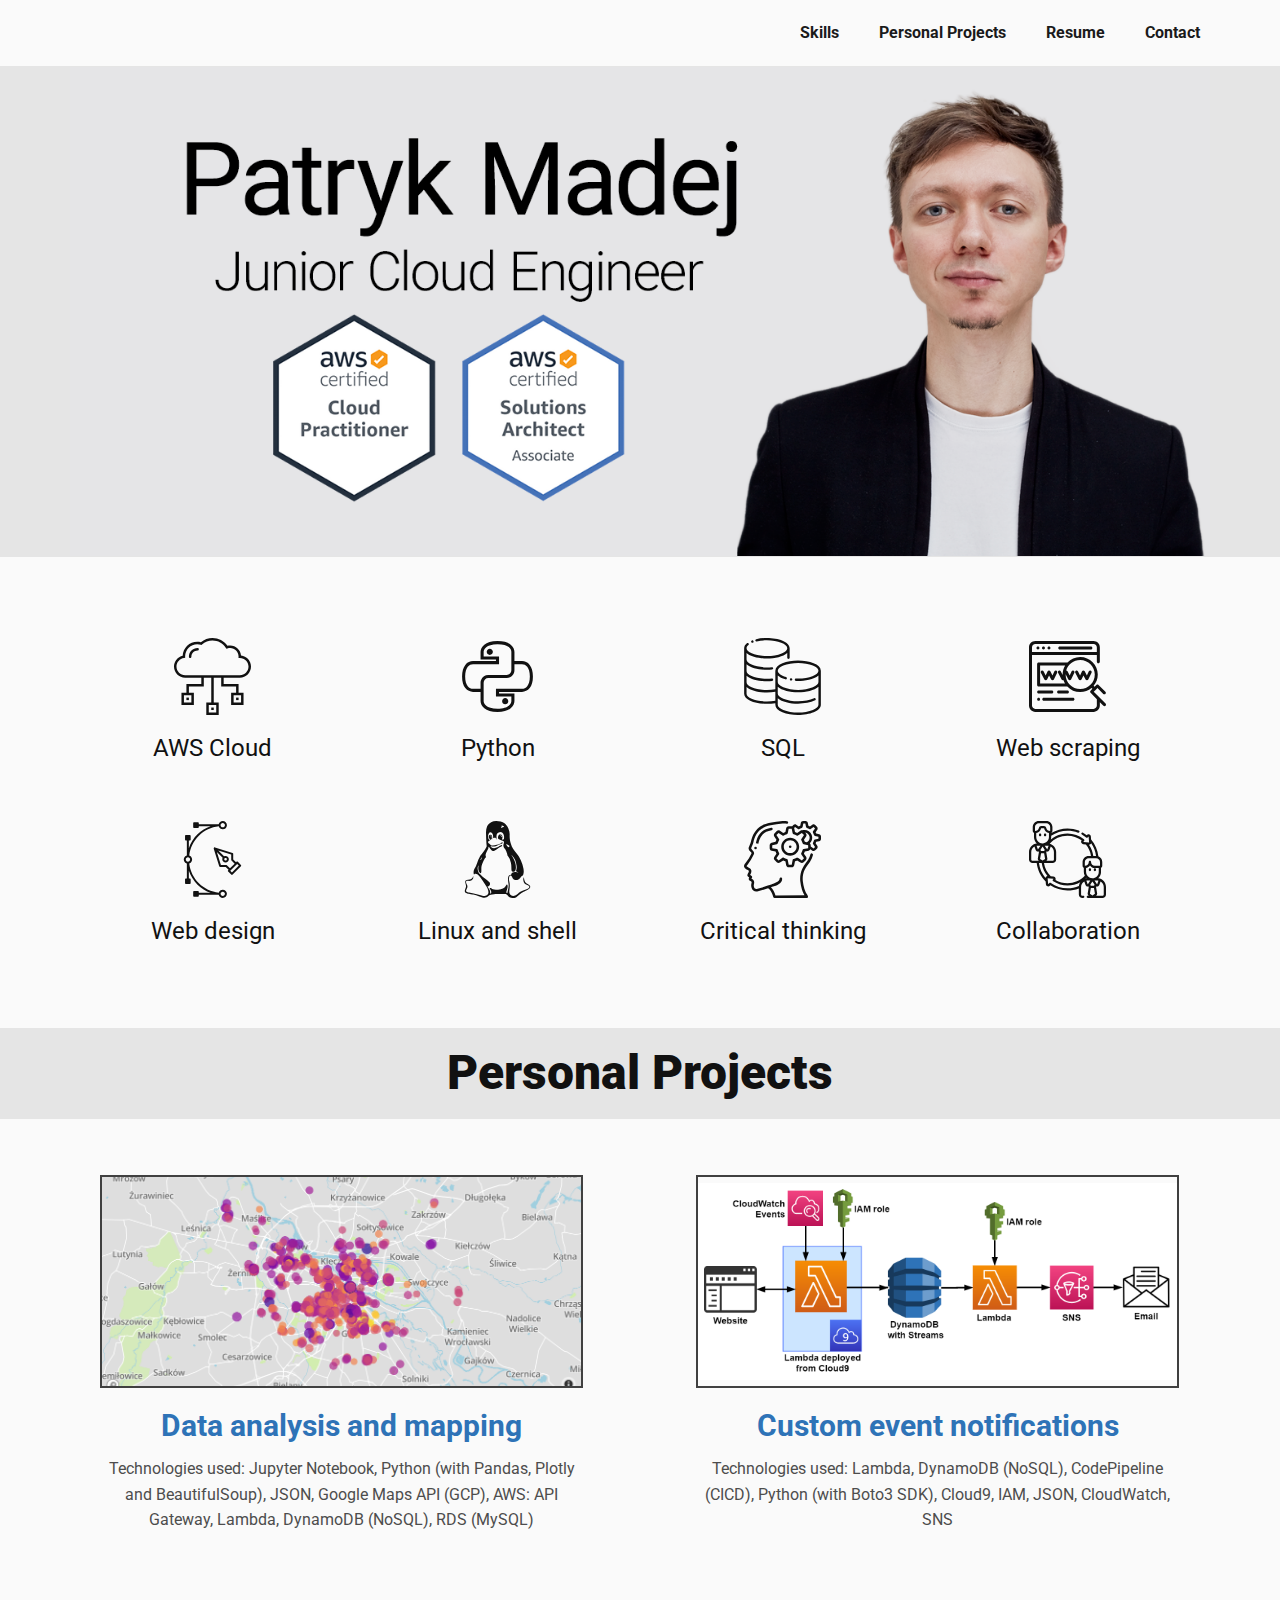
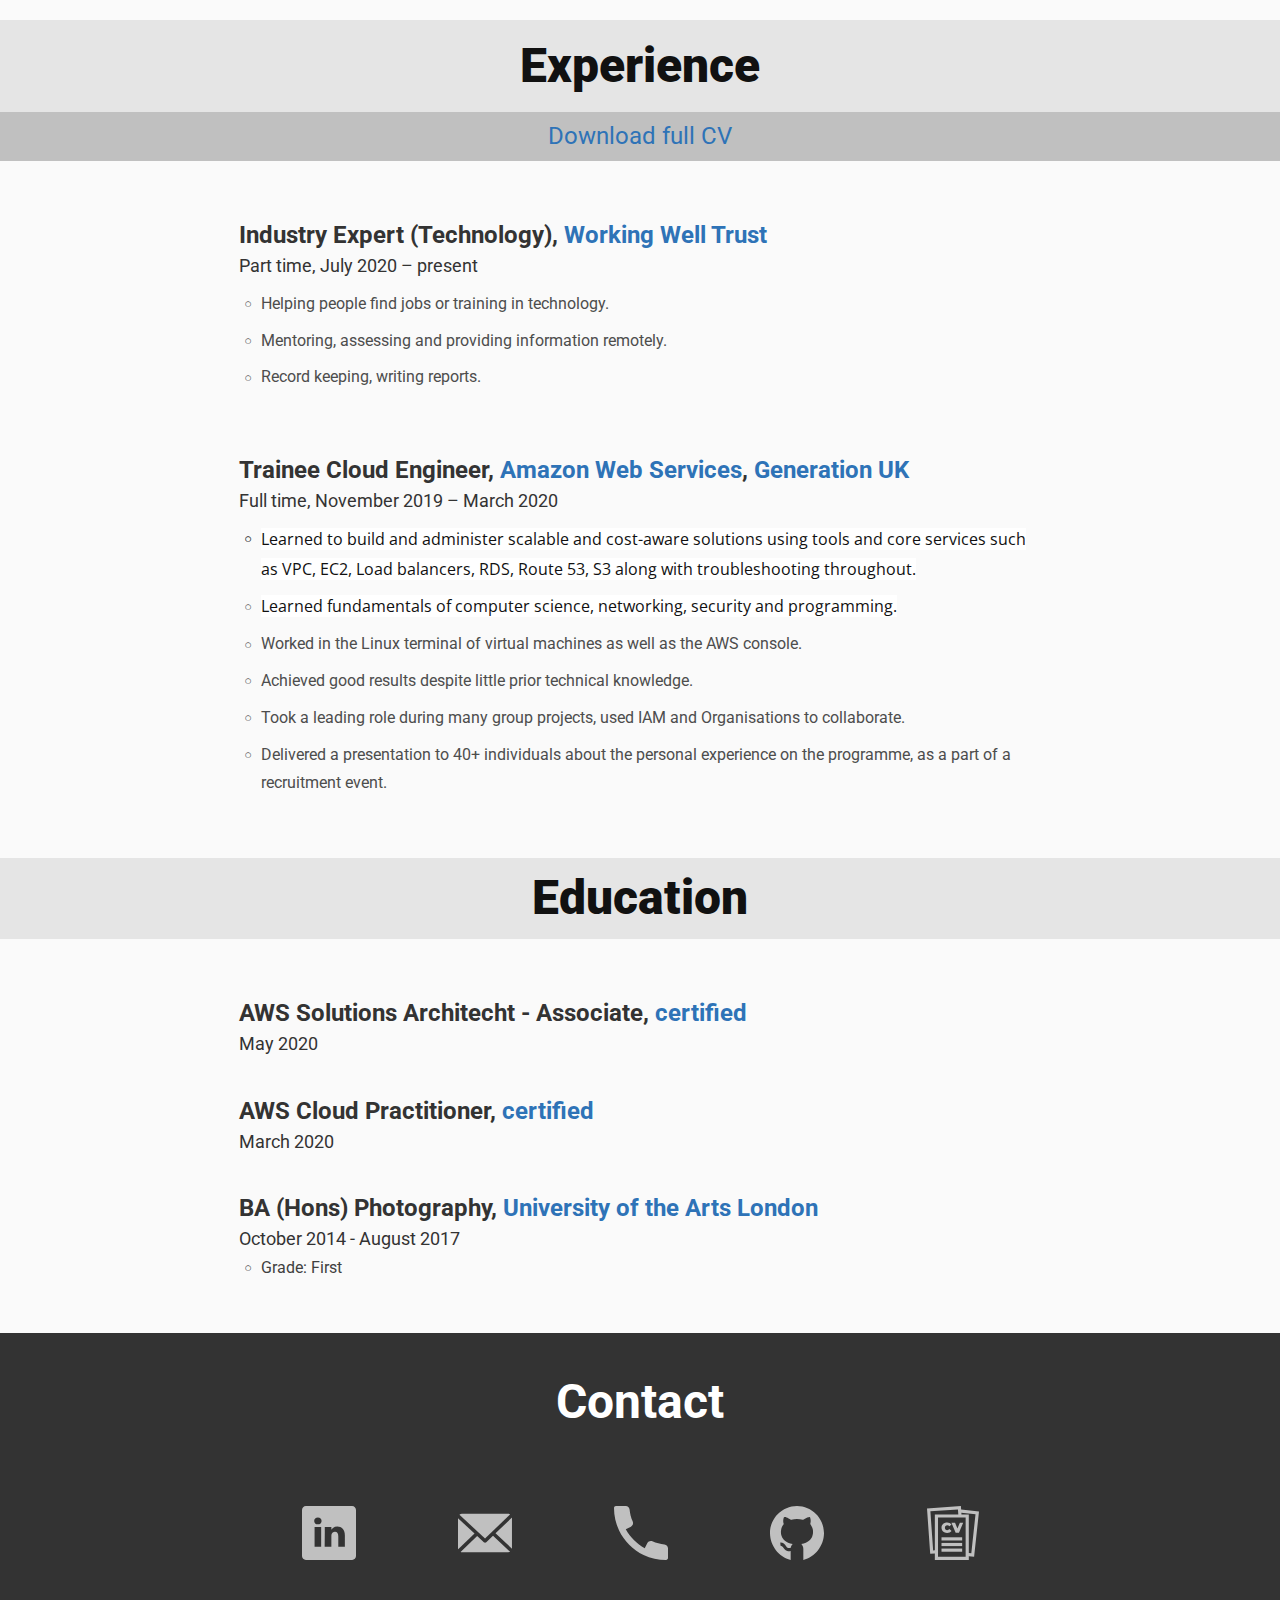
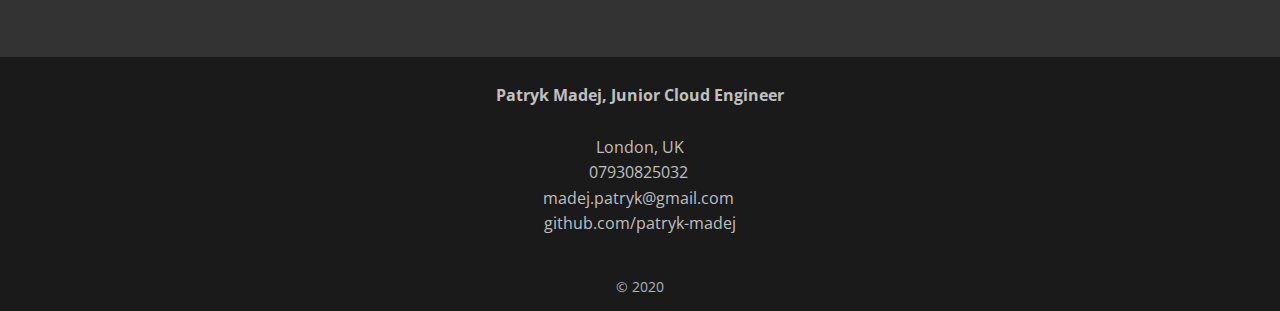
<file: index.html>
<!DOCTYPE html>
<html style="font-size: 16px;" lang="en-GB">
  <head>
    <meta name="viewport" content="width=device-width, initial-scale=1.0">
    <meta charset="utf-8">
    <meta name="keywords" content="Cloud, AWS, cloud computing, python, junior, engineer, data, career, web, technology">
    <meta name="description" content="Junior Cloud Engineer
Certified AWS Solutions Architech Associate">
    <meta name="page_type" content="np-template-header-footer-from-plugin">
    <title>Patryk Madej</title>
    <link rel="stylesheet" href="nicepage.css" media="screen">
<link rel="stylesheet" href="Patryk-Madej.css" media="screen">
    <script class="u-script" type="text/javascript" src="jquery.js" defer=""></script>
    <script class="u-script" type="text/javascript" src="nicepage.js" defer=""></script>
    <meta name="generator" content="Nicepage 2.22.0, nicepage.com">
    <link rel="icon" href="images/favicon.png">
    
    
    
    
    
    
    
    
    
    
    
    <link id="u-theme-google-font" rel="stylesheet" href="https://fonts.googleapis.com/css?family=Roboto:100,100i,300,300i,400,400i,500,500i,700,700i,900,900i|Open+Sans:300,300i,400,400i,600,600i,700,700i,800,800i">
    <link id="u-page-google-font" rel="stylesheet" href="https://fonts.googleapis.com/css?family=Roboto:100,100i,300,300i,400,400i,500,500i,700,700i,900,900i">
    <script type="application/ld+json">{
		"@context": "http://schema.org",
		"@type": "Organization",
		"name": "Patryk Madej - Cloud Engineer",
		"url": "index.html"
}</script>
    <meta property="og:title" content="Patryk Madej">
    <meta property="og:type" content="website">
    <meta property="og:description" content="Junior Cloud Engineer
Certified AWS Solutions Architech Associate">
    <meta name="theme-color" content="#478ac9">
    <link rel="canonical" href="index.html">
    <meta property="og:url" content="index.html">
  </head>
  <body data-home-page="Patryk-Madej.html" data-home-page-title="Patryk Madej" class="u-body u-custom-color-4"><header class="u-clearfix u-custom-color-4 u-header u-sticky u-header" id="sec-e8ed"><div class="u-clearfix u-sheet u-valign-middle-xs u-sheet-1">
        <nav class="u-align-left u-menu u-menu-one-level u-menu-open-right u-nav-spacing-25 u-offcanvas u-offcanvas-shift u-menu-1" data-responsive-from="XS">
          <div class="menu-collapse u-custom-font u-font-roboto" style="font-size: 1rem; letter-spacing: 0; font-weight: 700;">
            <a class="u-border-active-palette-1-base u-border-hover-palette-1-base u-border-no-left u-border-no-right u-border-no-top u-button-style u-custom-left-right-menu-spacing u-custom-padding-bottom u-custom-top-bottom-menu-spacing u-nav-link u-text-active-custom-color-1 u-text-black u-text-hover-custom-color-1" href="#" style="padding: 4px 0; font-size: calc(1em + 8px);">
              <svg class="u-svg-link" preserveAspectRatio="xMidYMin slice" viewBox="0 0 302 302" style=""><use xmlns:xlink="http://www.w3.org/1999/xlink" xlink:href="#svg-7b92"></use></svg>
              <svg xmlns="http://www.w3.org/2000/svg" xmlns:xlink="http://www.w3.org/1999/xlink" version="1.1" id="svg-7b92" x="0px" y="0px" viewBox="0 0 302 302" style="enable-background:new 0 0 302 302;" xml:space="preserve" class="u-svg-content"><g><rect y="36" width="302" height="30"></rect><rect y="236" width="302" height="30"></rect><rect y="136" width="302" height="30"></rect>
</g><g></g><g></g><g></g><g></g><g></g><g></g><g></g><g></g><g></g><g></g><g></g><g></g><g></g><g></g><g></g></svg>
            </a>
          </div>
          <div class="u-custom-menu u-nav-container">
            <ul class="u-custom-font u-font-roboto u-nav u-spacing-20 u-unstyled u-nav-1"><li class="u-nav-item"><a class="u-border-active-palette-1-base u-border-hover-palette-1-base u-button-style u-nav-link u-text-active-custom-color-1 u-text-grey-90 u-text-hover-custom-color-1" href="#sec-70bb" style="padding: 10px;">Skills</a>
</li><li class="u-nav-item"><a class="u-border-active-palette-1-base u-border-hover-palette-1-base u-button-style u-nav-link u-text-active-custom-color-1 u-text-grey-90 u-text-hover-custom-color-1" href="#carousel_2d79" style="padding: 10px;">Personal Projects</a>
</li><li class="u-nav-item"><a class="u-border-active-palette-1-base u-border-hover-palette-1-base u-button-style u-nav-link u-text-active-custom-color-1 u-text-grey-90 u-text-hover-custom-color-1" href="#carousel_4c79" style="padding: 10px;">Resume</a>
</li><li class="u-nav-item"><a class="u-border-active-palette-1-base u-border-hover-palette-1-base u-button-style u-nav-link u-text-active-custom-color-1 u-text-grey-90 u-text-hover-custom-color-1" href="#sec-5d81" style="padding: 10px;">Contact</a>
</li></ul>
          </div>
          <div class="u-custom-menu u-nav-container-collapse">
            <div class="u-align-center u-container-style u-grey-60 u-inner-container-layout u-sidenav">
              <div class="u-menu-close u-menu-close-1"></div>
              <ul class="u-align-left u-custom-font u-font-roboto u-nav u-popupmenu-items u-spacing-0 u-text-active-grey-10 u-unstyled u-nav-2"><li class="u-nav-item"><a class="u-button-style u-nav-link" href="#sec-70bb" style="padding: 10px;">Skills</a>
</li><li class="u-nav-item"><a class="u-button-style u-nav-link" href="#carousel_2d79" style="padding: 10px;">Personal Projects</a>
</li><li class="u-nav-item"><a class="u-button-style u-nav-link" href="#carousel_4c79" style="padding: 10px;">Resume</a>
</li><li class="u-nav-item"><a class="u-button-style u-nav-link" href="#sec-5d81" style="padding: 10px;">Contact</a>
</li></ul>
            </div>
            <div class="u-black u-menu-overlay u-opacity u-opacity-60"></div>
          </div>
        </nav>
      </div></header>
    <section class="skrollable u-align-center u-clearfix u-grey-10 u-section-1" id="sec-b45c">
      <div class="u-clearfix u-sheet u-valign-bottom-xs u-valign-middle-lg u-valign-middle-md u-valign-middle-sm u-valign-middle-xl u-sheet-1">
        <img class="u-expand-resize u-expanded-width-xl u-image u-image-1" src="images/header4.png" data-image-width="1398" data-image-height="600">
      </div>
    </section>
    <section class="u-align-center u-clearfix u-section-2" id="sec-70bb">
      <div class="u-expanded-width-sm u-expanded-width-xs u-list u-repeater u-list-1">
        <div class="u-align-center u-container-style u-list-item u-repeater-item">
          <div class="u-container-layout u-similar-container u-valign-middle-sm u-valign-middle-xs u-container-layout-1">
            <span class="u-icon u-icon-circle u-spacing-6 u-icon-1">
              <svg class="u-svg-link" preserveAspectRatio="xMidYMin slice" viewBox="0 0 508 508" style=""><use xmlns:xlink="http://www.w3.org/1999/xlink" xlink:href="#svg-a596"></use></svg>
              <svg xmlns="http://www.w3.org/2000/svg" xmlns:xlink="http://www.w3.org/1999/xlink" version="1.1" xml:space="preserve" class="u-svg-content" viewBox="0 0 508 508" x="0px" y="0px" id="svg-a596" style="enable-background:new 0 0 508 508;"><g><g><path d="M155.7,65.7c-31.6,0-57.4,25.7-57.4,57.4c0,4.5,3.7,8.2,8.2,8.2s8.2-3.7,8.2-8.2c0-22.6,18.4-41,41-41    c4.5,0,8.2-3.7,8.2-8.2S160.2,65.7,155.7,65.7z"></path>
</g>
</g><g><g><path d="M434.3,262.2c40.7,0,73.7-33.1,73.7-73.7c0-38-28.8-69.3-65.8-73.3c-2.9-36.9-33.9-66.1-71.6-66.1c-6,0-12,0.8-17.8,2.3    C330.1,19.1,293.6,0,254,0c-27.9,0-54.9,9.7-76.6,27.5c-7.8-2-15.7-3-23.8-3c-51.7,0-94,40.9-96.3,92.1    C24.2,124.1,0,153.8,0,188.5c0,40.7,33.1,73.7,73.7,73.7h106.5v41H81.9v57.4H49.2v81.9h81.9v-81.9H98.3v-41h98.3v-57.4h49.2v163.9    H213V508h82v-81.9h-32.8V262.2h49.2v57.4h98.3v41h-32.8v81.9h81.9v-81.9H426v-57.4h-98.3v-41H434.3z M114.7,376.9v49.2H65.5v-49.2    H114.7z M442.5,376.9v49.2h-49.2v-49.2H442.5z M278.6,442.4v49.2h-49.2v-49.2H278.6z M73.7,246v-0.2c-31.6,0-57.4-25.7-57.4-57.4    c0-28.9,21.6-53.3,50.2-56.9l7.4-0.9l-0.3-9.8c0-44.1,35.9-80,80-80c7.9,0,15.8,1.2,23.4,3.5l4.4,1.3l3.4-3    C204,25.7,228.6,16.4,254,16.4c36.1,0,69.1,18.3,88.4,49l3.5,5.6l6.2-2.2c6.1-2.2,12.3-3.2,18.5-3.2c30.6,0,55.4,24.9,55.4,56    l-0.4,9.6h8.6c31.6,0,57.4,25.7,57.4,57.4c0,31.7-25.7,57.4-57.4,57.4H73.7z"></path>
</g>
</g><g><g><rect x="81.9" y="393.3" width="16.4" height="16.4"></rect>
</g>
</g><g><g><rect x="245.8" y="458.8" width="16.4" height="16.4"></rect>
</g>
</g><g><g><rect x="409.7" y="393.3" width="16.4" height="16.4"></rect>
</g>
</g></svg>
            </span>
            <h4 class="u-align-center u-text u-text-default u-text-1">AWS Cloud</h4>
          </div>
        </div>
        <div class="u-align-center u-container-style u-list-item u-repeater-item">
          <div class="u-container-layout u-similar-container u-valign-middle-sm u-valign-middle-xs u-container-layout-2">
            <span class="u-icon u-icon-circle u-spacing-6 u-icon-2">
              <svg class="u-svg-link" preserveAspectRatio="xMidYMin slice" viewBox="0 0 50 50" style=""><use xmlns:xlink="http://www.w3.org/1999/xlink" xlink:href="#svg-d873"></use></svg>
              <svg xmlns="http://www.w3.org/2000/svg" xmlns:xlink="http://www.w3.org/1999/xlink" version="1.1" xml:space="preserve" class="u-svg-content" viewBox="0 0 50 50" id="svg-d873"><path d="M25 2c-4.059 0-6.813.969-8.563 2.375C14.688 5.781 14 7.59 14 9.094V14h10v1H9.094c-1.828 0-3.684.793-5 2.469C2.777 19.145 2 21.645 2 25c0 3.355.777 5.855 2.094 7.531C5.41 34.207 7.266 35 9.094 35H14v5.906c0 1.504.688 3.313 2.438 4.719C18.188 47.031 20.94 48 25 48c4.059 0 6.813-.969 8.563-2.375C35.313 44.219 36 42.41 36 40.906V36H26v-1h14.906c1.828 0 3.684-.793 5-2.469C47.223 30.855 48 28.355 48 25c0-3.355-.777-5.855-2.094-7.531-1.316-1.676-3.172-2.469-5-2.469H36V9.094c0-1.543-.684-3.356-2.438-4.75C31.81 2.949 29.056 2 25 2zm0 2c3.746 0 6.016.875 7.313 1.906C33.608 6.938 34 8.136 34 9.094V21a3 3 0 0 1-3 3H19c-2.059 0-3.832 1.27-4.594 3.063a4.804 4.804 0 0 0-.312.937A4.962 4.962 0 0 0 14 29v4H9.094c-1.27 0-2.446-.496-3.406-1.719C4.726 30.06 4 28.043 4 25c0-3.043.727-5.059 1.688-6.281C6.647 17.496 7.824 17 9.094 17H26v-5H16V9.094c0-.895.387-2.114 1.688-3.156C18.988 4.894 21.258 4 25 4zm-5 3c-1.102 0-2 .898-2 2 0 1.102.898 2 2 2 1.102 0 2-.898 2-2 0-1.102-.898-2-2-2zm16 10h4.906c1.27 0 2.446.496 3.407 1.719C45.273 19.94 46 21.957 46 25c0 3.043-.727 5.059-1.688 6.281-.96 1.223-2.136 1.719-3.406 1.719H24v5h10v2.906c0 .895-.387 2.114-1.688 3.157C31.012 45.105 28.742 46 25 46c-3.742 0-6.012-.895-7.313-1.938C16.387 43.02 16 41.801 16 40.907V29a3.01 3.01 0 0 1 3-3h12c2.746 0 5-2.254 5-5zm-6 22c-1.102 0-2 .898-2 2 0 1.102.898 2 2 2 1.102 0 2-.898 2-2 0-1.102-.898-2-2-2z" id="surface1"></path><metadata><rdf:rdf xmlns:rdf="http://www.w3.org/1999/02/22-rdf-syntax-ns#" xmlns:rdfs="http://www.w3.org/2000/01/rdf-schema#" xmlns:dc="http://purl.org/dc/elements/1.1/"><rdf:description about="https://iconscout.com/legal#licenses" dc:title="python" dc:description="python" dc:publisher="Iconscout" dc:date="2017-12-09" dc:format="image/svg+xml" dc:language="en"><dc:creator><rdf:bag><rdf:li>Icons8</rdf:li>
</rdf:bag>
</dc:creator>
</rdf:description>
</rdf:rdf>
</metadata></svg>
            </span>
            <h4 class="u-align-center u-text u-text-default u-text-2">Python</h4>
          </div>
        </div>
        <div class="u-align-center u-container-style u-list-item u-repeater-item">
          <div class="u-container-layout u-similar-container u-valign-middle-sm u-valign-middle-xs u-container-layout-3">
            <span class="u-icon u-icon-circle u-spacing-6 u-icon-3">
              <svg class="u-svg-link" preserveAspectRatio="xMidYMin slice" viewBox="0 0 510.989 510.989" style=""><use xmlns:xlink="http://www.w3.org/1999/xlink" xlink:href="#svg-6f8b"></use></svg>
              <svg xmlns="http://www.w3.org/2000/svg" xmlns:xlink="http://www.w3.org/1999/xlink" version="1.1" xml:space="preserve" class="u-svg-content" viewBox="0 0 510.989 510.989" id="svg-6f8b"><path d="m55.197 31.764c5.758 0 10.015-5.541 7.958-11.002-1.557-4.134-6.17-6.222-10.306-4.668-9.281 3.548-6.191 15.67 2.348 15.67z"></path><path d="m311.261 282.192c5.25.764 8.889-2.664 9.481-6.692.643-4.371-2.38-8.437-6.751-9.079-5.287-.759-8.886 2.688-9.477 6.689-.644 4.371 2.376 8.437 6.747 9.082z"></path><path d="m509.966 216.751c-1.835-61.904-163.84-86.809-255.174-48.639-29.657 12.396-46.209 29.637-46.772 48.639-.042.633-.027 26.344-.027 124.046-90.939 16.742-191-11.777-191-46.867v-44.128c37.69 33.807 118.841 40.02 169.596 34.879 4.396-.444 7.599-4.369 7.154-8.765-.446-4.396-4.377-7.609-8.765-7.153-86.131 8.719-167.984-18.642-167.984-50.127v-44.129c37.087 33.269 116.875 40.219 169.596 34.88 4.396-.444 7.599-4.369 7.154-8.765-.446-4.396-4.377-7.607-8.765-7.153-86.13 8.716-167.984-18.629-167.984-50.128v-44.422c54.237 48.65 215.763 48.65 270 0v32.599c0 4.418 3.582 8 8 8s8-3.582 8-8c0-7.235 0-56.55 0-63.765 0-54.901-126.833-82.105-221.914-60.129-4.305.995-6.988 5.292-5.993 9.597s5.291 6.985 9.596 5.993c127.531-29.485 272.022 34.831 165.342 79.418-106.331 44.437-280.759-5.628-220.775-55.522 3.397-2.825 3.86-7.869 1.035-11.267-2.826-3.396-7.87-3.859-11.267-1.034-11.792 9.809-18.026 21.201-18.026 32.944v301.471c0 52.884 115.826 78.932 207 63.113v10.887c0 19.398 16.62 37.028 46.799 49.642 91.991 38.445 255.201 12.848 255.201-49.642 0-4.719.015-225.841-.027-226.473zm-249.004-33.877c53.926-22.536 142.146-22.533 196.063 0 90.668 37.894.286 90.927-111.71 86.367-4.409-.191-8.139 3.253-8.318 7.668-.18 4.414 3.253 8.139 7.668 8.318 46.726 1.902 115.714-6.157 149.329-36.309v43.717c0 12.347-13.475 25.06-36.969 34.879-53.926 22.536-142.146 22.533-196.063 0-23.494-9.819-36.969-22.532-36.969-34.879v-43.68c11.378 10.2 28.544 18.923 50.639 25.41 4.24 1.241 8.685-1.184 9.93-5.422 1.245-4.239-1.183-8.686-5.422-9.93-60.579-17.785-77.547-51.325-18.178-76.139zm-243.969 186.35v-44.128c38.927 34.917 128.24 42.836 191 31.948v59.048c-90.939 16.741-191-11.778-191-46.868zm440.032 108.879c-53.926 22.536-142.146 22.533-196.063 0-23.494-9.819-36.969-22.532-36.969-34.879 0-5.271 0-44.004 0-44.128 47.564 42.665 178.938 48.609 247.798 14.569 3.96-1.958 5.584-6.757 3.626-10.717-1.958-3.962-6.757-5.584-10.717-3.627-51.323 25.373-146.003 27.617-203.739 3.488-23.494-9.819-36.969-22.532-36.969-34.879 0-76.282 0-12.348 0-44.128 54.113 48.539 215.454 48.927 270 0v119.422c.001 12.346-13.473 25.059-36.967 34.879z"></path></svg>
            </span>
            <h4 class="u-align-center u-text u-text-default u-text-3">SQL</h4>
          </div>
        </div>
        <div class="u-align-center u-container-style u-list-item u-repeater-item">
          <div class="u-container-layout u-similar-container u-valign-middle-sm u-valign-middle-xs u-container-layout-3">
            <span class="u-icon u-icon-circle u-spacing-6 u-icon-3">
              <svg class="u-svg-link" preserveAspectRatio="xMidYMin slice" viewBox="0 0 512 512" style=""><use xmlns:xlink="http://www.w3.org/1999/xlink" xlink:href="#svg-d974"></use></svg>
              <svg xmlns="http://www.w3.org/2000/svg" xmlns:xlink="http://www.w3.org/1999/xlink" version="1.1" xml:space="preserve" class="u-svg-content" viewBox="0 0 512 512" x="0px" y="0px" id="svg-d974" style="enable-background:new 0 0 512 512;"><g><g><path d="M411.612,56.377H204.438c-5.512,0-9.981,4.47-9.981,9.981c0,5.512,4.47,9.981,9.981,9.981h207.174    c5.512,0,9.981-4.47,9.981-9.981C421.593,60.847,417.123,56.377,411.612,56.377z"></path>
</g>
</g><g><g><path d="M103.234,59.302c-1.857-1.857-4.431-2.924-7.057-2.924c-2.625,0-5.2,1.067-7.056,2.924    c-1.857,1.857-2.925,4.422-2.925,7.057c0,2.625,1.068,5.2,2.925,7.056c1.855,1.857,4.431,2.925,7.056,2.925    c2.626,0,5.2-1.068,7.057-2.925c1.857-1.855,2.924-4.431,2.924-7.056C106.158,63.733,105.091,61.158,103.234,59.302z"></path>
</g>
</g><g><g><path d="M66.553,59.302c-1.857-1.857-4.431-2.924-7.057-2.924c-2.625,0-5.2,1.067-7.056,2.924    c-1.857,1.857-2.925,4.432-2.925,7.057c0,2.625,1.068,5.2,2.925,7.056c1.855,1.857,4.431,2.925,7.056,2.925    c2.626,0,5.2-1.068,7.057-2.925c1.857-1.855,2.924-4.431,2.924-7.056C69.478,63.733,68.411,61.158,66.553,59.302z"></path>
</g>
</g><g><g><path d="M139.915,59.302c-1.866-1.857-4.431-2.924-7.067-2.924c-2.625,0-5.19,1.067-7.056,2.924    c-1.856,1.857-2.925,4.432-2.925,7.057c0,2.625,1.068,5.2,2.925,7.056c1.865,1.857,4.431,2.925,7.056,2.925    c2.636,0,5.2-1.068,7.067-2.925c1.857-1.855,2.914-4.431,2.914-7.056C142.83,63.733,141.772,61.158,139.915,59.302z"></path>
</g>
</g><g><g><path d="M509.077,436.161l-78.575-78.574l12.327-12.327c0.003-0.003,0.007-0.006,0.01-0.009s0.006-0.007,0.009-0.01l12.324-12.324    l38.817,38.818c3.899,3.897,10.217,3.897,14.116,0c3.898-3.898,3.898-10.218,0-14.116l-45.874-45.874    c-3.897-3.896-10.215-3.898-14.116,0l-12.334,12.333l-5.975-5.975c17.162-20.347,27.521-46.61,27.521-75.25    c0-64.451-52.435-116.886-116.886-116.886c-33.204,0-63.219,13.918-84.517,36.225c-0.094-0.003-0.185-0.014-0.279-0.014H63.879    c-5.512,0-9.981,4.47-9.981,9.981v139.736c0,5.512,4.47,9.981,9.981,9.981h190.515c21.38,23.261,52.038,37.864,86.046,37.864    c28.64,0,54.901-10.36,75.25-27.521l5.975,5.975l-12.337,12.337c-1.871,1.871-2.923,4.411-2.923,7.058    c0,2.647,1.052,5.185,2.923,7.058l41.819,41.819v43.169c0,12.108-9.85,21.958-21.958,21.958H41.921    c-12.108,0-21.958-9.85-21.958-21.958V112.266c0.037,0,0.073,0.006,0.109,0.006h431.076v44.988c0,5.512,4.47,9.981,9.981,9.981    s9.981-4.47,9.981-9.981V62.366c0-23.115-18.805-41.921-41.921-41.921H41.921C18.805,20.445,0,39.251,0,62.366v387.268    c0,23.115,18.805,41.921,41.921,41.921h387.268c23.115,0,41.921-18.805,41.921-41.921v-23.208l23.851,23.851    c1.949,1.948,4.503,2.923,7.058,2.923s5.108-0.975,7.058-2.923C512.974,446.379,512.974,440.059,509.077,436.161z     M223.592,245.891l-12.578-24.297c-2.534-4.896-8.559-6.809-13.454-4.275c-4.895,2.534-6.809,8.557-4.275,13.454l23.438,45.275    c1.775,3.429,5.261,5.394,8.872,5.394c1.406,0,2.829-0.314,4.179-0.94c2.561,7.509,5.872,14.673,9.834,21.411H73.86V182.139    h166.733c-10.807,17.707-17.04,38.495-17.04,60.713C223.553,243.869,223.566,244.882,223.592,245.891z M340.44,339.775    c-53.443,0-96.924-43.479-96.924-96.923c0-0.761,0.011-1.519,0.029-2.276l18.361,35.47c1.717,3.317,5.137,5.393,8.863,5.393    c0.05,0,0.101,0,0.15-0.001c3.784-0.057,7.21-2.248,8.848-5.659l21.745-45.275c2.386-4.97,0.292-10.931-4.677-13.319    c-4.965-2.385-10.931-0.292-13.319,4.677l-13.081,27.239l-14.239-27.506c-1.789-3.455-5.316-5.416-8.956-5.386    c11.604-40.53,48.992-70.281,93.2-70.281c53.444,0,96.924,43.481,96.924,96.924C437.364,296.295,393.883,339.775,340.44,339.775z     M19.962,62.366c0-12.108,9.85-21.958,21.958-21.958h387.268c12.108,0,21.958,9.85,21.958,21.958v29.943H20.071    c-0.037,0-0.073,0.005-0.109,0.006V62.366z"></path>
</g>
</g><g><g><path d="M182.476,217.185c-4.965-2.384-10.931-0.292-13.319,4.677l-13.081,27.238l-14.239-27.506    c-1.739-3.362-5.215-5.46-9.013-5.392c-3.784,0.057-7.21,2.248-8.848,5.659l-13.081,27.238l-14.239-27.506    c-2.534-4.897-8.561-6.81-13.453-4.276c-4.896,2.534-6.81,8.557-4.276,13.453l23.437,45.275c1.74,3.362,5.242,5.45,9.013,5.392    c3.784-0.057,7.21-2.248,8.848-5.659l13.081-27.239l14.239,27.506c1.717,3.317,5.137,5.393,8.863,5.393c0.05,0,0.101,0,0.15-0.001    c3.784-0.057,7.21-2.248,8.848-5.659l21.745-45.275C189.539,225.535,187.446,219.573,182.476,217.185z"></path>
</g>
</g><g><g><path d="M411.197,217.185c-4.97-2.384-10.931-0.292-13.319,4.677l-13.081,27.238l-14.239-27.507    c-1.739-3.36-5.258-5.437-9.013-5.391c-3.784,0.057-7.21,2.248-8.848,5.659l-13.081,27.239l-14.239-27.507    c-2.534-4.894-8.555-6.809-13.454-4.275c-4.895,2.534-6.809,8.557-4.275,13.454l23.438,45.275    c1.717,3.315,5.137,5.392,8.863,5.392c0.051,0,0.101,0,0.15-0.001c3.784-0.057,7.21-2.248,8.848-5.659l13.081-27.238    l14.239,27.507c1.717,3.315,5.137,5.392,8.863,5.392c0.051,0,0.101,0,0.15-0.001c3.784-0.057,7.21-2.248,8.848-5.659    l21.744-45.275C418.259,225.535,416.165,219.573,411.197,217.185z"></path>
</g>
</g><g><g><path d="M70.935,400.656c-1.855-1.866-4.431-2.924-7.056-2.924c-2.625,0-5.2,1.058-7.057,2.924    c-1.857,1.857-2.924,4.432-2.924,7.057c0,2.625,1.067,5.2,2.924,7.056c1.857,1.857,4.432,2.925,7.057,2.925    c2.625,0,5.2-1.068,7.056-2.925c1.857-1.855,2.925-4.431,2.925-7.056C73.86,405.088,72.792,402.513,70.935,400.656z"></path>
</g>
</g><g><g><path d="M292.515,397.742H98.147c-5.512,0-9.981,4.469-9.981,9.981c0,5.512,4.47,9.981,9.981,9.981h194.367    c5.512,0,9.981-4.47,9.981-9.981C302.496,402.211,298.027,397.742,292.515,397.742z"></path>
</g>
</g><g><g><path d="M255.517,349.827h-58.889c-5.512,0-9.981,4.47-9.981,9.981c0,5.512,4.47,9.981,9.981,9.981h58.889    c5.512,0,9.981-4.47,9.981-9.981C265.498,354.297,261.029,349.827,255.517,349.827z"></path>
</g>
</g><g><g><path d="M151.804,349.827H63.879c-5.512,0-9.981,4.47-9.981,9.981c0,5.512,4.47,9.981,9.981,9.981h87.925    c5.512,0,9.981-4.47,9.981-9.981C161.785,354.297,157.316,349.827,151.804,349.827z"></path>
</g>
</g></svg>
            </span>
            <h4 class="u-align-center u-text u-text-default u-text-3">Web scraping<br>
            </h4>
          </div>
        </div>
        <div class="u-align-center u-container-style u-list-item u-repeater-item">
          <div class="u-container-layout u-similar-container u-valign-middle-sm u-valign-middle-xs u-container-layout-3">
            <span class="u-icon u-icon-circle u-spacing-6 u-icon-3">
              <svg class="u-svg-link" preserveAspectRatio="xMidYMin slice" viewBox="0 0 423.748 423.748" style=""><use xmlns:xlink="http://www.w3.org/1999/xlink" xlink:href="#svg-e03a"></use></svg>
              <svg xmlns="http://www.w3.org/2000/svg" xmlns:xlink="http://www.w3.org/1999/xlink" version="1.1" xml:space="preserve" class="u-svg-content" viewBox="0 0 423.748 423.748" x="0px" y="0px" id="svg-e03a" style="enable-background:new 0 0 423.748 423.748;"><g><path d="M368.375,241.615l-16.904-16.904c-1.031-1.031-2.43-1.611-3.889-1.611s-2.857,0.58-3.889,1.611l-2.217,2.217   l-15.609-15.609v-30.525c0-2.404-1.561-4.529-3.854-5.248l-96.487-30.25c-1.955-0.612-4.087-0.089-5.534,1.359   c-1.448,1.448-1.972,3.581-1.359,5.535l30.249,96.488c0.719,2.293,2.845,3.854,5.248,3.854h30.525l15.609,15.609l-2.217,2.217   c-1.032,1.032-1.611,2.431-1.611,3.889c0,1.459,0.579,2.858,1.611,3.889l16.904,16.904c1.073,1.074,2.481,1.611,3.889,1.611   s2.815-0.537,3.889-1.611l45.646-45.646C370.524,247.245,370.524,243.763,368.375,241.615z M286.933,241.532h-28.764l-22.34-71.261   l31.846,31.847c-1.324,2.55-2.034,5.395-2.034,8.351c0,4.852,1.89,9.413,5.32,12.843c3.541,3.541,8.192,5.312,12.844,5.312   c4.65,0,9.302-1.771,12.843-5.312c7.082-7.082,7.082-18.604,0-25.687c-5.726-5.727-14.354-6.817-21.192-3.283l-31.85-31.851   l71.262,22.341v28.764c0,1.458,0.579,2.858,1.611,3.889l17.22,17.219l-25.657,25.657l-17.22-17.22   C289.79,242.111,288.392,241.532,286.933,241.532z M283.804,203.309c1.835,0,3.669,0.698,5.066,2.095   c2.792,2.793,2.792,7.337,0,10.13c-2.794,2.792-7.336,2.793-10.132,0c-2.792-2.793-2.792-7.337,0-10.13   C280.136,204.007,281.97,203.309,283.804,203.309z M318.84,283.372l-9.126-9.125l37.868-37.869l9.126,9.126L318.84,283.372z"></path><path d="M268.321,377.811c-10.378,0-19.166,6.92-22.003,16.387c-41.11-4.372-79.77-22.673-109.335-51.879   C107.434,313.13,88.66,274.73,83.768,233.724c9.232-2.979,15.931-11.651,15.931-21.861S93,192.981,83.768,190.001   c4.891-41.006,23.666-79.406,53.215-108.595c29.564-29.204,68.221-47.505,109.329-51.878c2.83,9.478,11.623,16.409,22.009,16.409   c12.665,0,22.969-10.304,22.969-22.969S280.986,0,268.321,0c-10.77,0-19.828,7.453-22.299,17.471H136.521v-4.473   c0-3.038-2.462-5.5-5.5-5.5h-19.94c-3.038,0-5.5,2.462-5.5,5.5v19.94c0,3.038,2.462,5.5,5.5,5.5h19.94c3.038,0,5.5-2.462,5.5-5.5   v-4.468h64.906c-26.884,9.456-51.607,24.792-72.175,45.11c-21.664,21.4-37.86,47.476-47.508,75.906v-41.732h4.467   c3.038,0,5.5-2.462,5.5-5.5v-19.94c0-3.038-2.462-5.5-5.5-5.5h-19.94c-3.038,0-5.5,2.462-5.5,5.5v19.94c0,3.038,2.462,5.5,5.5,5.5   h4.473v81.936c-9.771,2.641-16.982,11.578-16.982,22.172s7.212,19.531,16.982,22.172v81.936h-4.473c-3.038,0-5.5,2.462-5.5,5.5   v19.94c0,3.038,2.462,5.5,5.5,5.5h19.94c3.038,0,5.5-2.462,5.5-5.5v-19.94c0-3.038-2.462-5.5-5.5-5.5h-4.467v-41.733   c9.649,28.43,25.844,54.506,47.508,75.906c20.588,20.338,45.341,35.684,72.256,45.138h-64.987v-4.473c0-3.038-2.462-5.5-5.5-5.5   h-19.94c-3.038,0-5.5,2.462-5.5,5.5v19.94c0,3.038,2.462,5.5,5.5,5.5h19.94c3.038,0,5.5-2.462,5.5-5.5v-4.468h109.502   c2.472,10.016,11.529,17.466,22.298,17.466c12.665,0,22.969-10.304,22.969-22.969S280.986,377.811,268.321,377.811z M268.321,11   c6.6,0,11.969,5.369,11.969,11.969s-5.369,11.969-11.969,11.969s-11.969-5.369-11.969-11.969S261.721,11,268.321,11z    M64.761,211.863c0-6.6,5.369-11.969,11.969-11.969s11.969,5.369,11.969,11.969s-5.369,11.969-11.969,11.969   S64.761,218.462,64.761,211.863z M268.321,412.748c-6.6,0-11.969-5.369-11.969-11.969s5.369-11.969,11.969-11.969   s11.969,5.369,11.969,11.969S274.92,412.748,268.321,412.748z"></path>
</g></svg>
            </span>
            <h4 class="u-align-center u-text u-text-3">Web design</h4>
          </div>
        </div>
        <div class="u-align-center u-container-style u-list-item u-repeater-item">
          <div class="u-container-layout u-similar-container u-valign-middle-sm u-valign-middle-xs u-container-layout-3">
            <span class="u-icon u-icon-circle u-spacing-6 u-icon-3">
              <svg class="u-svg-link" preserveAspectRatio="xMidYMin slice" viewBox="0 0 573.224 573.224" style=""><use xmlns:xlink="http://www.w3.org/1999/xlink" xlink:href="#svg-5daa"></use></svg>
              <svg xmlns="http://www.w3.org/2000/svg" xmlns:xlink="http://www.w3.org/1999/xlink" version="1.1" xml:space="preserve" class="u-svg-content" viewBox="0 0 573.224 573.224" x="0px" y="0px" id="svg-5daa" style="enable-background:new 0 0 573.224 573.224;"><g><g><path d="M243.684,136.265c0,1.285,0.526,1.824,1.597,1.597c0.851,0,1.763-0.998,2.717-3.036c0.961-2.013,2.607-3.133,4.957-3.36    c-1.071,0-2.136,0-3.201,0C245.709,132.121,243.684,133.719,243.684,136.265z"></path><path d="M271.512,132.434c2.129-0.637,3.996-0.166,5.6,1.438s2.821,2.301,3.678,2.087c1.279-0.636,1.597-1.597,0.961-2.889    C280.037,130.31,276.628,130.096,271.512,132.434z"></path><path d="M516.207,472.124c-0.636-0.41-2.398-1.438-5.275-3.035c-2.876-1.598-5.171-2.975-6.879-4.162    c-1.707-1.163-3.947-3.201-6.72-6.071c-2.771-2.876-4.957-5.924-6.554-9.118c-1.598-3.201-3.152-7.51-4.64-12.944    c-1.493-5.446-2.35-11.456-2.558-18.078c-2.987,2.564-4.64,7.632-4.957,15.196c-0.318,7.582,1.278,15.306,4.798,23.188    c3.519,7.895,8.794,13.017,15.832,15.354c6.824,2.351,12.313,4.859,16.476,7.521c4.161,2.662,6.823,5.698,7.998,9.107    c1.169,3.408-0.802,7.086-5.918,11.034c-5.116,3.947-13.329,7.846-24.627,11.683c-15.569,5.324-26.604,9.859-33.108,13.593    c-6.506,3.721-16.047,10.808-28.63,21.267c-8.531,7.032-17.595,10.82-27.191,11.359c-9.596,0.526-17.381-2.987-23.348-10.558    c-5.973-7.57-7.889-18.292-5.759-32.148c4.045-26.64,3.941-47.43-0.318-62.375c-3.415-11.72-4.161-22.068-2.24-31.022    c1.922-8.959,4.902-14.167,8.954-15.667c4.045-1.487,8.421,1.714,13.115,9.597c0.429,1.064,1.383,3.146,2.876,6.236    c1.487,3.097,2.718,5.275,3.679,6.561c0.961,1.272,2.398,2.938,4.32,4.957c1.922,2.025,4.321,3.464,7.197,4.309    c2.876,0.862,6.236,1.389,10.073,1.598c7.246,0.226,13.752-1.273,19.511-4.475c5.759-3.2,10.073-6.774,12.956-10.722    c2.876-3.936,5.759-7.724,8.636-11.358c2.876-3.611,5.385-5.649,7.515-6.071c2.345-0.423,4.48-2.772,6.396-7.032    c1.916-4.26,3.195-10.184,3.838-17.754c0.636-7.57,0.104-16.567-1.598-27.026c-3.201-18.556-9.547-38.923-19.033-61.102    c-9.492-22.167-20.104-39.548-31.824-52.143c-21.107-22.393-35.294-45.631-42.54-69.719c-7.467-25.379-10.667-48.195-9.596-68.458    c1.064-14.492-2.081-30.227-9.438-47.179S350.515,26.563,338.36,17.61c-7.675-5.759-17.167-10.184-28.471-13.28    c-11.304-3.084-22.607-4.523-33.904-4.309c-13.862,0-24.952,2.234-33.269,6.708c-17.062,9.186-28.36,20.318-33.905,33.434    c-5.545,13.109-8.103,29.26-7.674,48.452c0.851,42.222,2.558,75.282,5.116,99.156c-2.993,11.096-16.212,31.885-39.664,62.375    c-4.266,4.271-8.427,10.019-12.473,17.271c-4.052,7.258-7.252,13.758-9.596,19.517c-2.35,5.759-5.49,14.07-9.437,24.951    c-3.948,10.869-6.775,18.556-8.476,23.029c-1.494,3.838-3.837,8.323-7.038,13.434c-3.201,5.123-5.759,10.135-7.675,15.031    c-1.921,4.908-2.993,10.459-3.201,16.64c-0.214,4.7,0,8.746,0.637,12.143c0.851,5.122,2.448,6.72,4.798,4.798    c9.596-7.246,21.641-2.975,36.145,12.797c10.232,11.096,28.25,36.897,54.058,77.418c2.13,3.623,4.266,7.51,6.396,11.671    c2.13,4.162,4.162,9.694,6.077,16.628c1.916,6.935,2.717,13.171,2.399,18.715c-0.318,5.533-2.772,10.661-7.356,15.355    c-4.59,4.688-11.469,7.675-20.631,8.947c-4.908,0.648-10.826,0.215-17.754-1.272c-6.934-1.5-15.729-3.947-26.39-7.362    c-10.667-3.409-18.549-5.76-23.672-7.032c-7.466-1.714-18.072-3.898-31.824-6.561c-13.758-2.662-22.766-4.633-27.032-5.912    c-7.252-1.922-11.194-4.7-11.836-8.323c-0.643-2.986,0.851-8.109,4.48-15.355c3.623-7.258,5.435-12.472,5.435-15.667    c0.208-2.338,0.104-4.688-0.318-7.031c-0.428-2.351-0.912-4.162-1.438-5.447c-0.533-1.272-1.438-3.2-2.717-5.747    c-1.279-2.563-2.136-4.485-2.558-5.759c-3.837-8.959-4.376-15.03-1.598-18.231c1.922-2.772,6.5-3.85,13.758-3.2    c10.875,1.064,19.719-0.539,26.549-4.798c11.297-7.045,14.712-18.342,10.232-33.911c0,7.258-1.279,12.692-3.837,16.315    c-2.559,3.623-7.038,7.344-13.434,11.193c-3.629,2.137-10.024,3.409-19.192,3.838c-9.174,0.422-15.245,1.909-18.231,4.474    c-2.136,1.922-3.25,4.798-3.36,8.635c-0.11,3.85,0.374,7.748,1.438,11.684c1.065,3.947,2.13,8.47,3.201,13.593    c1.064,5.109,1.487,9.382,1.279,12.797c-0.214,2.338-2.136,8.157-5.759,17.43c-3.629,9.271-4.376,16.371-2.24,21.267    c1.065,2.351,2.876,4.425,5.435,6.249c2.559,1.799,6.126,3.348,10.716,4.633c4.584,1.272,8.794,2.289,12.632,3.035    c3.837,0.734,9.167,1.701,15.991,2.877c6.824,1.175,12.259,2.185,16.316,3.047c13.642,2.761,29.211,7.351,46.702,13.746    c17.479,6.396,29.321,9.694,35.508,9.92c5.967,0.215,11.671-1.021,17.112-3.672c5.44-2.674,10.073-5.71,13.911-9.118    c3.837-3.421,9.541-6.622,17.112-9.597c7.564-2.986,16.046-4.584,25.428-4.798c4.266-0.227,10.447-0.478,18.55-0.802    s14.18-0.478,18.232-0.478c18.335,0,32.197,0.099,41.585,0.312c6.396,0.214,11.407,1.224,15.03,3.035s5.968,3.898,7.038,6.249    c1.065,2.338,2.821,5.049,5.282,8.146c2.447,3.097,5.6,5.6,9.437,7.521c8.104,3.837,17.595,5.373,28.471,4.633    c10.875-0.747,18.121-2.821,21.75-6.236c5.967-5.759,14.021-12.583,24.149-20.465c10.123-7.896,19.241-13.868,27.351-17.92    c1.701-0.862,4.584-2.233,8.636-4.161c4.045-1.91,7.46-3.574,10.232-4.964c2.772-1.389,6.126-3.146,10.073-5.275    c3.941-2.136,7.143-4.112,9.597-5.924c2.447-1.812,4.957-3.898,7.515-6.236c2.559-2.351,4.211-4.7,4.958-7.032    c0.746-2.35,1.01-4.736,0.795-7.197c-0.214-2.447-1.493-5.012-3.837-7.674C523.778,477.313,520.473,474.688,516.207,472.124z     M354.676,170.818c0.643-0.41,1.065-0.575,1.279-0.477c0.208,0.11,0.637,0.539,1.279,1.273c0.643,0.747,1.224,1.438,1.763,2.087    c0.526,0.636,1.279,1.499,2.24,2.546c0.96,1.077,1.97,1.921,3.041,2.564c1.279,0.863,2.821,1.438,4.639,1.763    c1.812,0.324,3.201,0.863,4.156,1.597c0.961,0.747,1.652,1.977,2.08,3.672c0.423,2.35,0.05,4.486-1.119,6.395    c-1.176,1.922-2.718,2.785-4.64,2.564c-3.837-0.851-7.999-4.21-12.473-10.074C352.448,178.866,351.689,174.239,354.676,170.818z     M315.013,46.558c1.064-1.389,1.701-2.497,1.915-3.36c0.423-1.285,0.478-2.613,0.159-3.997c-0.318-1.383-0.214-2.772,0.318-4.162    c0.532-1.377,1.763-2.172,3.679-2.399c1.921,0,4.479,1.597,7.674,4.798c0.637,0.422,1.652,1.077,3.042,1.922    c1.383,0.851,2.344,1.597,2.876,2.234c0.533,0.636,0.802,1.175,0.802,1.597c-0.428,1.065-1.389,1.812-2.876,2.234    c-1.493,0.422-3.097,0.636-4.798,0.636c-1.708,0-2.669,0.11-2.877,0.325c-1.707,0.636-3.311,1.597-4.798,2.876    c-1.493,1.285-2.668,2.233-3.52,2.889c-0.856,0.636-1.707,0.636-2.558,0c-0.856-1.285-1.175-2.185-0.961-2.724    C313.305,48.901,313.947,47.94,315.013,46.558z M160.201,285.966c1.487-1.701,2.558-3.084,3.194-4.162    c0.637-1.046,1.224-2.497,1.763-4.309c0.526-1.812,1.01-3.133,1.438-3.996c0.429-0.851,1.065-1.175,1.922-0.961    c0.422,0.227,0.747,0.422,0.961,0.636c0.208,0.227,0.318,0.49,0.318,0.802c0,0.325,0,0.637,0,0.961s-0.055,0.747-0.159,1.273    c-0.11,0.551-0.27,1.022-0.478,1.451c-0.214,0.422-0.428,1.064-0.636,1.909c-0.214,0.863-0.429,1.598-0.637,2.234    c-0.857,2.148-2.191,4.064-3.997,5.758c-1.817,1.714-3.151,2.461-3.996,2.234C158.598,289.393,158.708,288.102,160.201,285.966z     M367.314,459.816c1.812,11.193,2.503,19.027,2.08,23.501c-0.428,6.836-1.866,16.42-4.32,28.788    c-2.454,12.369-3.996,20.582-4.639,24.64c-4.48-0.227-7.038-1.873-7.675-4.963c-0.637-3.098,0-7.1,1.915-11.996    c4.688-14.296,7.143-24.101,7.356-29.425c0.429-9.811-0.637-15.354-3.194-16.64c-2.351-1.702-5.974,1.499-10.875,9.596    c-9.389,15.355-28.257,24.64-56.616,27.84c-25.588,3.396-43.293-0.435-53.097-11.518c-2.136-1.5-4.272-1.763-6.396-0.802    c-2.136,0.961-3.519,1.977-4.156,3.035c-0.214,0.423,0,1.065,0.637,1.922c0.636,0.851,1.652,2.124,3.036,3.837    c1.383,1.702,2.503,3.409,3.36,5.123c8.317,14.492,7.57,24.303-2.24,29.425c0-9.822-0.752-17.332-2.24-22.552    c-1.493-5.221-4.48-10.986-8.959-17.271c-4.48-6.297-7.571-11.046-9.278-14.241c6.396-0.636,11.249-3.084,14.554-7.344    c3.305-4.26,4.798-8.844,4.479-13.758c-0.318-4.896-2.191-8.96-5.6-12.16c-1.916-1.922-11.836-10.073-29.75-24.462    c-17.913-14.395-29.002-24.039-33.268-28.947c-0.857-0.851-3.415-2.986-7.675-6.396c-4.266-3.409-6.934-6.396-7.999-8.96    c-9.811-21.53-10.875-39.235-3.195-53.104l1.279-1.597c1.065-0.202,1.169,1.714,0.318,5.759    c-1.279,5.985-1.708,11.946-1.279,17.919c0.851,13.434,4.688,23.452,11.512,30.062c4.48,4.486,7.57,4.162,9.278-0.961    c1.279-1.701,1.867-7.998,1.756-18.867c-0.11-10.869,0.049-18.231,0.483-22.062c1.702-12.161,6.763-27.191,15.19-45.104    c8.421-17.92,15.086-27.516,19.994-28.789c-3.837-6.175-5.067-12.895-3.678-20.153c1.383-7.246,3.623-13.434,6.72-18.556    c3.091-5.11,6.236-11.034,9.437-17.742c3.201-6.72,4.798-12.742,4.798-18.079c0-1.487,0.104-2.564,0.318-3.201    c0.636-1.909,3.305,0.435,7.999,7.032c8.954,13.231,15.673,21.016,20.153,23.354c4.688,2.564,9.915,2.46,15.673-0.312    s12.846-7.362,21.273-13.758c8.421-6.396,15.619-11.083,21.591-14.082c0.643-0.202,1.652-0.686,3.042-1.438    c1.383-0.734,2.448-1.273,3.2-1.598c0.747-0.312,1.708-0.802,2.877-1.438c1.169-0.637,2.081-1.175,2.717-1.597    c0.637-0.422,1.279-0.9,1.916-1.438s1.064-1.065,1.279-1.597c0.208-0.539,0.317-1.01,0.317-1.438    c-0.428-1.921-1.334-3.097-2.717-3.525c-1.39-0.422-3.256-0.159-5.6,0.802c-2.351,0.961-4.957,2.234-7.84,3.837    c-2.877,1.597-6.077,3.421-9.597,5.435c-3.519,2.038-7.093,3.898-10.716,5.6c-3.629,1.713-7.466,3.201-11.518,4.486    c-4.052,1.273-7.889,2.026-11.512,2.234c-8.96,0.227-16.102-2.124-21.432-7.032c-3.415-3.201-5.227-5.221-5.441-6.083    c-0.214-0.851,0.747-1.046,2.882-0.636c11.512,1.499,19.933,1.713,25.27,0.636c5.545-0.851,13.005-3.299,22.387-7.344    c1.922-0.851,6.769-2.938,14.554-6.249c7.778-3.299,13.807-5.6,18.072-6.873c2.558-0.636,4.32-1.646,5.275-3.036    c0.954-1.389,1.278-2.662,0.961-3.837c-0.318-1.175-1.017-2.087-2.081-2.724c-2.351-1.273-4.474-0.422-6.396,2.564    c-1.071,1.909-3.311,3.788-6.72,5.6c-3.415,1.812-6.555,3.201-9.438,4.162c-2.876,0.949-6.561,2.075-11.034,3.348    c-4.479,1.285-6.934,2.038-7.356,2.246c-11.732,3.623-22.607,5.22-32.626,4.798c-4.694-0.214-8.476-0.9-11.353-2.087    c-2.876-1.163-4.853-2.564-5.918-4.162c-1.071-1.598-2.772-3.611-5.116-6.071c-2.35-2.448-5.012-4.522-7.999-6.236    c-2.136-1.065-2.931-2.986-2.399-5.759c0.526-2.772,2.185-5.649,4.957-8.635c0.208-0.214,2.399-1.536,6.561-3.997    c4.155-2.448,7.087-4.963,8.794-7.521c1.916-2.974,5.227-6.071,9.914-9.271c0.208-0.851,0.367-3.201,0.478-7.032    c0.104-3.85-0.912-7.999-3.042-12.485c-2.136-4.474-5.012-6.707-8.635-6.707c-5.117-0.214-8.746,1.273-10.875,4.474    c-2.136,3.201-3.097,7.148-2.876,11.83c0.208,4.063,1.224,7.631,3.042,10.722c1.812,3.097,3.464,4.633,4.958,4.633    c2.344-0.214,3.09,0.636,2.24,2.564c-1.279,2.35-2.993,3.837-5.116,4.474c-1.493,0.435-3.146-1.01-4.957-4.308    c-1.812-3.299-3.201-7.295-4.156-11.995c-0.955-4.7-1.334-8.648-1.12-11.842c0.422-6.598,2.185-12.944,5.275-19.027    c3.09-6.071,7.515-9.008,13.274-8.794c5.967,0.227,10.765,3.837,14.395,10.881c3.623,7.032,5.331,16.628,5.116,28.789    c0.637,1.5,2.289,2.026,4.957,1.597c2.662-0.422,6.181-0.489,10.557-0.165c4.37,0.312,7.515,1.438,9.437,3.36    c0.208,0,0.318-1.597,0.318-4.798c-3.837-26.879,5.648-41.157,28.47-42.871c3.409,0.636,6.286,1.438,8.636,2.399    c2.344,0.961,4.847,2.564,7.516,4.798c2.662,2.234,4.901,5.496,6.72,9.762c1.805,4.271,3.249,9.596,4.32,15.991    c0,1.077,0,5.025,0,11.83c0,6.836-1.389,10.673-4.161,11.518c-4.474,1.499-7.675,1.438-9.597-0.166    c-1.915-1.597-1.707-4.425,0.637-8.47c2.13-5.336,1.707-11.518-1.279-18.556c-2.986-7.032-8.427-10.232-16.315-9.596    c-5.331,0.214-9.174,3.097-11.519,8.635c-2.35,5.545-3.2,10.985-2.558,16.316c0.637,5.337,1.812,8.097,3.519,8.311    c1.279,0.227,5.062,1.922,11.353,5.123c6.292,3.201,11.035,5.11,14.235,5.759c8.317,1.702,13.061,4.376,14.235,7.999    c1.169,3.623,0.691,8.898-1.438,15.833c-2.136,6.934-2.772,12.631-1.922,17.105c0.852,4.7,2.448,8.959,4.799,12.797    c2.344,3.849,4.847,7.362,7.515,10.557c2.663,3.201,5.809,9.187,9.438,17.919c3.623,8.746,6.928,19.731,9.914,32.95    c0.208,0.214,1.01,0.949,2.399,2.234c1.383,1.273,2.766,2.876,4.155,4.798c1.383,1.91,3.042,4.535,4.957,7.834    c1.916,3.311,3.997,8.158,6.236,14.553c2.24,6.396,4.321,13.758,6.236,22.069c2.344,9.822,3.568,21.23,3.679,34.223    c0.104,13.018,0.96,21.916,2.558,26.714s5.704,6.775,12.313,5.924c8.317-0.422,13.642-4.896,15.991-13.445    c7.038-24.725,1.279-54.376-17.271-88.911c-7.038-13.446-13.115-22.289-18.231-26.549c7.461,4.26,15.141,12.258,23.03,23.991    c7.889,11.732,12.9,22.705,15.036,32.95c0.208,1.065,0.802,3.898,1.757,8.471c0.961,4.583,1.487,7.258,1.598,7.998    c0.104,0.747,0.525,2.938,1.278,6.561c0.747,3.623,1.12,5.974,1.12,7.032c0,1.077,0.104,3.146,0.318,6.236    c0.208,3.097,0.159,5.496-0.159,7.197c-0.318,1.714-0.637,3.996-0.961,6.885c-0.318,2.877-0.856,5.648-1.597,8.312    c-0.753,2.674-1.549,5.6-2.399,8.794c11.726,5.122,17.595,9.597,17.595,13.434c-4.479-3.611-10.875-6.01-19.192-7.197    c-8.316-1.163-16.047-0.049-23.188,3.36c-7.148,3.421-10.826,9.069-11.034,16.958c-7.675,0-13.115,1.922-16.316,5.759    c-4.693,5.545-7.147,13.054-7.355,22.553C364.701,438.293,365.496,448.623,367.314,459.816z M235.367,112.604    c-0.636-0.214-1.175-0.851-1.597-1.922c0-1.909,0.961-2.65,2.876-2.233c1.279,0.435,2.503,2.038,3.678,4.798    c1.169,2.785,1.438,5.985,0.802,9.596c0,0.637-0.318,0.961-0.961,0.961c-2.35,0-3.201-2.124-2.558-6.396    C238.25,114.202,237.497,112.604,235.367,112.604z M318.213,117.727l-0.643,0.949c-1.707,1.077-2.558,1.285-2.558,0.648    c-0.857-5.759-2.772-9.058-5.759-9.92c-0.429-0.214-0.857-0.422-1.279-0.636c-1.493-1.286-0.753-2.026,2.24-2.234    c0.636-0.214,1.597,0.098,2.876,0.948c1.279,0.863,2.448,2.197,3.519,3.997C317.681,113.302,318.213,115.377,318.213,117.727z"></path>
</g>
</g></svg>
            </span>
            <h4 class="u-align-center u-text u-text-default u-text-3">Linux and shell</h4>
          </div>
        </div>
        <div class="u-align-center u-container-style u-list-item u-repeater-item">
          <div class="u-container-layout u-similar-container u-valign-middle-sm u-valign-middle-xs u-container-layout-3">
            <span class="u-icon u-icon-circle u-spacing-6 u-icon-3">
              <svg class="u-svg-link" preserveAspectRatio="xMidYMin slice" viewBox="0 0 60 60" style=""><use xmlns:xlink="http://www.w3.org/1999/xlink" xlink:href="#svg-6d43"></use></svg>
              <svg xmlns="http://www.w3.org/2000/svg" xmlns:xlink="http://www.w3.org/1999/xlink" version="1.1" xml:space="preserve" class="u-svg-content" viewBox="0 0 60 60" id="svg-6d43" style="color: currentcolor;"><!-- Generator: Sketch 51.3 (57544) - http://www.bohemiancoding.com/sketch --><title></title><desc>Created with Sketch.</desc><defs></defs><g id="Page-1" stroke="none" stroke-width="1" fill="none" fill-rule="evenodd"><g id="001---Thinking" transform="translate(-1.000000, -1.000000)" fill="currentColor" fill-rule="nonzero"><path d="M2.471,38.391 C2.80005232,38.6189823 3.14721108,38.8196521 3.509,38.991 C3.942,39.212 4.666,39.582 4.717,39.842 C4.78064547,40.1834239 4.73987106,40.5361052 4.6,40.854 C4.451,41.174 4.294,41.449 4.16,41.687 C3.793,42.333 3.181,43.416 4.105,44.172 C4.321,44.372 4.694,44.661 5.035,44.922 C4.78441543,45.359553 4.67085435,45.8622176 4.709,46.365 C4.76152783,46.7585059 4.97385582,47.1129888 5.296,47.345 C5.521,47.505 5.762,47.645 5.996,47.78 C6.584,48.115 6.814,48.271 6.896,48.58 C6.94978392,48.9868253 6.91220601,49.4005239 6.786,49.791 C6.727,50.051 6.67,50.31 6.633,50.576 C6.53388213,51.4880722 6.64963657,52.4106831 6.971,53.27 C7.41980058,54.8623838 8.85981681,55.9719644 10.514,56 C10.7885376,55.9989755 11.0622663,55.9701619 11.331,55.914 C14.1878144,55.2369552 17.0028891,54.3945364 19.762,53.391 C22.014,54.713 23.438,58.733 23.809,60.242 C23.920161,60.68769 24.3206567,61.0003324 24.78,61 L49.88,60.93 C50.198095,60.9293833 50.4969218,60.7774667 50.6848608,60.5208273 C50.8727998,60.2641879 50.9274293,59.9334437 50.832,59.63 C50.5846858,58.9524827 50.2437077,58.3129385 49.819,57.73 C49.578794,57.3850885 49.3622956,57.0242578 49.171,56.65 C48.7188236,55.7328582 48.341269,54.7807785 48.042,53.803 C47.4715867,51.8703347 47.0756672,49.8904026 46.859,47.887 C46.507966,44.8952242 46.9615672,41.8639663 48.173,39.106 C48.9122569,37.5764407 49.8234731,36.136142 50.889,34.813 C51.489,34.003 52.112,33.164 52.671,32.283 C53.6321388,30.7899577 54.3289881,29.1425518 54.731,27.413 C54.8460505,26.8791113 54.5114792,26.3516636 53.9794685,26.2282197 C53.4474578,26.1047757 52.9148068,26.4309993 52.783,26.961 C52.4314133,28.4704896 51.8225164,29.9081629 50.983,31.211 C50.464,32.032 49.864,32.84 49.283,33.622 C48.1258779,35.0658493 47.138408,36.6378155 46.34,38.307 C44.9857491,41.3914307 44.4796514,44.7815258 44.874,48.127 C45.1046037,50.2517021 45.5266518,52.3512322 46.135,54.4 C46.4635283,55.4757581 46.8785487,56.5231747 47.376,57.532 C47.6039935,57.9827154 47.8629471,58.4170892 48.151,58.832 L48.218,58.932 L25.536,59 C24.8713257,56.6279525 23.6661515,54.4421411 22.015,52.614 L22.915,52.301 C23.587,52.066 24.094,51.889 24.356,51.801 C28.638,50.436 30.78,48.486 30.721,46.001 C30.7182366,45.7355712 30.6081371,45.482567 30.4157897,45.2996392 C30.2234424,45.1167114 29.9652332,45.0194436 29.7,45.03 C29.1480455,45.043101 28.711146,45.5010397 28.724,46.053 C28.748,47.076 27.905,48.574 23.748,49.898 C23.476,49.985 22.948,50.168 22.257,50.411 C21.514,50.67 20.572,51 19.532,51.353 L19.525,51.353 C16.7127178,52.3842169 13.8432836,53.252326 10.931,53.953 C9.99956857,54.1281128 9.09414704,53.543105 8.871,52.622 C8.65593078,52.057559 8.57148532,51.4517397 8.624,50.85 C8.653,50.65 8.7,50.44 8.746,50.236 C8.95881949,49.5379821 8.99320139,48.7977397 8.846,48.083 C8.55558392,47.1672593 7.88207735,46.4226076 7,46.042 L6.785,45.919 C6.8927899,45.7000453 7.02209318,45.4923561 7.171,45.299 C7.33854781,45.0861849 7.41260189,44.8145074 7.37622447,44.5461062 C7.33984705,44.2777049 7.19615003,44.0355401 6.978,43.875 C6.739,43.699 6.178,43.275 5.758,42.941 C5.806,42.854 5.858,42.758 5.909,42.672 C6.066,42.396 6.246,42.072 6.42,41.705 C6.7369138,41.0045174 6.82981169,40.2232671 6.686,39.468 C6.447,38.248 5.278,37.65 4.425,37.214 C4.13761917,37.0772821 3.8620164,36.9170713 3.601,36.735 C3.3867006,36.5914967 3.18587589,36.4288287 3.001,36.249 C3.001,36.097 3.164,35.73 3.925,34.803 C5.71442401,32.4974321 7.24840125,30.0045095 8.5,27.368 C8.73495197,26.9546937 8.86732269,26.4910533 8.886,26.016 C8.78126997,25.0098204 8.24631249,24.0981682 7.419,23.516 C7.014,23.144 6.631,22.794 6.588,22.499 C6.59716584,22.2539682 6.6521118,22.0128165 6.75,21.788 C6.913,21.36 7.102,20.94 7.29,20.519 C7.71168773,19.6504232 8.04664372,18.7423575 8.29,17.808 C8.51915248,16.6872697 8.81976635,15.5823467 9.19,14.5 C9.97819736,12.3242079 11.1987103,10.3304994 12.778,8.639 C14.69,6.614 17.7,5.182 21.74,4.38 C24.8302507,3.7015418 27.9659239,3.24967331 31.122,3.028 C32.1839091,2.97327653 33.2483942,2.99600337 34.307,3.096 C34.6635511,3.12922571 35.0107435,2.9697098 35.2177934,2.67754037 C35.4248432,2.38537094 35.4602946,2.00493549 35.3107934,1.67954036 C35.1612921,1.35414523 34.8495511,1.13322569 34.493,1.1 C33.3374622,0.994121422 32.1758293,0.971062542 31.017,1.031 C27.7634202,1.25675503 24.5307612,1.72066432 21.345,2.419 C16.836,3.319 13.559,4.9 11.323,7.264 C9.55732352,9.15152632 8.19251764,11.3773301 7.311,13.807 C6.9057464,14.9893713 6.57673786,16.1965153 6.326,17.421 C6.11227241,18.2062701 5.82500188,18.9696463 5.468,19.701 C5.268,20.156 5.062,20.611 4.882,21.084 C4.65441414,21.6127171 4.5609791,22.1894723 4.61,22.763 C4.8168587,23.6556162 5.33568064,24.4450199 6.073,24.989 C6.563,25.438 6.886,25.754 6.89,26.03 C6.85360177,26.1818088 6.79639369,26.3278576 6.72,26.464 C5.52274253,28.9855874 4.05549416,31.369866 2.344,33.575 C1.62,34.458 0.86,35.487 1.019,36.517 C1.23194481,37.3111886 1.75515682,37.9864637 2.471,38.391 Z" id="Shape"></path><path d="M12.938,15.889 C13.5402067,14.2194768 14.4735494,12.6888491 15.682,11.389 C17.015,9.978 19.32,8.939 22.534,8.3 C23.0757913,8.19258061 23.4279194,7.66629134 23.3205,7.1245 C23.2130806,6.58270867 22.6867913,6.23058063 22.145,6.338 C18.516,7.06 15.853,8.296 14.229,10.012 C12.8335648,11.5097112 11.7559042,13.2745166 11.061,15.2 C10.7243635,16.1990012 10.4501679,17.2179671 10.24,18.251 L12.193,18.684 C12.3846747,17.7381463 12.6334635,16.8047707 12.938,15.889 Z" id="Shape"></path><path d="M33.859,6.6 L33.259,9.592 C32.6805956,9.78193603 32.1176112,10.0159557 31.575,10.292 L29.036,8.592 C28.2426795,8.07246529 27.1935673,8.18146939 26.524,8.853 L24.864,10.512 C24.1792627,11.1842524 24.0684732,12.2480835 24.6,13.047 L26.292,15.574 C26.0159557,16.1166112 25.781936,16.6795956 25.592,17.258 L22.604,17.858 C21.6703403,18.0465982 20.99924,18.8674828 21,19.82 L21,22.18 C20.9993305,23.1309129 21.6682992,23.9508176 22.6,24.141 L25.592,24.741 C25.781936,25.3194044 26.0159557,25.8823888 26.292,26.425 L24.592,28.964 C24.0724653,29.7573205 24.1814694,30.8064327 24.853,31.476 L26.513,33.136 C27.1864487,33.8176142 28.247926,33.9277833 29.047,33.399 L31.574,31.707 C32.1166112,31.9830443 32.6795956,32.217064 33.258,32.407 L33.858,35.395 C34.0461827,36.3290573 34.8671751,37.0006642 35.82,37 L38.18,37 C39.1309129,37.0006695 39.9508176,36.3317008 40.141,35.4 L40.741,32.408 C41.3194044,32.218064 41.8823888,31.9840443 42.425,31.708 L44.964,33.408 C45.7573205,33.9275347 46.8064327,33.8185306 47.476,33.147 L49.135,31.488 C49.8197373,30.8157476 49.9305268,29.7519165 49.399,28.953 L47.707,26.426 C47.9830443,25.8833888 48.217064,25.3204044 48.407,24.742 L51.395,24.142 C51.9885151,24.0220083 52.4952294,23.6385687 52.772,23.1 L54.279,24.11 C54.5697752,24.2931736 54.9063394,24.3905727 55.25,24.391 C55.7293935,24.3911137 56.1890276,24.1999894 56.527,23.86 L57.857,22.53 C58.4618334,21.9220891 58.5589835,20.973937 58.09,20.256 L56.8,18.326 C56.9871155,17.9499161 57.1488112,17.5617126 57.284,17.164 L59.547,16.713 C60.3936943,16.5466623 61.0032411,15.8028725 61,14.94 L61,13.06 C61.0030336,12.2003503 60.3977714,11.4585377 59.555,11.289 L57.282,10.836 C57.1478713,10.438184 56.9868328,10.0499542 56.8,9.674 L58.11,7.721 C58.5639303,7.00570823 58.4599909,6.07108524 57.86,5.473 L56.53,4.143 C55.922263,3.53779968 54.9738411,3.44062188 54.256,3.91 L52.326,5.2 C51.9499161,5.01288454 51.5617126,4.85118876 51.164,4.716 L50.712,2.453 C50.5457334,1.60667646 49.8024967,0.997239137 48.94,1 L47.06,1 C46.2003503,0.996966426 45.4585377,1.60222855 45.289,2.445 L44.836,4.718 C44.4381067,4.85310296 44.0498753,5.01514447 43.674,5.203 L41.721,3.893 C41.0055289,3.43984551 40.0714306,3.54372655 39.473,4.143 L38.573,5.043 C38.4436922,5.0160327 38.3120798,5.00163235 38.18,5 L35.82,5 C34.8690871,4.99933051 34.0491824,5.6682992 33.859,6.6 Z M49.147,10.52 L48.68,10.053 C50.4133051,10.2850256 51.7919506,11.621558 52.0776196,13.3468335 C52.3632887,15.072109 51.4890129,16.7816774 49.923,17.56 L48.405,17.26 C48.215064,16.6815956 47.9810443,16.1186112 47.705,15.576 L49.405,13.037 C49.9264129,12.243938 49.8186243,11.1936262 49.147,10.523 L49.147,10.52 Z M40.777,5.664 L43.063,7.2 C43.3835708,7.41496713 43.7992359,7.42625392 44.131,7.229 C44.7034389,6.89209833 45.3190971,6.63473301 45.961,6.464 C46.3277847,6.36494573 46.6067573,6.06660008 46.681,5.694 L47.218,3 L48.782,3 L49.319,5.7 C49.3932427,6.07260008 49.6722153,6.37094573 50.039,6.47 C50.6809029,6.64073301 51.2965611,6.89809833 51.869,7.235 C52.2019115,7.43046291 52.6176003,7.41684015 52.937,7.2 L55.223,5.666 L56.333,6.776 L54.8,9.063 C54.5850329,9.38357082 54.5737461,9.79923591 54.771,10.131 C55.1079017,10.7034389 55.365267,11.3190971 55.536,11.961 C55.6350543,12.3277847 55.9333999,12.6067573 56.306,12.681 L59.006,13.218 L59.006,14.782 L56.311,15.319 C55.9383999,15.3932427 55.6400543,15.6722153 55.541,16.039 C55.370267,16.6809029 55.1129017,17.2965611 54.776,17.869 C54.5787461,18.2007641 54.5900329,18.6164292 54.805,18.937 L56.339,21.223 L55.229,22.333 L53,20.842 L53,19.82 C53.0001082,19.234505 52.7444127,18.6781847 52.3,18.297 C54.0605397,16.6010013 54.6129084,14.0048874 53.6953147,11.7390689 C52.7777209,9.47325041 50.5745579,7.99305052 48.13,8 C47.5253871,8.00380086 46.9251048,8.1023295 46.351,8.292 C45.8623993,8.22081366 45.3646116,8.33032695 44.951,8.6 L42.426,10.292 C41.8833888,10.0159557 41.3204044,9.78193603 40.742,9.592 L40.142,6.604 C40.1243052,6.52387839 40.1012534,6.44503458 40.073,6.368 L40.777,5.664 Z M35.1,10.577 L35.82,7 L38.18,7 L38.899,10.58 C38.9737582,10.9515702 39.2521574,11.2489424 39.618,11.348 C40.4442241,11.5707344 41.2379049,11.9001742 41.979,12.328 C42.3092429,12.5195562 42.7197375,12.5063645 43.037,12.294 L46.063,10.27 L47.739,11.937 L45.709,14.966 C45.4966355,15.2832625 45.4834438,15.6937571 45.675,16.024 C46.1028258,16.7650951 46.4322656,17.5587759 46.655,18.385 C46.7540576,18.7508426 47.0514298,19.0292418 47.423,19.104 L51,19.819 L51,22.18 L47.42,22.899 C47.0484298,22.9737582 46.7510576,23.2521574 46.652,23.618 C46.4292656,24.4442241 46.0998258,25.2379049 45.672,25.979 C45.4804438,26.3092429 45.4936355,26.7197375 45.706,27.037 L47.73,30.063 L46.063,31.739 L43.034,29.709 C42.7167375,29.4966355 42.3062429,29.4834438 41.976,29.675 C41.2349049,30.1028258 40.4412241,30.4322656 39.615,30.655 C39.2491574,30.7540576 38.9707582,31.0514298 38.896,31.423 L38.18,35 L35.82,35 L35.101,31.42 C35.0262418,31.0484298 34.7478426,30.7510576 34.382,30.652 C33.5557759,30.4292656 32.7620951,30.0998258 32.021,29.672 C31.6907571,29.4804438 31.2802625,29.4936355 30.963,29.706 L27.937,31.73 L26.261,30.063 L28.291,27.034 C28.5033645,26.7167375 28.5165562,26.3062429 28.325,25.976 C27.8971742,25.2349049 27.5677344,24.4412241 27.345,23.615 C27.2459424,23.2491574 26.9485702,22.9707582 26.577,22.896 L23,22.18 L23,19.82 L26.58,19.101 C26.9515702,19.0262418 27.2489424,18.7478426 27.348,18.382 C27.5707344,17.5557759 27.9001742,16.7620951 28.328,16.021 C28.5195562,15.6907571 28.5063645,15.2802625 28.294,14.963 L26.27,11.937 L27.937,10.261 L30.966,12.291 C31.2832625,12.5033645 31.6937571,12.5165562 32.024,12.325 C32.7650951,11.8971742 33.5587759,11.5677344 34.385,11.345 C34.7492906,11.2446453 35.0259064,10.9475251 35.1,10.577 Z" id="Shape"></path><path d="M37,28 C40.8659932,28 44,24.8659932 44,21 C44,17.1340068 40.8659932,14 37,14 C33.1340068,14 30,17.1340068 30,21 C30.0044086,24.8641657 33.1358343,27.9955914 37,28 Z M37,16 C39.7614237,16 42,18.2385763 42,21 C42,23.7614237 39.7614237,26 37,26 C34.2385763,26 32,23.7614237 32,21 C32.0033061,18.2399468 34.2399468,16.0033061 37,16 Z" id="Shape"></path><circle id="Oval" cx="37" cy="21" r="1"></circle><circle id="Oval" cx="10" cy="22" r="1"></circle>
</g>
</g></svg>
            </span>
            <h4 class="u-align-center u-text u-text-default u-text-3">Critical thinking<br>
            </h4>
          </div>
        </div>
        <div class="u-align-center-xs u-container-style u-list-item u-repeater-item">
          <div class="u-container-layout u-similar-container u-valign-middle-sm u-valign-middle-xs u-container-layout-3">
            <span class="u-icon u-icon-circle u-spacing-6 u-icon-3">
              <svg class="u-svg-link" preserveAspectRatio="xMidYMin slice" viewBox="0 0 512 512" style=""><use xmlns:xlink="http://www.w3.org/1999/xlink" xlink:href="#svg-ee7d"></use></svg>
              <svg xmlns="http://www.w3.org/2000/svg" xmlns:xlink="http://www.w3.org/1999/xlink" version="1.1" xml:space="preserve" class="u-svg-content" viewBox="0 0 512 512" id="svg-ee7d"><g><path d="m73.767 101.975c4.142 0 7.5-3.358 7.5-7.5v-4.142c0-4.142-3.358-7.5-7.5-7.5s-7.5 3.358-7.5 7.5v4.142c0 4.142 3.357 7.5 7.5 7.5z"></path><path d="m106.9 101.975c4.142 0 7.5-3.358 7.5-7.5v-4.142c0-4.142-3.358-7.5-7.5-7.5s-7.5 3.358-7.5 7.5v4.142c0 4.142 3.358 7.5 7.5 7.5z"></path><path d="m459.999 381.28c.599-.543 1.194-1.092 1.774-1.663 11.023-10.841 17.095-25.325 17.095-40.784v-27.533c4.929-2.673 8.283-7.894 8.283-13.884v-24.85c0-17.226-10.78-31.972-25.943-37.874-4.267-41.729-20.862-80.48-48.202-112.509l-1.599-18.907c-.523-6.19-4.473-11.36-10.308-13.493-5.832-2.134-12.186-.729-16.581 3.663l-.659.659c-7.812-6.175-16.077-11.809-24.661-16.778-3.582-2.074-8.172-.851-10.248 2.734-2.075 3.585-.851 8.173 2.734 10.248 9.826 5.687 19.212 12.301 27.898 19.659 1.409 1.194 3.131 1.777 4.844 1.777 2.129 0 4.243-.901 5.727-2.652.08-.094.147-.193.222-.29l4.75-4.751c.125-.123.354-.353.824-.182.469.172.496.496.511.67l3.141 37.132c.008.091.031.366-.23.624-.262.257-.537.233-.627.222l-36.701-3.572c-.173-.017-.494-.048-.661-.515-.168-.467.061-.696.183-.818l4.59-4.589c2.93-2.929 2.93-7.678.001-10.607-.223-.223-.46-.423-.702-.612-30.78-25.131-69.644-38.971-109.454-38.971-27.702 0-54.172 6.347-78.676 18.865-11.411 5.83-22.18 12.977-32.059 21.205 1.486-5.133 2.269-10.505 2.269-16.004v-8.5c31.972-22.06 69.389-33.7 108.466-33.7 24.099 0 47.588 4.42 69.815 13.138 3.855 1.511 8.207-.388 9.721-4.244 1.512-3.856-.388-8.208-4.244-9.721-23.98-9.404-49.312-14.173-75.292-14.173-38.72 0-75.929 10.608-108.467 30.788v-1.121c4.929-2.673 8.284-7.894 8.284-13.884v-24.85c0-22.405-18.228-40.633-40.634-40.633h-49.7c-22.405 0-40.633 18.228-40.633 40.633v24.85c0 5.99 3.355 11.211 8.283 13.884v26.715c0 17.095 7.454 32.573 19.224 43.238-29.28 2.468-52.357 27.072-52.357 56.98v49.7c0 13.271 10.796 24.066 24.067 24.066h27.037c5.395 46.314 26.402 89.469 59.69 122.459l1.515 17.912c.523 6.19 4.473 11.361 10.307 13.494 1.803.659 3.654.981 5.483.981 4.089-.001 8.062-1.609 11.097-4.644l2.508-2.508c33.891 22.613 73.266 34.54 114.296 34.54 26.098 0 51.384-4.772 75.333-14.19v39.823c0 13.271 10.797 24.066 24.067 24.066h5.433c4.143 0 7.5-3.358 7.5-7.5s-3.357-7.5-7.5-7.5h-5.433c-5 0-9.067-4.067-9.067-9.066v-49.7c0-15.666 8.587-29.355 21.296-36.635l8.316 23.525c2.005 5.671 6.958 9.657 12.927 10.402.667.083 1.331.124 1.99.124 1.788 0 3.533-.308 5.177-.881l1.351 4.052-7.331 42.767c-.019.112-.035.225-.05.338-.744 5.963 1.895 11.737 6.889 15.076h-5.898c-4.143 0-7.5 3.358-7.5 7.5s3.357 7.5 7.5 7.5h96.934c13.27-.001 24.066-10.797 24.066-24.067v-49.7c0-29.788-22.89-54.317-52.001-56.954zm-86.299 1.715c2.025-1.875 4.013-3.796 5.953-5.774 1.28 1.41 2.628 2.755 4.038 4.032-3.424.289-6.764.874-9.991 1.742zm59.128 47.738h-22.322l-2.653-7.959 13.814-20.721 13.814 20.721zm-21.404 15h20.485l6.536 38.13c.007.267-.123.518-.349.669l-15.995 10.664c-.264.176-.605.176-.869 0l-15.996-10.664c-.226-.151-.355-.402-.349-.669zm24.257-49.7h19.119c2.304 0 4.564.193 6.769.55l-8.321 23.54c-.053.148-.161.457-.642.517-.485.053-.662-.212-.749-.343zm15.574-27.11c-7.953 7.822-18.426 12.105-29.565 12.11h-.076c-.223 0-.447-.002-.672-.006-22.869-.382-41.476-19.677-41.476-43.012v-25.521c10.536-1.975 19.646-8.025 25.633-16.451 7.37 10.371 19.47 17.156 33.133 17.156h25.634v25.633c.001 11.407-4.478 22.093-12.611 30.091zm20.895-96.356v24.85c0 .432-.352.784-.783.784h-33.134c-14.135 0-25.634-11.499-25.634-25.633 0-4.142-3.357-7.5-7.5-7.5s-7.5 3.358-7.5 7.5c0 14.134-11.499 25.633-25.633 25.633-.432 0-.783-.352-.783-.784v-24.85c0-14.134 11.499-25.633 25.633-25.633h49.7c14.135 0 25.634 11.499 25.634 25.633zm-73.318-115.044c4.133 0 8.103-1.616 11.077-4.553 1.615-1.594 2.833-3.491 3.628-5.549 17.446 25.187 28.443 53.938 32.259 84.512h-18.29c-3.729-26.873-13.649-52.221-29.058-74.429.128.004.257.019.384.019zm-142.832-59.689c33.682 0 66.615 10.851 93.627 30.69-3.295 4.238-4.219 9.804-2.366 14.97 2.082 5.807 7.188 9.785 13.328 10.383l17.587 1.712c18.17 22.072 29.87 48.262 34.147 76.345h-15.507c-22.405 0-40.633 18.228-40.633 40.633v24.85c0 5.99 3.354 11.211 8.283 13.884v26.715c0 9.572 2.345 18.633 6.464 26.632-29.828 31.53-71.413 49.519-114.931 49.519-28.387 0-55.917-7.533-80.152-21.812 1.798-3.728 2.068-8.055.606-12.133-2.081-5.807-7.189-9.786-13.329-10.383l-18.787-1.828c-23.936-23.866-39.589-54.751-44.675-87.943h56.938c13.27 0 24.066-10.796 24.066-24.066v-49.7c0-26.599-18.25-49.015-42.886-55.386 30.018-33.888 72.412-53.082 118.22-53.082zm-154.506 100.966h-22.322l-2.653-7.959 13.814-20.721 13.814 20.721zm-21.404 15h20.486l6.536 38.131c.006.267-.123.519-.349.669l-15.996 10.663c-.264.177-.605.176-.869.001l-15.994-10.664c-.227-.151-.356-.402-.35-.669zm24.257-49.7h19.082c.006 0 .012.001.019.001.008 0 .016-.001.024-.001 2.302 0 4.56.193 6.763.55l-8.321 23.541c-.052.148-.161.456-.641.516-.48.058-.662-.213-.749-.343zm-44.203 24.264c-.087.13-.269.405-.749.343-.48-.06-.589-.368-.641-.516l-8.321-23.54c2.205-.357 4.464-.55 6.768-.55h19.119zm61.846 61.626c-.014-.113-.03-.225-.05-.337l-7.33-42.765 1.351-4.054c1.644.573 3.389.881 5.177.881.659 0 1.324-.04 1.99-.124 5.969-.745 10.922-4.73 12.927-10.401l8.316-23.525c12.708 7.28 21.295 20.969 21.295 36.635v49.7c0 4.999-4.067 9.066-9.066 9.066h-41.497c4.994-3.339 7.633-9.114 6.887-15.076zm-82.14-209.357c0-14.134 11.499-25.633 25.633-25.633h49.7c14.135 0 25.634 11.499 25.634 25.633v24.85c0 .432-.352.783-.784.783-12.145 0-22.71-8.621-25.121-20.5-1.486-7.32-7.987-12.633-15.458-12.633h-18.243c-7.471 0-13.972 5.313-15.457 12.634-2.411 11.878-12.976 20.5-25.121 20.5-.432 0-.783-.352-.783-.783zm8.283 65.449v-25.524c15.962-3.016 29.004-15.465 32.321-31.807.073-.358.391-.618.757-.618h18.244c.366 0 .685.26.757.617 3.317 16.343 16.358 28.792 32.321 31.808v14.113c.001.029-.001.057 0 .086v12.143c0 11.405-4.479 22.092-12.612 30.09-8.131 7.997-18.905 12.299-30.312 12.104-22.87-.382-41.476-19.677-41.476-43.012zm-33.133 149.918v-49.7c0-15.666 8.587-29.355 21.295-36.635l8.316 23.525c2.004 5.671 6.958 9.657 12.927 10.401.667.083 1.331.124 1.99.124 1.788 0 3.533-.308 5.178-.881l1.351 4.054-7.33 42.765c-.019.112-.036.224-.05.337-.746 5.962 1.893 11.736 6.887 15.077h-7.507c-.027-.001-.054 0-.081 0h-33.909c-5-.001-9.067-4.068-9.067-9.067zm69.502 24.066c4.43 31.742 17.669 61.648 38.071 86.309-3.28.486-6.353 1.985-8.767 4.369-2.283 2.254-3.772 5.109-4.376 8.18-23.591-28.105-38.637-62.39-43.225-98.858zm60.664 131.875s-.008.008-.011.012c-.515-.367-1.072-.684-1.681-.915-2.762-1.05-5.881-.381-7.969 1.707l-6.916 6.916c-.123.124-.352.355-.823.182-.469-.171-.497-.496-.512-.669l-1.733-20.497c-.01-.161-.02-.321-.041-.481l-1.366-16.155c-.007-.09-.031-.365.23-.623.261-.257.536-.233.626-.222l14.935 1.453c.232.034.464.056.697.068l21.069 2.05c.173.017.494.048.662.515.167.467-.061.696-.184.818l-2.902 2.902c-2.929 2.929-2.929 7.678 0 10.606.709.709 1.525 1.242 2.395 1.608 28.086 18.286 60.678 27.95 94.356 27.95 29.93 0 59.021-7.779 84.615-22.112-4.738 7.257-7.873 15.646-8.901 24.671-23.918 10.332-49.366 15.575-75.712 15.575-40.023 0-78.348-12.227-110.834-35.359zm245.562 8.699c-.48-.06-.589-.369-.642-.517l-8.321-23.541c2.205-.357 4.464-.55 6.768-.55h19.12l-16.176 24.263c-.085.132-.275.399-.749.345zm106.272 67.294c0 4.999-4.067 9.066-9.066 9.066h-41.498c4.994-3.339 7.633-9.113 6.889-15.076-.015-.113-.031-.226-.05-.338l-7.331-42.767 1.351-4.052c1.645.573 3.39.881 5.178.881.658 0 1.323-.041 1.989-.124 5.97-.745 10.923-4.73 12.928-10.402l8.316-23.524c12.708 7.28 21.295 20.97 21.295 36.635v49.701z"></path><path d="m405.1 314.767c-4.143 0-7.5 3.358-7.5 7.5v4.142c0 4.142 3.357 7.5 7.5 7.5s7.5-3.358 7.5-7.5v-4.142c0-4.142-3.358-7.5-7.5-7.5z"></path><path d="m438.233 314.767c-4.143 0-7.5 3.358-7.5 7.5v4.142c0 4.142 3.357 7.5 7.5 7.5s7.5-3.358 7.5-7.5v-4.142c0-4.142-3.357-7.5-7.5-7.5z"></path>
</g></svg>
            </span>
            <h4 class="u-align-center u-text u-text-default u-text-3">Collaboration<br>
            </h4>
          </div>
        </div>
      </div>
    </section>
    <section class="u-align-center u-clearfix u-grey-10 u-section-3" id="carousel_2d79">
      <div class="u-clearfix u-sheet u-valign-middle u-sheet-1">
        <h1 class="u-text u-text-1">Personal Projects<br>
        </h1>
      </div>
    </section>
    <section class="u-align-center-lg u-align-center-md u-align-center-sm u-align-center-xs u-clearfix u-section-4" id="sec-e1a5">
      <div class="u-clearfix u-sheet u-valign-top-lg u-valign-top-md u-valign-top-sm u-sheet-1">
        <div class="u-expanded-width u-list u-repeater u-list-1">
          <div class="u-align-center u-container-style u-list-item u-repeater-item">
            <div class="u-container-layout u-similar-container u-valign-middle-md u-valign-middle-sm u-valign-middle-xl u-valign-top-lg u-container-layout-1">
              <img alt="" class="u-border-2 u-border-grey-75 u-expanded-width-lg u-expanded-width-md u-expanded-width-xl u-image u-image-default u-image-1" data-image-width="999" data-image-height="479" src="images/plothw.png" data-href="https://colab.research.google.com/drive/1E2Au6yILMcWZXiBfcg6qhS6csXFvWYcI?usp=sharing" data-target="_blank">
              <h4 class="u-align-center u-text u-text-default u-text-1">
                <a class="u-btn u-button-style u-none u-text-custom-color-1 u-text-hover-palette-1-light-1 u-btn-1" href="https://colab.research.google.com/drive/1E2Au6yILMcWZXiBfcg6qhS6csXFvWYcI?usp=sharing" target="_blank">Data analysis and mapping</a>
              </h4>
              <p class="u-align-center-lg u-align-center-md u-align-center-sm u-align-center-xs u-custom-font u-heading-font u-text u-text-default u-text-grey-70 u-text-2">Technologies used: Jupyter Notebook, Python (with Pandas, Plotly and BeautifulSoup), JSON, Google Maps API (GCP), AWS: API Gateway, Lambda, DynamoDB (NoSQL), RDS (MySQL)</p>
            </div>
          </div>
          <div class="u-align-center-lg u-align-center-md u-align-center-sm u-align-center-xs u-container-style u-list-item u-repeater-item">
            <div class="u-container-layout u-similar-container u-valign-middle-md u-valign-middle-sm u-valign-middle-xl u-valign-top-lg u-container-layout-2">
              <img alt="" class="u-border-2 u-border-grey-75 u-expanded-width-lg u-expanded-width-md u-expanded-width-xl u-image u-image-contain u-image-default u-image-2" data-image-width="1272" data-image-height="522" src="images/diagram.png" data-href="https://github.com/patryk-madej/webscraperLambda" data-target="_blank">
              <h4 class="u-align-center u-text u-text-default u-text-3">
                <a class="u-btn u-button-style u-custom-font u-heading-font u-none u-text-custom-color-1 u-text-hover-palette-1-light-1 u-btn-2" href="https://github.com/patryk-madej/webscraperLambda" target="_blank">Custom event notifications</a>
              </h4>
              <p class="u-align-center u-custom-font u-heading-font u-text u-text-default u-text-grey-70 u-text-4">Technologies used: Lambda, DynamoDB (NoSQL), CodePipeline (CICD), Python (with Boto3 SDK), Cloud9, IAM, JSON, CloudWatch, SNS<br>
              </p>
            </div>
          </div>
        </div>
      </div>
    </section>
    <section class="u-align-center u-clearfix u-grey-10 u-section-5" id="carousel_4c79">
      <div class="u-clearfix u-sheet u-valign-middle u-sheet-1">
        <h1 class="u-text u-text-1">Experience<br>
        </h1>
      </div>
    </section>
    <section class="u-clearfix u-grey-25 u-section-6" id="sec-4312">
      <div class="u-clearfix u-sheet u-valign-middle-xl u-sheet-1">
        <div class="u-clearfix u-expanded-width u-layout-wrap u-layout-wrap-1">
          <div class="u-layout">
            <div class="u-layout-row">
              <div class="u-align-center-lg u-align-center-md u-align-center-sm u-align-center-xl u-container-style u-layout-cell u-left-cell u-size-60 u-layout-cell-1">
                <div class="u-container-layout u-valign-bottom-lg u-valign-bottom-md u-valign-bottom-sm u-valign-bottom-xl u-valign-middle-xs u-container-layout-1">
                  <h4 class="u-align-center-xs u-text u-text-1">
                    <a class="u-btn u-button-style u-file-link u-none u-text-custom-color-1 u-text-hover-palette-1-light-1 u-btn-1" href="files/CV-PatrykMadej.pdf" target="_blank">Download full CV</a>
                  </h4>
                </div>
              </div>
            </div>
          </div>
        </div>
      </div>
    </section>
    <section class="u-align-left-lg u-align-left-md u-align-left-sm u-align-left-xs u-clearfix u-section-7" id="sec-df71">
      <div class="u-clearfix u-sheet u-sheet-1">
        <h4 class="u-align-left-xs u-text u-text-grey-80 u-text-1"><b>Industry Expert (Technology), <a href="https://www.workingwelltrust.org/" class="u-btn u-button-style u-none u-text-custom-color-1 u-text-hover-palette-1-light-1 u-btn-1" target="_blank">Working Well Trust</a> &nbsp; &nbsp; &nbsp; &nbsp; &nbsp; 	 		&nbsp;</b>
          <br>
          <font style="font-size: 1.125rem;">Part time, July 2020 – present</font>
        </h4>
        <ul class="u-custom-font u-custom-list u-heading-font u-spacing-8 u-text u-text-grey-70 u-text-2">
          <li>
            <div class="class u-list-icon">
              <div xmlns="http://www.w3.org/2000/svg" xmlns:xlink="http://www.w3.org/1999/xlink" version="1.1" xml:space="preserve" class="u-svg-content">○</div>
            </div>
          </li>
          <li>
            <span style="font-weight: normal;">Helping people find jobs or training in technology.&nbsp;<br>
            </span>
          </li>
          <li>
            <div class="class u-list-icon">
              <div xmlns="http://www.w3.org/2000/svg" xmlns:xlink="http://www.w3.org/1999/xlink" version="1.1" xml:space="preserve" class="u-svg-content">○</div>
            </div>
            <span style="font-weight: normal;">Mentoring, assessing and providing information remotely.&nbsp;<br>
            </span>
          </li>
          <li>
            <div class="class u-list-icon">
              <div xmlns="http://www.w3.org/2000/svg" xmlns:xlink="http://www.w3.org/1999/xlink" version="1.1" xml:space="preserve" class="u-svg-content">○</div>
            </div>
            <span style="font-weight: normal;">Record keeping, writing reports.</span>
            <br>
          </li>
        </ul>
        <h4 class="u-align-left-xs u-text u-text-grey-80 u-text-3"><b style="">Trainee Cloud Engineer,&nbsp;<a href="https://aws.amazon.com/" class="u-btn u-button-style u-none u-text-custom-color-1 u-text-hover-palette-1-light-1 u-btn-2" target="_blank">Amazon Web Services</a>,&nbsp;<a href="https://www.generation.org/employers/" class="u-btn u-button-style u-none u-text-custom-color-1 u-text-hover-palette-1-light-1 u-btn-3" target="_blank">Generation UK</a></b>
          <br>
          <font style="font-size: 1.125rem;">Full time, November&nbsp;2019 – March 2020</font>
        </h4>
        <ul class="u-custom-font u-custom-list u-heading-font u-spacing-8 u-text u-text-grey-70 u-text-4">
          <li>
            <div class="class u-list-icon">
              <div xmlns="http://www.w3.org/2000/svg" xmlns:xlink="http://www.w3.org/1999/xlink" version="1.1" xml:space="preserve" class="u-svg-content">○</div>
            </div>
          </li>
          <li>
            <div class="class u-list-icon">
              <div xmlns="http://www.w3.org/2000/svg" xmlns:xlink="http://www.w3.org/1999/xlink" version="1.1" xml:space="preserve" class="u-svg-content">○</div>
            </div>
            <span style="background-color: #ffffff; color: #111111; font-family: 'Open Sans',sans-serif; font-size: 1rem;">Learned to build and administer scalable and cost-aware solutions using tools and core services such as VPC, EC2, Load balancers, RDS, Route 53, S3 along with troubleshooting throughout.</span>
          </li>
          <li>
            <div class="class u-list-icon">
              <div xmlns="http://www.w3.org/2000/svg" xmlns:xlink="http://www.w3.org/1999/xlink" version="1.1" xml:space="preserve" class="u-svg-content">○</div>
            </div>
            <span style="color: #111111; font-family: 'Open Sans',sans-serif; font-size: 1rem; background-color: #ffffff;">Learned fundamentals of computer science, networking, security and programming.</span>
          </li>
          <li>
            <div class="class u-list-icon">
              <div xmlns="http://www.w3.org/2000/svg" xmlns:xlink="http://www.w3.org/1999/xlink" version="1.1" xml:space="preserve" class="u-svg-content">○</div>
            </div>Worked in the Linux terminal of virtual machines as well as the AWS console.
          </li>
          <li>
            <div class="class u-list-icon">
              <div xmlns="http://www.w3.org/2000/svg" xmlns:xlink="http://www.w3.org/1999/xlink" version="1.1" xml:space="preserve" class="u-svg-content">○</div>
            </div>Achieved good results despite little prior technical knowledge.
          </li>
          <li>
            <div class="class u-list-icon">
              <div xmlns="http://www.w3.org/2000/svg" xmlns:xlink="http://www.w3.org/1999/xlink" version="1.1" xml:space="preserve" class="u-svg-content">○</div>
            </div>Took a leading role during many group projects, used IAM and Organisations to collaborate.
          </li>
          <li>
            <div class="class u-list-icon">
              <div xmlns="http://www.w3.org/2000/svg" xmlns:xlink="http://www.w3.org/1999/xlink" version="1.1" xml:space="preserve" class="u-svg-content">○</div>
            </div>Delivered a presentation to 40+ individuals about the personal experience on the programme, as a part of a recruitment event.
          </li>
        </ul>
      </div>
    </section>
    <section class="u-align-center u-clearfix u-grey-10 u-section-8" id="carousel_a8e8">
      <div class="u-clearfix u-sheet u-valign-middle u-sheet-1">
        <h1 class="u-text u-text-1">Education<br>
        </h1>
      </div>
    </section>
    <section class="u-align-left-lg u-align-left-md u-align-left-sm u-align-left-xs u-clearfix u-section-9" id="carousel_627a">
      <div class="u-clearfix u-sheet u-sheet-1">
        <h4 class="u-text u-text-grey-80 u-text-1"><b>AWS Solutions Architecht - Associate, <a href="https://www.youracclaim.com/badges/2ad67adb-74fd-46be-8f82-9400bf645525" class="u-btn u-button-style u-none u-text-custom-color-1 u-text-hover-palette-1-light-1 u-btn-1" target="_blank">certified</a></b>
          <br>
          <font style="font-size: 1.125rem;">May 2020</font>
        </h4>
        <h4 class="u-text u-text-default u-text-grey-80 u-text-2"><b>AWS Cloud Practitioner, <a href="https://www.youracclaim.com/badges/e7ae1938-78df-42d0-b907-819da308d2b7" class="u-btn u-button-style u-none u-text-custom-color-1 u-text-hover-palette-1-light-1 u-btn-2" target="_blank">certified</a></b>
          <br>
          <font style="font-size: 1.125rem;">March 2020</font>
        </h4>
        <h4 class="u-text u-text-grey-80 u-text-3"><b>BA (Hons) Photography, </b><b>
            <a href="https://www.arts.ac.uk/business-and-innovation" class="u-btn u-button-style u-none u-text-custom-color-1 u-text-hover-palette-1-light-1 u-btn-3" target="_blank">University of the Arts London</a></b>
          <br>
          <font style="font-size: 1.125rem;">October 2014 - August 2017</font>
        </h4>
        <ul class="u-custom-font u-custom-list u-heading-font u-text u-text-grey-75 u-text-4">
          <li>
            <div class="class u-list-icon">
              <div xmlns="http://www.w3.org/2000/svg" xmlns:xlink="http://www.w3.org/1999/xlink" version="1.1" xml:space="preserve" class="u-svg-content">○</div>
            </div>
          </li>
          <li style="">Grade: First</li>
        </ul>
      </div>
    </section>
    <section class="u-align-center u-clearfix u-grey-80 u-valign-middle-xs u-section-10" id="sec-5d81">
      <h4 class="u-align-center-lg u-align-center-md u-align-center-sm u-align-center-xs u-text u-text-default u-text-1">Contact<br>
      </h4>
      <div class="u-expanded-width-xs u-list u-repeater u-list-1">
        <div class="u-container-style u-list-item u-repeater-item u-video-cover u-list-item-1">
          <div class="u-container-layout u-similar-container u-valign-middle-lg u-valign-middle-md u-valign-middle-sm u-valign-middle-xl u-container-layout-1">
            <span class="u-icon u-text-grey-25 u-icon-1" data-href="https://www.linkedin.com/in/patryk-madej/" data-target="_blank">
              <svg class="u-svg-link" preserveAspectRatio="xMidYMin slice" viewBox="0 0 512 512" style=""><use xmlns:xlink="http://www.w3.org/1999/xlink" xlink:href="#svg-26b5"></use></svg>
              <svg xmlns="http://www.w3.org/2000/svg" xmlns:xlink="http://www.w3.org/1999/xlink" version="1.1" xml:space="preserve" class="u-svg-content" viewBox="0 0 512 512" id="svg-26b5"><path d="m475.074219 0h-438.148438c-20.394531 0-36.925781 16.53125-36.925781 36.925781v438.148438c0 20.394531 16.53125 36.925781 36.925781 36.925781h438.148438c20.394531 0 36.925781-16.53125 36.925781-36.925781v-438.148438c0-20.394531-16.53125-36.925781-36.925781-36.925781zm-293.464844 387h-62.347656v-187.574219h62.347656zm-31.171875-213.1875h-.40625c-20.921875 0-34.453125-14.402344-34.453125-32.402344 0-18.40625 13.945313-32.410156 35.273437-32.410156 21.328126 0 34.453126 14.003906 34.859376 32.410156 0 18-13.53125 32.402344-35.273438 32.402344zm255.984375 213.1875h-62.339844v-100.347656c0-25.21875-9.027343-42.417969-31.585937-42.417969-17.222656 0-27.480469 11.601563-31.988282 22.800781-1.648437 4.007813-2.050781 9.609375-2.050781 15.214844v104.75h-62.34375s.816407-169.976562 0-187.574219h62.34375v26.558594c8.285157-12.78125 23.109375-30.960937 56.1875-30.960937 41.019531 0 71.777344 26.808593 71.777344 84.421874zm0 0"></path></svg>
            </span>
          </div>
        </div>
        <div class="u-align-center u-container-style u-list-item u-repeater-item u-video-cover u-list-item-2">
          <div class="u-container-layout u-similar-container u-valign-middle-lg u-valign-middle-md u-valign-middle-sm u-valign-middle-xl u-container-layout-2">
            <span class="u-icon u-text-grey-25 u-icon-2" data-href="mailto:madej.patryk@gmail.com">
              <svg class="u-svg-link" preserveAspectRatio="xMidYMin slice" viewBox="0 0 230.17 230.17" style=""><use xmlns:xlink="http://www.w3.org/1999/xlink" xlink:href="#svg-5209"></use></svg>
              <svg xmlns="http://www.w3.org/2000/svg" xmlns:xlink="http://www.w3.org/1999/xlink" version="1.1" xml:space="preserve" class="u-svg-content" viewBox="0 0 230.17 230.17" x="0px" y="0px" id="svg-5209" style="enable-background:new 0 0 230.17 230.17;"><g><path d="M230,49.585c0-0.263,0.181-0.519,0.169-0.779l-70.24,67.68l70.156,65.518c0.041-0.468-0.085-0.94-0.085-1.418V49.585z"></path><path d="M149.207,126.901l-28.674,27.588c-1.451,1.396-3.325,2.096-5.2,2.096c-1.836,0-3.672-0.67-5.113-2.013l-28.596-26.647   L11.01,195.989c1.717,0.617,3.56,1.096,5.49,1.096h197.667c2.866,0,5.554-0.873,7.891-2.175L149.207,126.901z"></path><path d="M115.251,138.757L222.447,35.496c-2.427-1.443-5.252-2.411-8.28-2.411H16.5c-3.943,0-7.556,1.531-10.37,3.866   L115.251,138.757z"></path><path d="M0,52.1v128.484c0,1.475,0.339,2.897,0.707,4.256l69.738-67.156L0,52.1z"></path>
</g></svg>
            </span>
          </div>
        </div>
        <div class="u-align-center-md u-align-center-sm u-align-center-xl u-container-style u-list-item u-repeater-item u-video-cover u-list-item-3">
          <div class="u-container-layout u-similar-container u-valign-middle-lg u-valign-middle-md u-valign-middle-sm u-valign-middle-xl u-container-layout-3">
            <span class="u-icon u-text-grey-25 u-icon-3" data-href="tel:+44 7930825032">
              <svg class="u-svg-link" preserveAspectRatio="xMidYMin slice" viewBox="0 0 448 448" style=""><use xmlns:xlink="http://www.w3.org/1999/xlink" xlink:href="#svg-b76e"></use></svg>
              <svg xmlns="http://www.w3.org/2000/svg" xmlns:xlink="http://www.w3.org/1999/xlink" version="1.1" xml:space="preserve" class="u-svg-content" viewBox="0 0 448 448" x="0px" y="0px" id="svg-b76e" style="enable-background:new 0 0 448 448;"><g><g><path d="M418.688,318.72c-34.624-3.168-68.384-11.968-100.288-26.176c-15.68-7.072-34.016-0.672-41.728,14.56l-21.76,43.2    c-65.984-36.576-120.704-91.328-157.216-157.248l43.168-21.728c15.232-7.648,21.664-25.984,14.624-41.728    C141.248,97.728,132.416,64,129.28,29.312C127.744,12.608,114.144,0,97.6,0H16C7.168,0,0,7.168,0,16    c0,65.152,14.208,127.968,42.208,186.784c42.528,88.384,114.624,160.48,203.072,203.04C304.064,433.824,366.88,448,432,448    c8.832,0,16-7.168,16-16v-81.6C448,333.856,435.392,320.224,418.688,318.72z"></path>
</g>
</g></svg>
            </span>
          </div>
        </div>
        <div class="u-align-center u-container-style u-list-item u-repeater-item u-video-cover u-list-item-4">
          <div class="u-container-layout u-similar-container u-valign-middle-lg u-valign-middle-md u-valign-middle-sm u-valign-middle-xl u-container-layout-4">
            <span class="u-icon u-text-grey-25 u-icon-4" data-href="https://github.com/patryk-madej" data-target="_blank">
              <svg class="u-svg-link" preserveAspectRatio="xMidYMin slice" viewBox="0 0 512 512" style=""><use xmlns:xlink="http://www.w3.org/1999/xlink" xlink:href="#svg-bf7f"></use></svg>
              <svg xmlns="http://www.w3.org/2000/svg" xmlns:xlink="http://www.w3.org/1999/xlink" version="1.1" xml:space="preserve" class="u-svg-content" viewBox="0 0 512 512" id="svg-bf7f"><path d="m256 0c-140.609375 0-256 115.390625-256 256 0 119.988281 84.195312 228.984375 196 256v-84.695312c-11.078125 2.425781-21.273438 2.496093-32.550781-.828126-15.128907-4.464843-27.421875-14.542968-36.546875-29.910156-5.816406-9.8125-16.125-20.453125-26.878906-19.671875l-2.636719-29.882812c23.253906-1.992188 43.371093 14.167969 55.3125 34.230469 5.304687 8.921874 11.410156 14.152343 19.246093 16.464843 7.574219 2.230469 15.707032 1.160157 25.183594-2.1875 2.378906-18.972656 11.070313-26.074219 17.636719-36.074219v-.015624c-66.679687-9.945313-93.253906-45.320313-103.800781-73.242188-13.976563-37.074219-6.476563-83.390625 18.238281-112.660156.480469-.570313 1.347656-2.0625 1.011719-3.105469-11.332032-34.230469 2.476562-62.546875 2.984375-65.550781 13.078125 3.867187 15.203125-3.890625 56.808593 21.386718l7.191407 4.320313c3.007812 1.792969 2.0625.769531 5.070312.542969 17.371094-4.71875 35.683594-7.324219 53.726563-7.558594 18.179687.234375 36.375 2.839844 54.464844 7.75l2.328124.234375c-.203124-.03125.632813-.148437 2.035157-.984375 51.972656-31.480469 50.105469-21.191406 64.042969-25.722656.503906 3.007812 14.128906 31.785156 2.917968 65.582031-1.511718 4.65625 45.058594 47.300781 19.246094 115.753906-10.546875 27.933594-37.117188 63.308594-103.796875 73.253907v.015624c8.546875 13.027344 18.816406 19.957032 18.761719 46.832032v105.722656c111.808594-27.015625 196-136.011719 196-256 .003906-140.609375-115.386719-256-255.996094-256zm0 0"></path></svg>
            </span>
          </div>
        </div>
        <div class="u-align-center u-container-style u-list-item u-repeater-item u-video-cover u-list-item-4">
          <div class="u-container-layout u-similar-container u-valign-middle-lg u-valign-middle-md u-valign-middle-sm u-valign-middle-xl u-container-layout-4">
            <span class="u-file-link u-icon u-text-grey-25 u-icon-4" data-href="files/CV-PatrykMadej.pdf" data-target="_blank">
              <svg class="u-svg-link" preserveAspectRatio="xMidYMin slice" viewBox="0 0 512 512" style=""><use xmlns:xlink="http://www.w3.org/1999/xlink" xlink:href="#svg-d745"></use></svg>
              <svg xmlns="http://www.w3.org/2000/svg" xmlns:xlink="http://www.w3.org/1999/xlink" version="1.1" xml:space="preserve" class="u-svg-content" viewBox="0 0 512 512" x="0px" y="0px" id="svg-d745" style="enable-background:new 0 0 512 512;"><g><g><path d="M333.205,34.213L330.799,0L9.546,22.591l30.317,431.118l44.011-3.095V512h322.046v-35.276l50.265,5.413l46.27-429.698    L333.205,34.213z M83.874,420.519l-16.17,1.137L41.599,50.432l261.359-18.38l3.359,47.765H83.874V420.519z M375.9,481.979H113.895    V109.838H375.9V481.979z M429.552,449.073l-23.631-2.545V79.817h-69.508l-1.068-15.18l134.049,14.434L429.552,449.073z"></path>
</g>
</g><g><g><rect x="147.003" y="296.746" width="195.796" height="30.021"></rect>
</g>
</g><g><g><rect x="147.003" y="350.143" width="195.796" height="30.021"></rect>
</g>
</g><g><g><rect x="147.003" y="403.54" width="195.796" height="30.021"></rect>
</g>
</g><g><g><path d="M201.384,229.293c-13.238,0-22.154-9.186-22.154-23.64s8.915-23.64,22.154-23.64c8.511,0,15.13,4.053,20.668,11.078    l20.128-17.966c-9.321-12.157-23.911-18.912-42.418-18.912c-30.394,0-52.684,20.398-52.684,49.442s22.289,49.442,52.684,49.44    c18.508,0,33.097-6.754,42.418-18.912l-20.128-17.966C216.514,225.24,209.895,229.293,201.384,229.293z"></path>
</g>
</g><g><g><polygon points="321.075,158.373 297.975,213.624 275.415,158.373 241.102,158.373 281.088,252.934 312.429,252.934     352.414,158.373   "></polygon>
</g>
</g></svg>
            </span>
          </div>
        </div>
      </div>
    </section>
    
    
    <footer class="u-align-center u-clearfix u-footer u-grey-90 u-footer" id="sec-5bff"><div class="u-clearfix u-sheet u-sheet-1">
        <p class="u-text u-text-default u-text-grey-25 u-text-1"><b>Patryk Madej, Junior Cloud Engineer</b>
          <br>
          <br>London, UK<br>07930825032&nbsp;<br>madej.patryk@gmail.com&nbsp;<br>github.com/patryk-madej
        </p>
        <p class="u-small-text u-text u-text-grey-30 u-text-variant u-text-2">© 2020<br>
        </p>
      </div></footer>
  </body>
</html>
</file>
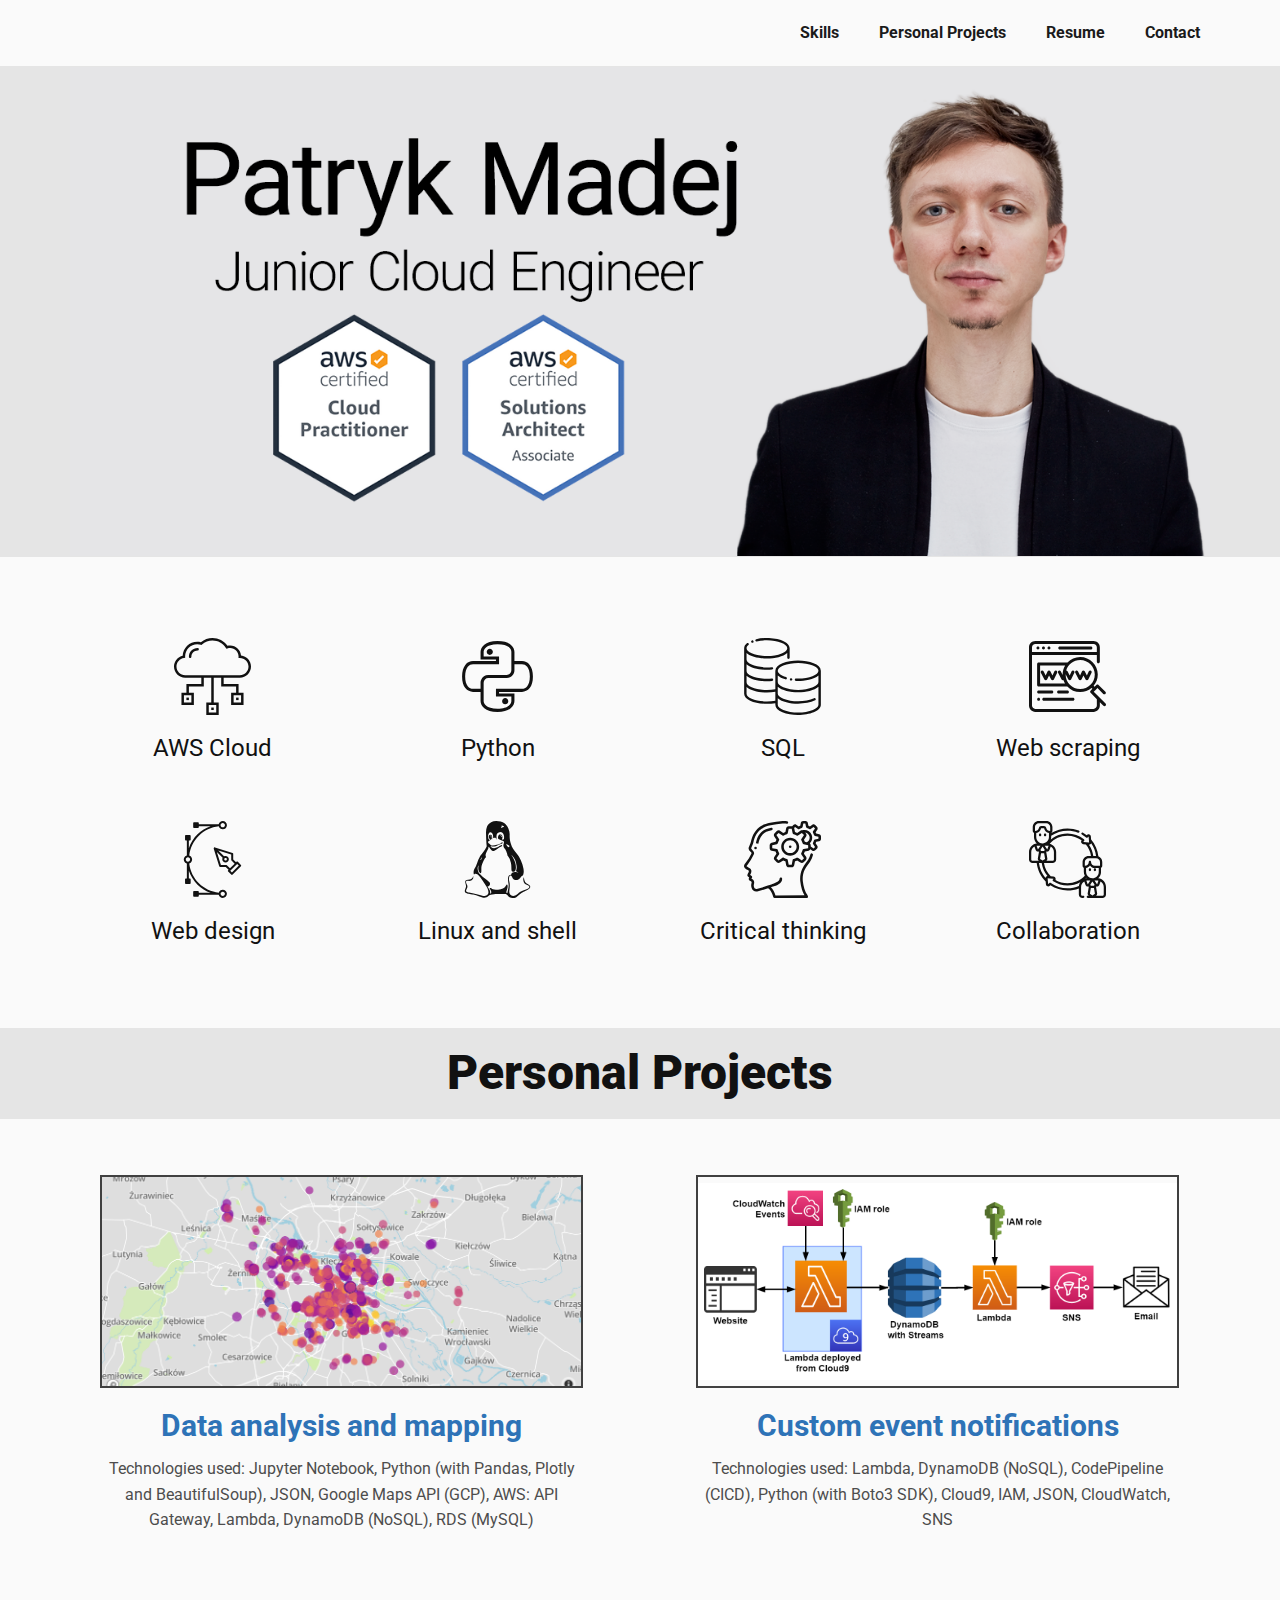
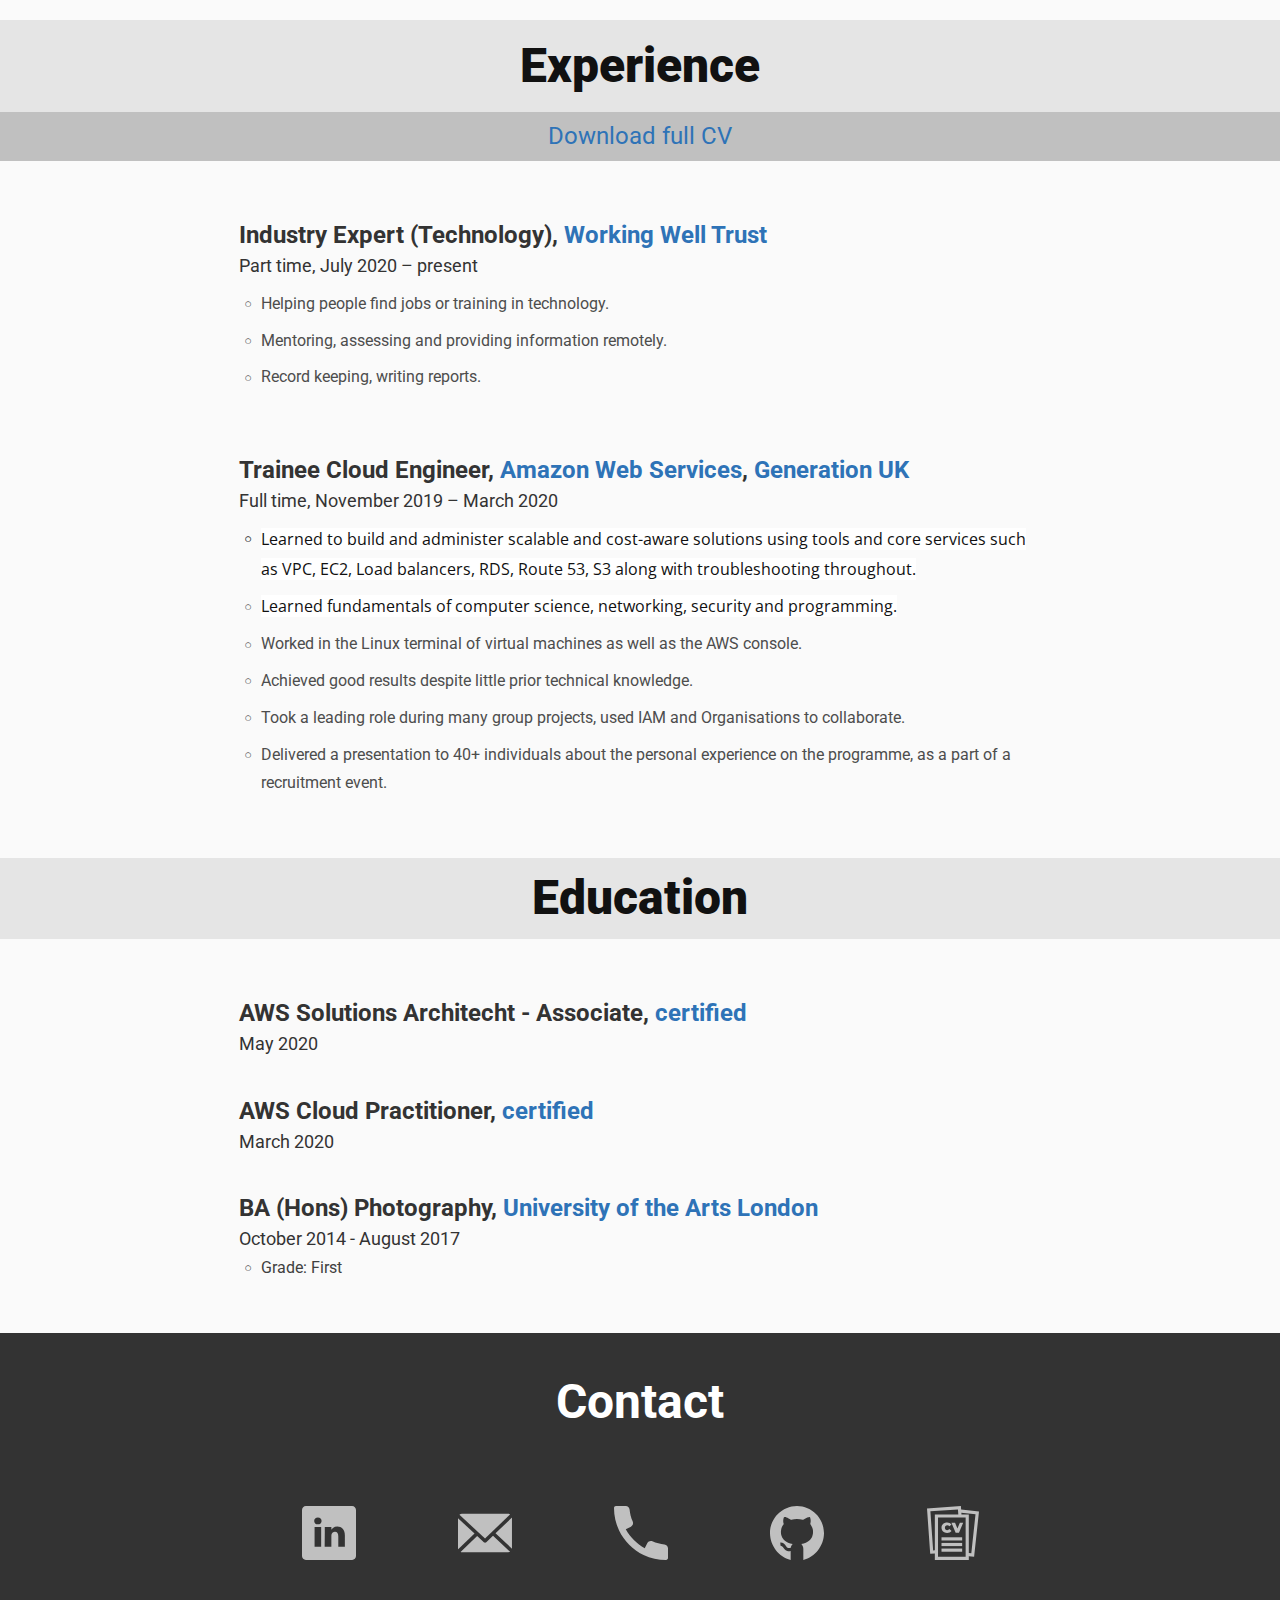
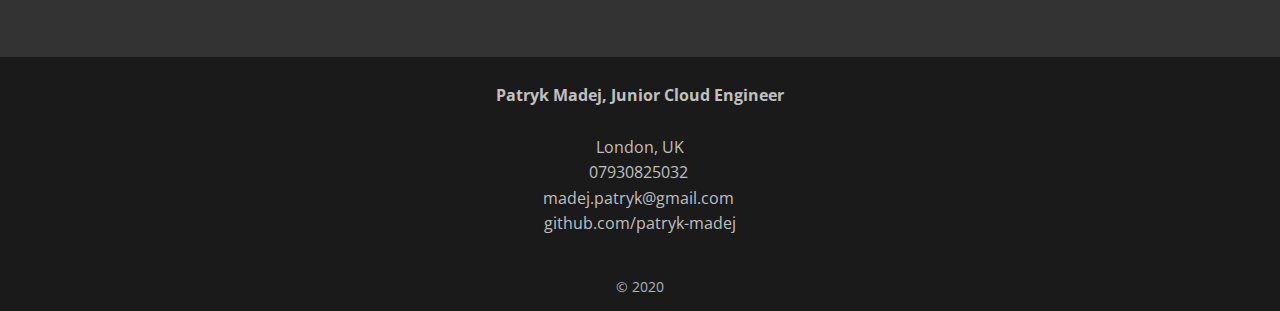
<file: Patryk-Madej.html>
<!DOCTYPE html>
<html style="font-size: 16px;" lang="en-GB">
  <head>
    <meta name="viewport" content="width=device-width, initial-scale=1.0">
    <meta charset="utf-8">
    <meta name="keywords" content="Cloud, AWS, cloud computing, python, junior, engineer, data, career, web, technology">
    <meta name="description" content="Junior Cloud Engineer
Certified AWS Solutions Architech Associate">
    <meta name="page_type" content="np-template-header-footer-from-plugin">
    <title>Patryk Madej</title>
    <link rel="stylesheet" href="nicepage.css" media="screen">
<link rel="stylesheet" href="Patryk-Madej.css" media="screen">
    <script class="u-script" type="text/javascript" src="jquery.js" defer=""></script>
    <script class="u-script" type="text/javascript" src="nicepage.js" defer=""></script>
    <meta name="generator" content="Nicepage 2.22.0, nicepage.com">
    <link rel="icon" href="images/favicon.png">
    
    
    
    
    
    
    
    
    
    
    
    <link id="u-theme-google-font" rel="stylesheet" href="https://fonts.googleapis.com/css?family=Roboto:100,100i,300,300i,400,400i,500,500i,700,700i,900,900i|Open+Sans:300,300i,400,400i,600,600i,700,700i,800,800i">
    <link id="u-page-google-font" rel="stylesheet" href="https://fonts.googleapis.com/css?family=Roboto:100,100i,300,300i,400,400i,500,500i,700,700i,900,900i">
    <script type="application/ld+json">{
		"@context": "http://schema.org",
		"@type": "Organization",
		"name": "Patryk Madej - Cloud Engineer",
		"url": "index.html"
}</script>
    <meta property="og:title" content="Patryk Madej">
    <meta property="og:type" content="website">
    <meta property="og:description" content="Junior Cloud Engineer
Certified AWS Solutions Architech Associate">
    <meta name="theme-color" content="#478ac9">
    <link rel="canonical" href="index.html">
    <meta property="og:url" content="index.html">
  </head>
  <body class="u-body u-custom-color-4"><header class="u-clearfix u-custom-color-4 u-header u-sticky u-header" id="sec-e8ed"><div class="u-clearfix u-sheet u-valign-middle-xs u-sheet-1">
        <nav class="u-align-left u-menu u-menu-one-level u-menu-open-right u-nav-spacing-25 u-offcanvas u-offcanvas-shift u-menu-1" data-responsive-from="XS">
          <div class="menu-collapse u-custom-font u-font-roboto" style="font-size: 1rem; letter-spacing: 0; font-weight: 700;">
            <a class="u-border-active-palette-1-base u-border-hover-palette-1-base u-border-no-left u-border-no-right u-border-no-top u-button-style u-custom-left-right-menu-spacing u-custom-padding-bottom u-custom-top-bottom-menu-spacing u-nav-link u-text-active-custom-color-1 u-text-black u-text-hover-custom-color-1" href="#" style="padding: 4px 0; font-size: calc(1em + 8px);">
              <svg class="u-svg-link" preserveAspectRatio="xMidYMin slice" viewBox="0 0 302 302" style=""><use xmlns:xlink="http://www.w3.org/1999/xlink" xlink:href="#svg-7b92"></use></svg>
              <svg xmlns="http://www.w3.org/2000/svg" xmlns:xlink="http://www.w3.org/1999/xlink" version="1.1" id="svg-7b92" x="0px" y="0px" viewBox="0 0 302 302" style="enable-background:new 0 0 302 302;" xml:space="preserve" class="u-svg-content"><g><rect y="36" width="302" height="30"></rect><rect y="236" width="302" height="30"></rect><rect y="136" width="302" height="30"></rect>
</g><g></g><g></g><g></g><g></g><g></g><g></g><g></g><g></g><g></g><g></g><g></g><g></g><g></g><g></g><g></g></svg>
            </a>
          </div>
          <div class="u-custom-menu u-nav-container">
            <ul class="u-custom-font u-font-roboto u-nav u-spacing-20 u-unstyled u-nav-1"><li class="u-nav-item"><a class="u-border-active-palette-1-base u-border-hover-palette-1-base u-button-style u-nav-link u-text-active-custom-color-1 u-text-grey-90 u-text-hover-custom-color-1" href="#sec-70bb" style="padding: 10px;">Skills</a>
</li><li class="u-nav-item"><a class="u-border-active-palette-1-base u-border-hover-palette-1-base u-button-style u-nav-link u-text-active-custom-color-1 u-text-grey-90 u-text-hover-custom-color-1" href="#carousel_2d79" style="padding: 10px;">Personal Projects</a>
</li><li class="u-nav-item"><a class="u-border-active-palette-1-base u-border-hover-palette-1-base u-button-style u-nav-link u-text-active-custom-color-1 u-text-grey-90 u-text-hover-custom-color-1" href="#carousel_4c79" style="padding: 10px;">Resume</a>
</li><li class="u-nav-item"><a class="u-border-active-palette-1-base u-border-hover-palette-1-base u-button-style u-nav-link u-text-active-custom-color-1 u-text-grey-90 u-text-hover-custom-color-1" href="#sec-5d81" style="padding: 10px;">Contact</a>
</li></ul>
          </div>
          <div class="u-custom-menu u-nav-container-collapse">
            <div class="u-align-center u-container-style u-grey-60 u-inner-container-layout u-sidenav">
              <div class="u-menu-close u-menu-close-1"></div>
              <ul class="u-align-left u-custom-font u-font-roboto u-nav u-popupmenu-items u-spacing-0 u-text-active-grey-10 u-unstyled u-nav-2"><li class="u-nav-item"><a class="u-button-style u-nav-link" href="#sec-70bb" style="padding: 10px;">Skills</a>
</li><li class="u-nav-item"><a class="u-button-style u-nav-link" href="#carousel_2d79" style="padding: 10px;">Personal Projects</a>
</li><li class="u-nav-item"><a class="u-button-style u-nav-link" href="#carousel_4c79" style="padding: 10px;">Resume</a>
</li><li class="u-nav-item"><a class="u-button-style u-nav-link" href="#sec-5d81" style="padding: 10px;">Contact</a>
</li></ul>
            </div>
            <div class="u-black u-menu-overlay u-opacity u-opacity-60"></div>
          </div>
        </nav>
      </div></header>
    <section class="skrollable u-align-center u-clearfix u-grey-10 u-section-1" id="sec-b45c">
      <div class="u-clearfix u-sheet u-valign-bottom-xs u-valign-middle-lg u-valign-middle-md u-valign-middle-sm u-valign-middle-xl u-sheet-1">
        <img class="u-expand-resize u-expanded-width-xl u-image u-image-1" src="images/header4.png" data-image-width="1398" data-image-height="600">
      </div>
    </section>
    <section class="u-align-center u-clearfix u-section-2" id="sec-70bb">
      <div class="u-expanded-width-sm u-expanded-width-xs u-list u-repeater u-list-1">
        <div class="u-align-center u-container-style u-list-item u-repeater-item">
          <div class="u-container-layout u-similar-container u-valign-middle-sm u-valign-middle-xs u-container-layout-1">
            <span class="u-icon u-icon-circle u-spacing-6 u-icon-1">
              <svg class="u-svg-link" preserveAspectRatio="xMidYMin slice" viewBox="0 0 508 508" style=""><use xmlns:xlink="http://www.w3.org/1999/xlink" xlink:href="#svg-a596"></use></svg>
              <svg xmlns="http://www.w3.org/2000/svg" xmlns:xlink="http://www.w3.org/1999/xlink" version="1.1" xml:space="preserve" class="u-svg-content" viewBox="0 0 508 508" x="0px" y="0px" id="svg-a596" style="enable-background:new 0 0 508 508;"><g><g><path d="M155.7,65.7c-31.6,0-57.4,25.7-57.4,57.4c0,4.5,3.7,8.2,8.2,8.2s8.2-3.7,8.2-8.2c0-22.6,18.4-41,41-41    c4.5,0,8.2-3.7,8.2-8.2S160.2,65.7,155.7,65.7z"></path>
</g>
</g><g><g><path d="M434.3,262.2c40.7,0,73.7-33.1,73.7-73.7c0-38-28.8-69.3-65.8-73.3c-2.9-36.9-33.9-66.1-71.6-66.1c-6,0-12,0.8-17.8,2.3    C330.1,19.1,293.6,0,254,0c-27.9,0-54.9,9.7-76.6,27.5c-7.8-2-15.7-3-23.8-3c-51.7,0-94,40.9-96.3,92.1    C24.2,124.1,0,153.8,0,188.5c0,40.7,33.1,73.7,73.7,73.7h106.5v41H81.9v57.4H49.2v81.9h81.9v-81.9H98.3v-41h98.3v-57.4h49.2v163.9    H213V508h82v-81.9h-32.8V262.2h49.2v57.4h98.3v41h-32.8v81.9h81.9v-81.9H426v-57.4h-98.3v-41H434.3z M114.7,376.9v49.2H65.5v-49.2    H114.7z M442.5,376.9v49.2h-49.2v-49.2H442.5z M278.6,442.4v49.2h-49.2v-49.2H278.6z M73.7,246v-0.2c-31.6,0-57.4-25.7-57.4-57.4    c0-28.9,21.6-53.3,50.2-56.9l7.4-0.9l-0.3-9.8c0-44.1,35.9-80,80-80c7.9,0,15.8,1.2,23.4,3.5l4.4,1.3l3.4-3    C204,25.7,228.6,16.4,254,16.4c36.1,0,69.1,18.3,88.4,49l3.5,5.6l6.2-2.2c6.1-2.2,12.3-3.2,18.5-3.2c30.6,0,55.4,24.9,55.4,56    l-0.4,9.6h8.6c31.6,0,57.4,25.7,57.4,57.4c0,31.7-25.7,57.4-57.4,57.4H73.7z"></path>
</g>
</g><g><g><rect x="81.9" y="393.3" width="16.4" height="16.4"></rect>
</g>
</g><g><g><rect x="245.8" y="458.8" width="16.4" height="16.4"></rect>
</g>
</g><g><g><rect x="409.7" y="393.3" width="16.4" height="16.4"></rect>
</g>
</g></svg>
            </span>
            <h4 class="u-align-center u-text u-text-default u-text-1">AWS Cloud</h4>
          </div>
        </div>
        <div class="u-align-center u-container-style u-list-item u-repeater-item">
          <div class="u-container-layout u-similar-container u-valign-middle-sm u-valign-middle-xs u-container-layout-2">
            <span class="u-icon u-icon-circle u-spacing-6 u-icon-2">
              <svg class="u-svg-link" preserveAspectRatio="xMidYMin slice" viewBox="0 0 50 50" style=""><use xmlns:xlink="http://www.w3.org/1999/xlink" xlink:href="#svg-d873"></use></svg>
              <svg xmlns="http://www.w3.org/2000/svg" xmlns:xlink="http://www.w3.org/1999/xlink" version="1.1" xml:space="preserve" class="u-svg-content" viewBox="0 0 50 50" id="svg-d873"><path d="M25 2c-4.059 0-6.813.969-8.563 2.375C14.688 5.781 14 7.59 14 9.094V14h10v1H9.094c-1.828 0-3.684.793-5 2.469C2.777 19.145 2 21.645 2 25c0 3.355.777 5.855 2.094 7.531C5.41 34.207 7.266 35 9.094 35H14v5.906c0 1.504.688 3.313 2.438 4.719C18.188 47.031 20.94 48 25 48c4.059 0 6.813-.969 8.563-2.375C35.313 44.219 36 42.41 36 40.906V36H26v-1h14.906c1.828 0 3.684-.793 5-2.469C47.223 30.855 48 28.355 48 25c0-3.355-.777-5.855-2.094-7.531-1.316-1.676-3.172-2.469-5-2.469H36V9.094c0-1.543-.684-3.356-2.438-4.75C31.81 2.949 29.056 2 25 2zm0 2c3.746 0 6.016.875 7.313 1.906C33.608 6.938 34 8.136 34 9.094V21a3 3 0 0 1-3 3H19c-2.059 0-3.832 1.27-4.594 3.063a4.804 4.804 0 0 0-.312.937A4.962 4.962 0 0 0 14 29v4H9.094c-1.27 0-2.446-.496-3.406-1.719C4.726 30.06 4 28.043 4 25c0-3.043.727-5.059 1.688-6.281C6.647 17.496 7.824 17 9.094 17H26v-5H16V9.094c0-.895.387-2.114 1.688-3.156C18.988 4.894 21.258 4 25 4zm-5 3c-1.102 0-2 .898-2 2 0 1.102.898 2 2 2 1.102 0 2-.898 2-2 0-1.102-.898-2-2-2zm16 10h4.906c1.27 0 2.446.496 3.407 1.719C45.273 19.94 46 21.957 46 25c0 3.043-.727 5.059-1.688 6.281-.96 1.223-2.136 1.719-3.406 1.719H24v5h10v2.906c0 .895-.387 2.114-1.688 3.157C31.012 45.105 28.742 46 25 46c-3.742 0-6.012-.895-7.313-1.938C16.387 43.02 16 41.801 16 40.907V29a3.01 3.01 0 0 1 3-3h12c2.746 0 5-2.254 5-5zm-6 22c-1.102 0-2 .898-2 2 0 1.102.898 2 2 2 1.102 0 2-.898 2-2 0-1.102-.898-2-2-2z" id="surface1"></path><metadata><rdf:rdf xmlns:rdf="http://www.w3.org/1999/02/22-rdf-syntax-ns#" xmlns:rdfs="http://www.w3.org/2000/01/rdf-schema#" xmlns:dc="http://purl.org/dc/elements/1.1/"><rdf:description about="https://iconscout.com/legal#licenses" dc:title="python" dc:description="python" dc:publisher="Iconscout" dc:date="2017-12-09" dc:format="image/svg+xml" dc:language="en"><dc:creator><rdf:bag><rdf:li>Icons8</rdf:li>
</rdf:bag>
</dc:creator>
</rdf:description>
</rdf:rdf>
</metadata></svg>
            </span>
            <h4 class="u-align-center u-text u-text-default u-text-2">Python</h4>
          </div>
        </div>
        <div class="u-align-center u-container-style u-list-item u-repeater-item">
          <div class="u-container-layout u-similar-container u-valign-middle-sm u-valign-middle-xs u-container-layout-3">
            <span class="u-icon u-icon-circle u-spacing-6 u-icon-3">
              <svg class="u-svg-link" preserveAspectRatio="xMidYMin slice" viewBox="0 0 510.989 510.989" style=""><use xmlns:xlink="http://www.w3.org/1999/xlink" xlink:href="#svg-6f8b"></use></svg>
              <svg xmlns="http://www.w3.org/2000/svg" xmlns:xlink="http://www.w3.org/1999/xlink" version="1.1" xml:space="preserve" class="u-svg-content" viewBox="0 0 510.989 510.989" id="svg-6f8b"><path d="m55.197 31.764c5.758 0 10.015-5.541 7.958-11.002-1.557-4.134-6.17-6.222-10.306-4.668-9.281 3.548-6.191 15.67 2.348 15.67z"></path><path d="m311.261 282.192c5.25.764 8.889-2.664 9.481-6.692.643-4.371-2.38-8.437-6.751-9.079-5.287-.759-8.886 2.688-9.477 6.689-.644 4.371 2.376 8.437 6.747 9.082z"></path><path d="m509.966 216.751c-1.835-61.904-163.84-86.809-255.174-48.639-29.657 12.396-46.209 29.637-46.772 48.639-.042.633-.027 26.344-.027 124.046-90.939 16.742-191-11.777-191-46.867v-44.128c37.69 33.807 118.841 40.02 169.596 34.879 4.396-.444 7.599-4.369 7.154-8.765-.446-4.396-4.377-7.609-8.765-7.153-86.131 8.719-167.984-18.642-167.984-50.127v-44.129c37.087 33.269 116.875 40.219 169.596 34.88 4.396-.444 7.599-4.369 7.154-8.765-.446-4.396-4.377-7.607-8.765-7.153-86.13 8.716-167.984-18.629-167.984-50.128v-44.422c54.237 48.65 215.763 48.65 270 0v32.599c0 4.418 3.582 8 8 8s8-3.582 8-8c0-7.235 0-56.55 0-63.765 0-54.901-126.833-82.105-221.914-60.129-4.305.995-6.988 5.292-5.993 9.597s5.291 6.985 9.596 5.993c127.531-29.485 272.022 34.831 165.342 79.418-106.331 44.437-280.759-5.628-220.775-55.522 3.397-2.825 3.86-7.869 1.035-11.267-2.826-3.396-7.87-3.859-11.267-1.034-11.792 9.809-18.026 21.201-18.026 32.944v301.471c0 52.884 115.826 78.932 207 63.113v10.887c0 19.398 16.62 37.028 46.799 49.642 91.991 38.445 255.201 12.848 255.201-49.642 0-4.719.015-225.841-.027-226.473zm-249.004-33.877c53.926-22.536 142.146-22.533 196.063 0 90.668 37.894.286 90.927-111.71 86.367-4.409-.191-8.139 3.253-8.318 7.668-.18 4.414 3.253 8.139 7.668 8.318 46.726 1.902 115.714-6.157 149.329-36.309v43.717c0 12.347-13.475 25.06-36.969 34.879-53.926 22.536-142.146 22.533-196.063 0-23.494-9.819-36.969-22.532-36.969-34.879v-43.68c11.378 10.2 28.544 18.923 50.639 25.41 4.24 1.241 8.685-1.184 9.93-5.422 1.245-4.239-1.183-8.686-5.422-9.93-60.579-17.785-77.547-51.325-18.178-76.139zm-243.969 186.35v-44.128c38.927 34.917 128.24 42.836 191 31.948v59.048c-90.939 16.741-191-11.778-191-46.868zm440.032 108.879c-53.926 22.536-142.146 22.533-196.063 0-23.494-9.819-36.969-22.532-36.969-34.879 0-5.271 0-44.004 0-44.128 47.564 42.665 178.938 48.609 247.798 14.569 3.96-1.958 5.584-6.757 3.626-10.717-1.958-3.962-6.757-5.584-10.717-3.627-51.323 25.373-146.003 27.617-203.739 3.488-23.494-9.819-36.969-22.532-36.969-34.879 0-76.282 0-12.348 0-44.128 54.113 48.539 215.454 48.927 270 0v119.422c.001 12.346-13.473 25.059-36.967 34.879z"></path></svg>
            </span>
            <h4 class="u-align-center u-text u-text-default u-text-3">SQL</h4>
          </div>
        </div>
        <div class="u-align-center u-container-style u-list-item u-repeater-item">
          <div class="u-container-layout u-similar-container u-valign-middle-sm u-valign-middle-xs u-container-layout-3">
            <span class="u-icon u-icon-circle u-spacing-6 u-icon-3">
              <svg class="u-svg-link" preserveAspectRatio="xMidYMin slice" viewBox="0 0 512 512" style=""><use xmlns:xlink="http://www.w3.org/1999/xlink" xlink:href="#svg-d974"></use></svg>
              <svg xmlns="http://www.w3.org/2000/svg" xmlns:xlink="http://www.w3.org/1999/xlink" version="1.1" xml:space="preserve" class="u-svg-content" viewBox="0 0 512 512" x="0px" y="0px" id="svg-d974" style="enable-background:new 0 0 512 512;"><g><g><path d="M411.612,56.377H204.438c-5.512,0-9.981,4.47-9.981,9.981c0,5.512,4.47,9.981,9.981,9.981h207.174    c5.512,0,9.981-4.47,9.981-9.981C421.593,60.847,417.123,56.377,411.612,56.377z"></path>
</g>
</g><g><g><path d="M103.234,59.302c-1.857-1.857-4.431-2.924-7.057-2.924c-2.625,0-5.2,1.067-7.056,2.924    c-1.857,1.857-2.925,4.422-2.925,7.057c0,2.625,1.068,5.2,2.925,7.056c1.855,1.857,4.431,2.925,7.056,2.925    c2.626,0,5.2-1.068,7.057-2.925c1.857-1.855,2.924-4.431,2.924-7.056C106.158,63.733,105.091,61.158,103.234,59.302z"></path>
</g>
</g><g><g><path d="M66.553,59.302c-1.857-1.857-4.431-2.924-7.057-2.924c-2.625,0-5.2,1.067-7.056,2.924    c-1.857,1.857-2.925,4.432-2.925,7.057c0,2.625,1.068,5.2,2.925,7.056c1.855,1.857,4.431,2.925,7.056,2.925    c2.626,0,5.2-1.068,7.057-2.925c1.857-1.855,2.924-4.431,2.924-7.056C69.478,63.733,68.411,61.158,66.553,59.302z"></path>
</g>
</g><g><g><path d="M139.915,59.302c-1.866-1.857-4.431-2.924-7.067-2.924c-2.625,0-5.19,1.067-7.056,2.924    c-1.856,1.857-2.925,4.432-2.925,7.057c0,2.625,1.068,5.2,2.925,7.056c1.865,1.857,4.431,2.925,7.056,2.925    c2.636,0,5.2-1.068,7.067-2.925c1.857-1.855,2.914-4.431,2.914-7.056C142.83,63.733,141.772,61.158,139.915,59.302z"></path>
</g>
</g><g><g><path d="M509.077,436.161l-78.575-78.574l12.327-12.327c0.003-0.003,0.007-0.006,0.01-0.009s0.006-0.007,0.009-0.01l12.324-12.324    l38.817,38.818c3.899,3.897,10.217,3.897,14.116,0c3.898-3.898,3.898-10.218,0-14.116l-45.874-45.874    c-3.897-3.896-10.215-3.898-14.116,0l-12.334,12.333l-5.975-5.975c17.162-20.347,27.521-46.61,27.521-75.25    c0-64.451-52.435-116.886-116.886-116.886c-33.204,0-63.219,13.918-84.517,36.225c-0.094-0.003-0.185-0.014-0.279-0.014H63.879    c-5.512,0-9.981,4.47-9.981,9.981v139.736c0,5.512,4.47,9.981,9.981,9.981h190.515c21.38,23.261,52.038,37.864,86.046,37.864    c28.64,0,54.901-10.36,75.25-27.521l5.975,5.975l-12.337,12.337c-1.871,1.871-2.923,4.411-2.923,7.058    c0,2.647,1.052,5.185,2.923,7.058l41.819,41.819v43.169c0,12.108-9.85,21.958-21.958,21.958H41.921    c-12.108,0-21.958-9.85-21.958-21.958V112.266c0.037,0,0.073,0.006,0.109,0.006h431.076v44.988c0,5.512,4.47,9.981,9.981,9.981    s9.981-4.47,9.981-9.981V62.366c0-23.115-18.805-41.921-41.921-41.921H41.921C18.805,20.445,0,39.251,0,62.366v387.268    c0,23.115,18.805,41.921,41.921,41.921h387.268c23.115,0,41.921-18.805,41.921-41.921v-23.208l23.851,23.851    c1.949,1.948,4.503,2.923,7.058,2.923s5.108-0.975,7.058-2.923C512.974,446.379,512.974,440.059,509.077,436.161z     M223.592,245.891l-12.578-24.297c-2.534-4.896-8.559-6.809-13.454-4.275c-4.895,2.534-6.809,8.557-4.275,13.454l23.438,45.275    c1.775,3.429,5.261,5.394,8.872,5.394c1.406,0,2.829-0.314,4.179-0.94c2.561,7.509,5.872,14.673,9.834,21.411H73.86V182.139    h166.733c-10.807,17.707-17.04,38.495-17.04,60.713C223.553,243.869,223.566,244.882,223.592,245.891z M340.44,339.775    c-53.443,0-96.924-43.479-96.924-96.923c0-0.761,0.011-1.519,0.029-2.276l18.361,35.47c1.717,3.317,5.137,5.393,8.863,5.393    c0.05,0,0.101,0,0.15-0.001c3.784-0.057,7.21-2.248,8.848-5.659l21.745-45.275c2.386-4.97,0.292-10.931-4.677-13.319    c-4.965-2.385-10.931-0.292-13.319,4.677l-13.081,27.239l-14.239-27.506c-1.789-3.455-5.316-5.416-8.956-5.386    c11.604-40.53,48.992-70.281,93.2-70.281c53.444,0,96.924,43.481,96.924,96.924C437.364,296.295,393.883,339.775,340.44,339.775z     M19.962,62.366c0-12.108,9.85-21.958,21.958-21.958h387.268c12.108,0,21.958,9.85,21.958,21.958v29.943H20.071    c-0.037,0-0.073,0.005-0.109,0.006V62.366z"></path>
</g>
</g><g><g><path d="M182.476,217.185c-4.965-2.384-10.931-0.292-13.319,4.677l-13.081,27.238l-14.239-27.506    c-1.739-3.362-5.215-5.46-9.013-5.392c-3.784,0.057-7.21,2.248-8.848,5.659l-13.081,27.238l-14.239-27.506    c-2.534-4.897-8.561-6.81-13.453-4.276c-4.896,2.534-6.81,8.557-4.276,13.453l23.437,45.275c1.74,3.362,5.242,5.45,9.013,5.392    c3.784-0.057,7.21-2.248,8.848-5.659l13.081-27.239l14.239,27.506c1.717,3.317,5.137,5.393,8.863,5.393c0.05,0,0.101,0,0.15-0.001    c3.784-0.057,7.21-2.248,8.848-5.659l21.745-45.275C189.539,225.535,187.446,219.573,182.476,217.185z"></path>
</g>
</g><g><g><path d="M411.197,217.185c-4.97-2.384-10.931-0.292-13.319,4.677l-13.081,27.238l-14.239-27.507    c-1.739-3.36-5.258-5.437-9.013-5.391c-3.784,0.057-7.21,2.248-8.848,5.659l-13.081,27.239l-14.239-27.507    c-2.534-4.894-8.555-6.809-13.454-4.275c-4.895,2.534-6.809,8.557-4.275,13.454l23.438,45.275    c1.717,3.315,5.137,5.392,8.863,5.392c0.051,0,0.101,0,0.15-0.001c3.784-0.057,7.21-2.248,8.848-5.659l13.081-27.238    l14.239,27.507c1.717,3.315,5.137,5.392,8.863,5.392c0.051,0,0.101,0,0.15-0.001c3.784-0.057,7.21-2.248,8.848-5.659    l21.744-45.275C418.259,225.535,416.165,219.573,411.197,217.185z"></path>
</g>
</g><g><g><path d="M70.935,400.656c-1.855-1.866-4.431-2.924-7.056-2.924c-2.625,0-5.2,1.058-7.057,2.924    c-1.857,1.857-2.924,4.432-2.924,7.057c0,2.625,1.067,5.2,2.924,7.056c1.857,1.857,4.432,2.925,7.057,2.925    c2.625,0,5.2-1.068,7.056-2.925c1.857-1.855,2.925-4.431,2.925-7.056C73.86,405.088,72.792,402.513,70.935,400.656z"></path>
</g>
</g><g><g><path d="M292.515,397.742H98.147c-5.512,0-9.981,4.469-9.981,9.981c0,5.512,4.47,9.981,9.981,9.981h194.367    c5.512,0,9.981-4.47,9.981-9.981C302.496,402.211,298.027,397.742,292.515,397.742z"></path>
</g>
</g><g><g><path d="M255.517,349.827h-58.889c-5.512,0-9.981,4.47-9.981,9.981c0,5.512,4.47,9.981,9.981,9.981h58.889    c5.512,0,9.981-4.47,9.981-9.981C265.498,354.297,261.029,349.827,255.517,349.827z"></path>
</g>
</g><g><g><path d="M151.804,349.827H63.879c-5.512,0-9.981,4.47-9.981,9.981c0,5.512,4.47,9.981,9.981,9.981h87.925    c5.512,0,9.981-4.47,9.981-9.981C161.785,354.297,157.316,349.827,151.804,349.827z"></path>
</g>
</g></svg>
            </span>
            <h4 class="u-align-center u-text u-text-default u-text-3">Web scraping<br>
            </h4>
          </div>
        </div>
        <div class="u-align-center u-container-style u-list-item u-repeater-item">
          <div class="u-container-layout u-similar-container u-valign-middle-sm u-valign-middle-xs u-container-layout-3">
            <span class="u-icon u-icon-circle u-spacing-6 u-icon-3">
              <svg class="u-svg-link" preserveAspectRatio="xMidYMin slice" viewBox="0 0 423.748 423.748" style=""><use xmlns:xlink="http://www.w3.org/1999/xlink" xlink:href="#svg-e03a"></use></svg>
              <svg xmlns="http://www.w3.org/2000/svg" xmlns:xlink="http://www.w3.org/1999/xlink" version="1.1" xml:space="preserve" class="u-svg-content" viewBox="0 0 423.748 423.748" x="0px" y="0px" id="svg-e03a" style="enable-background:new 0 0 423.748 423.748;"><g><path d="M368.375,241.615l-16.904-16.904c-1.031-1.031-2.43-1.611-3.889-1.611s-2.857,0.58-3.889,1.611l-2.217,2.217   l-15.609-15.609v-30.525c0-2.404-1.561-4.529-3.854-5.248l-96.487-30.25c-1.955-0.612-4.087-0.089-5.534,1.359   c-1.448,1.448-1.972,3.581-1.359,5.535l30.249,96.488c0.719,2.293,2.845,3.854,5.248,3.854h30.525l15.609,15.609l-2.217,2.217   c-1.032,1.032-1.611,2.431-1.611,3.889c0,1.459,0.579,2.858,1.611,3.889l16.904,16.904c1.073,1.074,2.481,1.611,3.889,1.611   s2.815-0.537,3.889-1.611l45.646-45.646C370.524,247.245,370.524,243.763,368.375,241.615z M286.933,241.532h-28.764l-22.34-71.261   l31.846,31.847c-1.324,2.55-2.034,5.395-2.034,8.351c0,4.852,1.89,9.413,5.32,12.843c3.541,3.541,8.192,5.312,12.844,5.312   c4.65,0,9.302-1.771,12.843-5.312c7.082-7.082,7.082-18.604,0-25.687c-5.726-5.727-14.354-6.817-21.192-3.283l-31.85-31.851   l71.262,22.341v28.764c0,1.458,0.579,2.858,1.611,3.889l17.22,17.219l-25.657,25.657l-17.22-17.22   C289.79,242.111,288.392,241.532,286.933,241.532z M283.804,203.309c1.835,0,3.669,0.698,5.066,2.095   c2.792,2.793,2.792,7.337,0,10.13c-2.794,2.792-7.336,2.793-10.132,0c-2.792-2.793-2.792-7.337,0-10.13   C280.136,204.007,281.97,203.309,283.804,203.309z M318.84,283.372l-9.126-9.125l37.868-37.869l9.126,9.126L318.84,283.372z"></path><path d="M268.321,377.811c-10.378,0-19.166,6.92-22.003,16.387c-41.11-4.372-79.77-22.673-109.335-51.879   C107.434,313.13,88.66,274.73,83.768,233.724c9.232-2.979,15.931-11.651,15.931-21.861S93,192.981,83.768,190.001   c4.891-41.006,23.666-79.406,53.215-108.595c29.564-29.204,68.221-47.505,109.329-51.878c2.83,9.478,11.623,16.409,22.009,16.409   c12.665,0,22.969-10.304,22.969-22.969S280.986,0,268.321,0c-10.77,0-19.828,7.453-22.299,17.471H136.521v-4.473   c0-3.038-2.462-5.5-5.5-5.5h-19.94c-3.038,0-5.5,2.462-5.5,5.5v19.94c0,3.038,2.462,5.5,5.5,5.5h19.94c3.038,0,5.5-2.462,5.5-5.5   v-4.468h64.906c-26.884,9.456-51.607,24.792-72.175,45.11c-21.664,21.4-37.86,47.476-47.508,75.906v-41.732h4.467   c3.038,0,5.5-2.462,5.5-5.5v-19.94c0-3.038-2.462-5.5-5.5-5.5h-19.94c-3.038,0-5.5,2.462-5.5,5.5v19.94c0,3.038,2.462,5.5,5.5,5.5   h4.473v81.936c-9.771,2.641-16.982,11.578-16.982,22.172s7.212,19.531,16.982,22.172v81.936h-4.473c-3.038,0-5.5,2.462-5.5,5.5   v19.94c0,3.038,2.462,5.5,5.5,5.5h19.94c3.038,0,5.5-2.462,5.5-5.5v-19.94c0-3.038-2.462-5.5-5.5-5.5h-4.467v-41.733   c9.649,28.43,25.844,54.506,47.508,75.906c20.588,20.338,45.341,35.684,72.256,45.138h-64.987v-4.473c0-3.038-2.462-5.5-5.5-5.5   h-19.94c-3.038,0-5.5,2.462-5.5,5.5v19.94c0,3.038,2.462,5.5,5.5,5.5h19.94c3.038,0,5.5-2.462,5.5-5.5v-4.468h109.502   c2.472,10.016,11.529,17.466,22.298,17.466c12.665,0,22.969-10.304,22.969-22.969S280.986,377.811,268.321,377.811z M268.321,11   c6.6,0,11.969,5.369,11.969,11.969s-5.369,11.969-11.969,11.969s-11.969-5.369-11.969-11.969S261.721,11,268.321,11z    M64.761,211.863c0-6.6,5.369-11.969,11.969-11.969s11.969,5.369,11.969,11.969s-5.369,11.969-11.969,11.969   S64.761,218.462,64.761,211.863z M268.321,412.748c-6.6,0-11.969-5.369-11.969-11.969s5.369-11.969,11.969-11.969   s11.969,5.369,11.969,11.969S274.92,412.748,268.321,412.748z"></path>
</g></svg>
            </span>
            <h4 class="u-align-center u-text u-text-3">Web design</h4>
          </div>
        </div>
        <div class="u-align-center u-container-style u-list-item u-repeater-item">
          <div class="u-container-layout u-similar-container u-valign-middle-sm u-valign-middle-xs u-container-layout-3">
            <span class="u-icon u-icon-circle u-spacing-6 u-icon-3">
              <svg class="u-svg-link" preserveAspectRatio="xMidYMin slice" viewBox="0 0 573.224 573.224" style=""><use xmlns:xlink="http://www.w3.org/1999/xlink" xlink:href="#svg-5daa"></use></svg>
              <svg xmlns="http://www.w3.org/2000/svg" xmlns:xlink="http://www.w3.org/1999/xlink" version="1.1" xml:space="preserve" class="u-svg-content" viewBox="0 0 573.224 573.224" x="0px" y="0px" id="svg-5daa" style="enable-background:new 0 0 573.224 573.224;"><g><g><path d="M243.684,136.265c0,1.285,0.526,1.824,1.597,1.597c0.851,0,1.763-0.998,2.717-3.036c0.961-2.013,2.607-3.133,4.957-3.36    c-1.071,0-2.136,0-3.201,0C245.709,132.121,243.684,133.719,243.684,136.265z"></path><path d="M271.512,132.434c2.129-0.637,3.996-0.166,5.6,1.438s2.821,2.301,3.678,2.087c1.279-0.636,1.597-1.597,0.961-2.889    C280.037,130.31,276.628,130.096,271.512,132.434z"></path><path d="M516.207,472.124c-0.636-0.41-2.398-1.438-5.275-3.035c-2.876-1.598-5.171-2.975-6.879-4.162    c-1.707-1.163-3.947-3.201-6.72-6.071c-2.771-2.876-4.957-5.924-6.554-9.118c-1.598-3.201-3.152-7.51-4.64-12.944    c-1.493-5.446-2.35-11.456-2.558-18.078c-2.987,2.564-4.64,7.632-4.957,15.196c-0.318,7.582,1.278,15.306,4.798,23.188    c3.519,7.895,8.794,13.017,15.832,15.354c6.824,2.351,12.313,4.859,16.476,7.521c4.161,2.662,6.823,5.698,7.998,9.107    c1.169,3.408-0.802,7.086-5.918,11.034c-5.116,3.947-13.329,7.846-24.627,11.683c-15.569,5.324-26.604,9.859-33.108,13.593    c-6.506,3.721-16.047,10.808-28.63,21.267c-8.531,7.032-17.595,10.82-27.191,11.359c-9.596,0.526-17.381-2.987-23.348-10.558    c-5.973-7.57-7.889-18.292-5.759-32.148c4.045-26.64,3.941-47.43-0.318-62.375c-3.415-11.72-4.161-22.068-2.24-31.022    c1.922-8.959,4.902-14.167,8.954-15.667c4.045-1.487,8.421,1.714,13.115,9.597c0.429,1.064,1.383,3.146,2.876,6.236    c1.487,3.097,2.718,5.275,3.679,6.561c0.961,1.272,2.398,2.938,4.32,4.957c1.922,2.025,4.321,3.464,7.197,4.309    c2.876,0.862,6.236,1.389,10.073,1.598c7.246,0.226,13.752-1.273,19.511-4.475c5.759-3.2,10.073-6.774,12.956-10.722    c2.876-3.936,5.759-7.724,8.636-11.358c2.876-3.611,5.385-5.649,7.515-6.071c2.345-0.423,4.48-2.772,6.396-7.032    c1.916-4.26,3.195-10.184,3.838-17.754c0.636-7.57,0.104-16.567-1.598-27.026c-3.201-18.556-9.547-38.923-19.033-61.102    c-9.492-22.167-20.104-39.548-31.824-52.143c-21.107-22.393-35.294-45.631-42.54-69.719c-7.467-25.379-10.667-48.195-9.596-68.458    c1.064-14.492-2.081-30.227-9.438-47.179S350.515,26.563,338.36,17.61c-7.675-5.759-17.167-10.184-28.471-13.28    c-11.304-3.084-22.607-4.523-33.904-4.309c-13.862,0-24.952,2.234-33.269,6.708c-17.062,9.186-28.36,20.318-33.905,33.434    c-5.545,13.109-8.103,29.26-7.674,48.452c0.851,42.222,2.558,75.282,5.116,99.156c-2.993,11.096-16.212,31.885-39.664,62.375    c-4.266,4.271-8.427,10.019-12.473,17.271c-4.052,7.258-7.252,13.758-9.596,19.517c-2.35,5.759-5.49,14.07-9.437,24.951    c-3.948,10.869-6.775,18.556-8.476,23.029c-1.494,3.838-3.837,8.323-7.038,13.434c-3.201,5.123-5.759,10.135-7.675,15.031    c-1.921,4.908-2.993,10.459-3.201,16.64c-0.214,4.7,0,8.746,0.637,12.143c0.851,5.122,2.448,6.72,4.798,4.798    c9.596-7.246,21.641-2.975,36.145,12.797c10.232,11.096,28.25,36.897,54.058,77.418c2.13,3.623,4.266,7.51,6.396,11.671    c2.13,4.162,4.162,9.694,6.077,16.628c1.916,6.935,2.717,13.171,2.399,18.715c-0.318,5.533-2.772,10.661-7.356,15.355    c-4.59,4.688-11.469,7.675-20.631,8.947c-4.908,0.648-10.826,0.215-17.754-1.272c-6.934-1.5-15.729-3.947-26.39-7.362    c-10.667-3.409-18.549-5.76-23.672-7.032c-7.466-1.714-18.072-3.898-31.824-6.561c-13.758-2.662-22.766-4.633-27.032-5.912    c-7.252-1.922-11.194-4.7-11.836-8.323c-0.643-2.986,0.851-8.109,4.48-15.355c3.623-7.258,5.435-12.472,5.435-15.667    c0.208-2.338,0.104-4.688-0.318-7.031c-0.428-2.351-0.912-4.162-1.438-5.447c-0.533-1.272-1.438-3.2-2.717-5.747    c-1.279-2.563-2.136-4.485-2.558-5.759c-3.837-8.959-4.376-15.03-1.598-18.231c1.922-2.772,6.5-3.85,13.758-3.2    c10.875,1.064,19.719-0.539,26.549-4.798c11.297-7.045,14.712-18.342,10.232-33.911c0,7.258-1.279,12.692-3.837,16.315    c-2.559,3.623-7.038,7.344-13.434,11.193c-3.629,2.137-10.024,3.409-19.192,3.838c-9.174,0.422-15.245,1.909-18.231,4.474    c-2.136,1.922-3.25,4.798-3.36,8.635c-0.11,3.85,0.374,7.748,1.438,11.684c1.065,3.947,2.13,8.47,3.201,13.593    c1.064,5.109,1.487,9.382,1.279,12.797c-0.214,2.338-2.136,8.157-5.759,17.43c-3.629,9.271-4.376,16.371-2.24,21.267    c1.065,2.351,2.876,4.425,5.435,6.249c2.559,1.799,6.126,3.348,10.716,4.633c4.584,1.272,8.794,2.289,12.632,3.035    c3.837,0.734,9.167,1.701,15.991,2.877c6.824,1.175,12.259,2.185,16.316,3.047c13.642,2.761,29.211,7.351,46.702,13.746    c17.479,6.396,29.321,9.694,35.508,9.92c5.967,0.215,11.671-1.021,17.112-3.672c5.44-2.674,10.073-5.71,13.911-9.118    c3.837-3.421,9.541-6.622,17.112-9.597c7.564-2.986,16.046-4.584,25.428-4.798c4.266-0.227,10.447-0.478,18.55-0.802    s14.18-0.478,18.232-0.478c18.335,0,32.197,0.099,41.585,0.312c6.396,0.214,11.407,1.224,15.03,3.035s5.968,3.898,7.038,6.249    c1.065,2.338,2.821,5.049,5.282,8.146c2.447,3.097,5.6,5.6,9.437,7.521c8.104,3.837,17.595,5.373,28.471,4.633    c10.875-0.747,18.121-2.821,21.75-6.236c5.967-5.759,14.021-12.583,24.149-20.465c10.123-7.896,19.241-13.868,27.351-17.92    c1.701-0.862,4.584-2.233,8.636-4.161c4.045-1.91,7.46-3.574,10.232-4.964c2.772-1.389,6.126-3.146,10.073-5.275    c3.941-2.136,7.143-4.112,9.597-5.924c2.447-1.812,4.957-3.898,7.515-6.236c2.559-2.351,4.211-4.7,4.958-7.032    c0.746-2.35,1.01-4.736,0.795-7.197c-0.214-2.447-1.493-5.012-3.837-7.674C523.778,477.313,520.473,474.688,516.207,472.124z     M354.676,170.818c0.643-0.41,1.065-0.575,1.279-0.477c0.208,0.11,0.637,0.539,1.279,1.273c0.643,0.747,1.224,1.438,1.763,2.087    c0.526,0.636,1.279,1.499,2.24,2.546c0.96,1.077,1.97,1.921,3.041,2.564c1.279,0.863,2.821,1.438,4.639,1.763    c1.812,0.324,3.201,0.863,4.156,1.597c0.961,0.747,1.652,1.977,2.08,3.672c0.423,2.35,0.05,4.486-1.119,6.395    c-1.176,1.922-2.718,2.785-4.64,2.564c-3.837-0.851-7.999-4.21-12.473-10.074C352.448,178.866,351.689,174.239,354.676,170.818z     M315.013,46.558c1.064-1.389,1.701-2.497,1.915-3.36c0.423-1.285,0.478-2.613,0.159-3.997c-0.318-1.383-0.214-2.772,0.318-4.162    c0.532-1.377,1.763-2.172,3.679-2.399c1.921,0,4.479,1.597,7.674,4.798c0.637,0.422,1.652,1.077,3.042,1.922    c1.383,0.851,2.344,1.597,2.876,2.234c0.533,0.636,0.802,1.175,0.802,1.597c-0.428,1.065-1.389,1.812-2.876,2.234    c-1.493,0.422-3.097,0.636-4.798,0.636c-1.708,0-2.669,0.11-2.877,0.325c-1.707,0.636-3.311,1.597-4.798,2.876    c-1.493,1.285-2.668,2.233-3.52,2.889c-0.856,0.636-1.707,0.636-2.558,0c-0.856-1.285-1.175-2.185-0.961-2.724    C313.305,48.901,313.947,47.94,315.013,46.558z M160.201,285.966c1.487-1.701,2.558-3.084,3.194-4.162    c0.637-1.046,1.224-2.497,1.763-4.309c0.526-1.812,1.01-3.133,1.438-3.996c0.429-0.851,1.065-1.175,1.922-0.961    c0.422,0.227,0.747,0.422,0.961,0.636c0.208,0.227,0.318,0.49,0.318,0.802c0,0.325,0,0.637,0,0.961s-0.055,0.747-0.159,1.273    c-0.11,0.551-0.27,1.022-0.478,1.451c-0.214,0.422-0.428,1.064-0.636,1.909c-0.214,0.863-0.429,1.598-0.637,2.234    c-0.857,2.148-2.191,4.064-3.997,5.758c-1.817,1.714-3.151,2.461-3.996,2.234C158.598,289.393,158.708,288.102,160.201,285.966z     M367.314,459.816c1.812,11.193,2.503,19.027,2.08,23.501c-0.428,6.836-1.866,16.42-4.32,28.788    c-2.454,12.369-3.996,20.582-4.639,24.64c-4.48-0.227-7.038-1.873-7.675-4.963c-0.637-3.098,0-7.1,1.915-11.996    c4.688-14.296,7.143-24.101,7.356-29.425c0.429-9.811-0.637-15.354-3.194-16.64c-2.351-1.702-5.974,1.499-10.875,9.596    c-9.389,15.355-28.257,24.64-56.616,27.84c-25.588,3.396-43.293-0.435-53.097-11.518c-2.136-1.5-4.272-1.763-6.396-0.802    c-2.136,0.961-3.519,1.977-4.156,3.035c-0.214,0.423,0,1.065,0.637,1.922c0.636,0.851,1.652,2.124,3.036,3.837    c1.383,1.702,2.503,3.409,3.36,5.123c8.317,14.492,7.57,24.303-2.24,29.425c0-9.822-0.752-17.332-2.24-22.552    c-1.493-5.221-4.48-10.986-8.959-17.271c-4.48-6.297-7.571-11.046-9.278-14.241c6.396-0.636,11.249-3.084,14.554-7.344    c3.305-4.26,4.798-8.844,4.479-13.758c-0.318-4.896-2.191-8.96-5.6-12.16c-1.916-1.922-11.836-10.073-29.75-24.462    c-17.913-14.395-29.002-24.039-33.268-28.947c-0.857-0.851-3.415-2.986-7.675-6.396c-4.266-3.409-6.934-6.396-7.999-8.96    c-9.811-21.53-10.875-39.235-3.195-53.104l1.279-1.597c1.065-0.202,1.169,1.714,0.318,5.759    c-1.279,5.985-1.708,11.946-1.279,17.919c0.851,13.434,4.688,23.452,11.512,30.062c4.48,4.486,7.57,4.162,9.278-0.961    c1.279-1.701,1.867-7.998,1.756-18.867c-0.11-10.869,0.049-18.231,0.483-22.062c1.702-12.161,6.763-27.191,15.19-45.104    c8.421-17.92,15.086-27.516,19.994-28.789c-3.837-6.175-5.067-12.895-3.678-20.153c1.383-7.246,3.623-13.434,6.72-18.556    c3.091-5.11,6.236-11.034,9.437-17.742c3.201-6.72,4.798-12.742,4.798-18.079c0-1.487,0.104-2.564,0.318-3.201    c0.636-1.909,3.305,0.435,7.999,7.032c8.954,13.231,15.673,21.016,20.153,23.354c4.688,2.564,9.915,2.46,15.673-0.312    s12.846-7.362,21.273-13.758c8.421-6.396,15.619-11.083,21.591-14.082c0.643-0.202,1.652-0.686,3.042-1.438    c1.383-0.734,2.448-1.273,3.2-1.598c0.747-0.312,1.708-0.802,2.877-1.438c1.169-0.637,2.081-1.175,2.717-1.597    c0.637-0.422,1.279-0.9,1.916-1.438s1.064-1.065,1.279-1.597c0.208-0.539,0.317-1.01,0.317-1.438    c-0.428-1.921-1.334-3.097-2.717-3.525c-1.39-0.422-3.256-0.159-5.6,0.802c-2.351,0.961-4.957,2.234-7.84,3.837    c-2.877,1.597-6.077,3.421-9.597,5.435c-3.519,2.038-7.093,3.898-10.716,5.6c-3.629,1.713-7.466,3.201-11.518,4.486    c-4.052,1.273-7.889,2.026-11.512,2.234c-8.96,0.227-16.102-2.124-21.432-7.032c-3.415-3.201-5.227-5.221-5.441-6.083    c-0.214-0.851,0.747-1.046,2.882-0.636c11.512,1.499,19.933,1.713,25.27,0.636c5.545-0.851,13.005-3.299,22.387-7.344    c1.922-0.851,6.769-2.938,14.554-6.249c7.778-3.299,13.807-5.6,18.072-6.873c2.558-0.636,4.32-1.646,5.275-3.036    c0.954-1.389,1.278-2.662,0.961-3.837c-0.318-1.175-1.017-2.087-2.081-2.724c-2.351-1.273-4.474-0.422-6.396,2.564    c-1.071,1.909-3.311,3.788-6.72,5.6c-3.415,1.812-6.555,3.201-9.438,4.162c-2.876,0.949-6.561,2.075-11.034,3.348    c-4.479,1.285-6.934,2.038-7.356,2.246c-11.732,3.623-22.607,5.22-32.626,4.798c-4.694-0.214-8.476-0.9-11.353-2.087    c-2.876-1.163-4.853-2.564-5.918-4.162c-1.071-1.598-2.772-3.611-5.116-6.071c-2.35-2.448-5.012-4.522-7.999-6.236    c-2.136-1.065-2.931-2.986-2.399-5.759c0.526-2.772,2.185-5.649,4.957-8.635c0.208-0.214,2.399-1.536,6.561-3.997    c4.155-2.448,7.087-4.963,8.794-7.521c1.916-2.974,5.227-6.071,9.914-9.271c0.208-0.851,0.367-3.201,0.478-7.032    c0.104-3.85-0.912-7.999-3.042-12.485c-2.136-4.474-5.012-6.707-8.635-6.707c-5.117-0.214-8.746,1.273-10.875,4.474    c-2.136,3.201-3.097,7.148-2.876,11.83c0.208,4.063,1.224,7.631,3.042,10.722c1.812,3.097,3.464,4.633,4.958,4.633    c2.344-0.214,3.09,0.636,2.24,2.564c-1.279,2.35-2.993,3.837-5.116,4.474c-1.493,0.435-3.146-1.01-4.957-4.308    c-1.812-3.299-3.201-7.295-4.156-11.995c-0.955-4.7-1.334-8.648-1.12-11.842c0.422-6.598,2.185-12.944,5.275-19.027    c3.09-6.071,7.515-9.008,13.274-8.794c5.967,0.227,10.765,3.837,14.395,10.881c3.623,7.032,5.331,16.628,5.116,28.789    c0.637,1.5,2.289,2.026,4.957,1.597c2.662-0.422,6.181-0.489,10.557-0.165c4.37,0.312,7.515,1.438,9.437,3.36    c0.208,0,0.318-1.597,0.318-4.798c-3.837-26.879,5.648-41.157,28.47-42.871c3.409,0.636,6.286,1.438,8.636,2.399    c2.344,0.961,4.847,2.564,7.516,4.798c2.662,2.234,4.901,5.496,6.72,9.762c1.805,4.271,3.249,9.596,4.32,15.991    c0,1.077,0,5.025,0,11.83c0,6.836-1.389,10.673-4.161,11.518c-4.474,1.499-7.675,1.438-9.597-0.166    c-1.915-1.597-1.707-4.425,0.637-8.47c2.13-5.336,1.707-11.518-1.279-18.556c-2.986-7.032-8.427-10.232-16.315-9.596    c-5.331,0.214-9.174,3.097-11.519,8.635c-2.35,5.545-3.2,10.985-2.558,16.316c0.637,5.337,1.812,8.097,3.519,8.311    c1.279,0.227,5.062,1.922,11.353,5.123c6.292,3.201,11.035,5.11,14.235,5.759c8.317,1.702,13.061,4.376,14.235,7.999    c1.169,3.623,0.691,8.898-1.438,15.833c-2.136,6.934-2.772,12.631-1.922,17.105c0.852,4.7,2.448,8.959,4.799,12.797    c2.344,3.849,4.847,7.362,7.515,10.557c2.663,3.201,5.809,9.187,9.438,17.919c3.623,8.746,6.928,19.731,9.914,32.95    c0.208,0.214,1.01,0.949,2.399,2.234c1.383,1.273,2.766,2.876,4.155,4.798c1.383,1.91,3.042,4.535,4.957,7.834    c1.916,3.311,3.997,8.158,6.236,14.553c2.24,6.396,4.321,13.758,6.236,22.069c2.344,9.822,3.568,21.23,3.679,34.223    c0.104,13.018,0.96,21.916,2.558,26.714s5.704,6.775,12.313,5.924c8.317-0.422,13.642-4.896,15.991-13.445    c7.038-24.725,1.279-54.376-17.271-88.911c-7.038-13.446-13.115-22.289-18.231-26.549c7.461,4.26,15.141,12.258,23.03,23.991    c7.889,11.732,12.9,22.705,15.036,32.95c0.208,1.065,0.802,3.898,1.757,8.471c0.961,4.583,1.487,7.258,1.598,7.998    c0.104,0.747,0.525,2.938,1.278,6.561c0.747,3.623,1.12,5.974,1.12,7.032c0,1.077,0.104,3.146,0.318,6.236    c0.208,3.097,0.159,5.496-0.159,7.197c-0.318,1.714-0.637,3.996-0.961,6.885c-0.318,2.877-0.856,5.648-1.597,8.312    c-0.753,2.674-1.549,5.6-2.399,8.794c11.726,5.122,17.595,9.597,17.595,13.434c-4.479-3.611-10.875-6.01-19.192-7.197    c-8.316-1.163-16.047-0.049-23.188,3.36c-7.148,3.421-10.826,9.069-11.034,16.958c-7.675,0-13.115,1.922-16.316,5.759    c-4.693,5.545-7.147,13.054-7.355,22.553C364.701,438.293,365.496,448.623,367.314,459.816z M235.367,112.604    c-0.636-0.214-1.175-0.851-1.597-1.922c0-1.909,0.961-2.65,2.876-2.233c1.279,0.435,2.503,2.038,3.678,4.798    c1.169,2.785,1.438,5.985,0.802,9.596c0,0.637-0.318,0.961-0.961,0.961c-2.35,0-3.201-2.124-2.558-6.396    C238.25,114.202,237.497,112.604,235.367,112.604z M318.213,117.727l-0.643,0.949c-1.707,1.077-2.558,1.285-2.558,0.648    c-0.857-5.759-2.772-9.058-5.759-9.92c-0.429-0.214-0.857-0.422-1.279-0.636c-1.493-1.286-0.753-2.026,2.24-2.234    c0.636-0.214,1.597,0.098,2.876,0.948c1.279,0.863,2.448,2.197,3.519,3.997C317.681,113.302,318.213,115.377,318.213,117.727z"></path>
</g>
</g></svg>
            </span>
            <h4 class="u-align-center u-text u-text-default u-text-3">Linux and shell</h4>
          </div>
        </div>
        <div class="u-align-center u-container-style u-list-item u-repeater-item">
          <div class="u-container-layout u-similar-container u-valign-middle-sm u-valign-middle-xs u-container-layout-3">
            <span class="u-icon u-icon-circle u-spacing-6 u-icon-3">
              <svg class="u-svg-link" preserveAspectRatio="xMidYMin slice" viewBox="0 0 60 60" style=""><use xmlns:xlink="http://www.w3.org/1999/xlink" xlink:href="#svg-6d43"></use></svg>
              <svg xmlns="http://www.w3.org/2000/svg" xmlns:xlink="http://www.w3.org/1999/xlink" version="1.1" xml:space="preserve" class="u-svg-content" viewBox="0 0 60 60" id="svg-6d43" style="color: currentcolor;"><!-- Generator: Sketch 51.3 (57544) - http://www.bohemiancoding.com/sketch --><title></title><desc>Created with Sketch.</desc><defs></defs><g id="Page-1" stroke="none" stroke-width="1" fill="none" fill-rule="evenodd"><g id="001---Thinking" transform="translate(-1.000000, -1.000000)" fill="currentColor" fill-rule="nonzero"><path d="M2.471,38.391 C2.80005232,38.6189823 3.14721108,38.8196521 3.509,38.991 C3.942,39.212 4.666,39.582 4.717,39.842 C4.78064547,40.1834239 4.73987106,40.5361052 4.6,40.854 C4.451,41.174 4.294,41.449 4.16,41.687 C3.793,42.333 3.181,43.416 4.105,44.172 C4.321,44.372 4.694,44.661 5.035,44.922 C4.78441543,45.359553 4.67085435,45.8622176 4.709,46.365 C4.76152783,46.7585059 4.97385582,47.1129888 5.296,47.345 C5.521,47.505 5.762,47.645 5.996,47.78 C6.584,48.115 6.814,48.271 6.896,48.58 C6.94978392,48.9868253 6.91220601,49.4005239 6.786,49.791 C6.727,50.051 6.67,50.31 6.633,50.576 C6.53388213,51.4880722 6.64963657,52.4106831 6.971,53.27 C7.41980058,54.8623838 8.85981681,55.9719644 10.514,56 C10.7885376,55.9989755 11.0622663,55.9701619 11.331,55.914 C14.1878144,55.2369552 17.0028891,54.3945364 19.762,53.391 C22.014,54.713 23.438,58.733 23.809,60.242 C23.920161,60.68769 24.3206567,61.0003324 24.78,61 L49.88,60.93 C50.198095,60.9293833 50.4969218,60.7774667 50.6848608,60.5208273 C50.8727998,60.2641879 50.9274293,59.9334437 50.832,59.63 C50.5846858,58.9524827 50.2437077,58.3129385 49.819,57.73 C49.578794,57.3850885 49.3622956,57.0242578 49.171,56.65 C48.7188236,55.7328582 48.341269,54.7807785 48.042,53.803 C47.4715867,51.8703347 47.0756672,49.8904026 46.859,47.887 C46.507966,44.8952242 46.9615672,41.8639663 48.173,39.106 C48.9122569,37.5764407 49.8234731,36.136142 50.889,34.813 C51.489,34.003 52.112,33.164 52.671,32.283 C53.6321388,30.7899577 54.3289881,29.1425518 54.731,27.413 C54.8460505,26.8791113 54.5114792,26.3516636 53.9794685,26.2282197 C53.4474578,26.1047757 52.9148068,26.4309993 52.783,26.961 C52.4314133,28.4704896 51.8225164,29.9081629 50.983,31.211 C50.464,32.032 49.864,32.84 49.283,33.622 C48.1258779,35.0658493 47.138408,36.6378155 46.34,38.307 C44.9857491,41.3914307 44.4796514,44.7815258 44.874,48.127 C45.1046037,50.2517021 45.5266518,52.3512322 46.135,54.4 C46.4635283,55.4757581 46.8785487,56.5231747 47.376,57.532 C47.6039935,57.9827154 47.8629471,58.4170892 48.151,58.832 L48.218,58.932 L25.536,59 C24.8713257,56.6279525 23.6661515,54.4421411 22.015,52.614 L22.915,52.301 C23.587,52.066 24.094,51.889 24.356,51.801 C28.638,50.436 30.78,48.486 30.721,46.001 C30.7182366,45.7355712 30.6081371,45.482567 30.4157897,45.2996392 C30.2234424,45.1167114 29.9652332,45.0194436 29.7,45.03 C29.1480455,45.043101 28.711146,45.5010397 28.724,46.053 C28.748,47.076 27.905,48.574 23.748,49.898 C23.476,49.985 22.948,50.168 22.257,50.411 C21.514,50.67 20.572,51 19.532,51.353 L19.525,51.353 C16.7127178,52.3842169 13.8432836,53.252326 10.931,53.953 C9.99956857,54.1281128 9.09414704,53.543105 8.871,52.622 C8.65593078,52.057559 8.57148532,51.4517397 8.624,50.85 C8.653,50.65 8.7,50.44 8.746,50.236 C8.95881949,49.5379821 8.99320139,48.7977397 8.846,48.083 C8.55558392,47.1672593 7.88207735,46.4226076 7,46.042 L6.785,45.919 C6.8927899,45.7000453 7.02209318,45.4923561 7.171,45.299 C7.33854781,45.0861849 7.41260189,44.8145074 7.37622447,44.5461062 C7.33984705,44.2777049 7.19615003,44.0355401 6.978,43.875 C6.739,43.699 6.178,43.275 5.758,42.941 C5.806,42.854 5.858,42.758 5.909,42.672 C6.066,42.396 6.246,42.072 6.42,41.705 C6.7369138,41.0045174 6.82981169,40.2232671 6.686,39.468 C6.447,38.248 5.278,37.65 4.425,37.214 C4.13761917,37.0772821 3.8620164,36.9170713 3.601,36.735 C3.3867006,36.5914967 3.18587589,36.4288287 3.001,36.249 C3.001,36.097 3.164,35.73 3.925,34.803 C5.71442401,32.4974321 7.24840125,30.0045095 8.5,27.368 C8.73495197,26.9546937 8.86732269,26.4910533 8.886,26.016 C8.78126997,25.0098204 8.24631249,24.0981682 7.419,23.516 C7.014,23.144 6.631,22.794 6.588,22.499 C6.59716584,22.2539682 6.6521118,22.0128165 6.75,21.788 C6.913,21.36 7.102,20.94 7.29,20.519 C7.71168773,19.6504232 8.04664372,18.7423575 8.29,17.808 C8.51915248,16.6872697 8.81976635,15.5823467 9.19,14.5 C9.97819736,12.3242079 11.1987103,10.3304994 12.778,8.639 C14.69,6.614 17.7,5.182 21.74,4.38 C24.8302507,3.7015418 27.9659239,3.24967331 31.122,3.028 C32.1839091,2.97327653 33.2483942,2.99600337 34.307,3.096 C34.6635511,3.12922571 35.0107435,2.9697098 35.2177934,2.67754037 C35.4248432,2.38537094 35.4602946,2.00493549 35.3107934,1.67954036 C35.1612921,1.35414523 34.8495511,1.13322569 34.493,1.1 C33.3374622,0.994121422 32.1758293,0.971062542 31.017,1.031 C27.7634202,1.25675503 24.5307612,1.72066432 21.345,2.419 C16.836,3.319 13.559,4.9 11.323,7.264 C9.55732352,9.15152632 8.19251764,11.3773301 7.311,13.807 C6.9057464,14.9893713 6.57673786,16.1965153 6.326,17.421 C6.11227241,18.2062701 5.82500188,18.9696463 5.468,19.701 C5.268,20.156 5.062,20.611 4.882,21.084 C4.65441414,21.6127171 4.5609791,22.1894723 4.61,22.763 C4.8168587,23.6556162 5.33568064,24.4450199 6.073,24.989 C6.563,25.438 6.886,25.754 6.89,26.03 C6.85360177,26.1818088 6.79639369,26.3278576 6.72,26.464 C5.52274253,28.9855874 4.05549416,31.369866 2.344,33.575 C1.62,34.458 0.86,35.487 1.019,36.517 C1.23194481,37.3111886 1.75515682,37.9864637 2.471,38.391 Z" id="Shape"></path><path d="M12.938,15.889 C13.5402067,14.2194768 14.4735494,12.6888491 15.682,11.389 C17.015,9.978 19.32,8.939 22.534,8.3 C23.0757913,8.19258061 23.4279194,7.66629134 23.3205,7.1245 C23.2130806,6.58270867 22.6867913,6.23058063 22.145,6.338 C18.516,7.06 15.853,8.296 14.229,10.012 C12.8335648,11.5097112 11.7559042,13.2745166 11.061,15.2 C10.7243635,16.1990012 10.4501679,17.2179671 10.24,18.251 L12.193,18.684 C12.3846747,17.7381463 12.6334635,16.8047707 12.938,15.889 Z" id="Shape"></path><path d="M33.859,6.6 L33.259,9.592 C32.6805956,9.78193603 32.1176112,10.0159557 31.575,10.292 L29.036,8.592 C28.2426795,8.07246529 27.1935673,8.18146939 26.524,8.853 L24.864,10.512 C24.1792627,11.1842524 24.0684732,12.2480835 24.6,13.047 L26.292,15.574 C26.0159557,16.1166112 25.781936,16.6795956 25.592,17.258 L22.604,17.858 C21.6703403,18.0465982 20.99924,18.8674828 21,19.82 L21,22.18 C20.9993305,23.1309129 21.6682992,23.9508176 22.6,24.141 L25.592,24.741 C25.781936,25.3194044 26.0159557,25.8823888 26.292,26.425 L24.592,28.964 C24.0724653,29.7573205 24.1814694,30.8064327 24.853,31.476 L26.513,33.136 C27.1864487,33.8176142 28.247926,33.9277833 29.047,33.399 L31.574,31.707 C32.1166112,31.9830443 32.6795956,32.217064 33.258,32.407 L33.858,35.395 C34.0461827,36.3290573 34.8671751,37.0006642 35.82,37 L38.18,37 C39.1309129,37.0006695 39.9508176,36.3317008 40.141,35.4 L40.741,32.408 C41.3194044,32.218064 41.8823888,31.9840443 42.425,31.708 L44.964,33.408 C45.7573205,33.9275347 46.8064327,33.8185306 47.476,33.147 L49.135,31.488 C49.8197373,30.8157476 49.9305268,29.7519165 49.399,28.953 L47.707,26.426 C47.9830443,25.8833888 48.217064,25.3204044 48.407,24.742 L51.395,24.142 C51.9885151,24.0220083 52.4952294,23.6385687 52.772,23.1 L54.279,24.11 C54.5697752,24.2931736 54.9063394,24.3905727 55.25,24.391 C55.7293935,24.3911137 56.1890276,24.1999894 56.527,23.86 L57.857,22.53 C58.4618334,21.9220891 58.5589835,20.973937 58.09,20.256 L56.8,18.326 C56.9871155,17.9499161 57.1488112,17.5617126 57.284,17.164 L59.547,16.713 C60.3936943,16.5466623 61.0032411,15.8028725 61,14.94 L61,13.06 C61.0030336,12.2003503 60.3977714,11.4585377 59.555,11.289 L57.282,10.836 C57.1478713,10.438184 56.9868328,10.0499542 56.8,9.674 L58.11,7.721 C58.5639303,7.00570823 58.4599909,6.07108524 57.86,5.473 L56.53,4.143 C55.922263,3.53779968 54.9738411,3.44062188 54.256,3.91 L52.326,5.2 C51.9499161,5.01288454 51.5617126,4.85118876 51.164,4.716 L50.712,2.453 C50.5457334,1.60667646 49.8024967,0.997239137 48.94,1 L47.06,1 C46.2003503,0.996966426 45.4585377,1.60222855 45.289,2.445 L44.836,4.718 C44.4381067,4.85310296 44.0498753,5.01514447 43.674,5.203 L41.721,3.893 C41.0055289,3.43984551 40.0714306,3.54372655 39.473,4.143 L38.573,5.043 C38.4436922,5.0160327 38.3120798,5.00163235 38.18,5 L35.82,5 C34.8690871,4.99933051 34.0491824,5.6682992 33.859,6.6 Z M49.147,10.52 L48.68,10.053 C50.4133051,10.2850256 51.7919506,11.621558 52.0776196,13.3468335 C52.3632887,15.072109 51.4890129,16.7816774 49.923,17.56 L48.405,17.26 C48.215064,16.6815956 47.9810443,16.1186112 47.705,15.576 L49.405,13.037 C49.9264129,12.243938 49.8186243,11.1936262 49.147,10.523 L49.147,10.52 Z M40.777,5.664 L43.063,7.2 C43.3835708,7.41496713 43.7992359,7.42625392 44.131,7.229 C44.7034389,6.89209833 45.3190971,6.63473301 45.961,6.464 C46.3277847,6.36494573 46.6067573,6.06660008 46.681,5.694 L47.218,3 L48.782,3 L49.319,5.7 C49.3932427,6.07260008 49.6722153,6.37094573 50.039,6.47 C50.6809029,6.64073301 51.2965611,6.89809833 51.869,7.235 C52.2019115,7.43046291 52.6176003,7.41684015 52.937,7.2 L55.223,5.666 L56.333,6.776 L54.8,9.063 C54.5850329,9.38357082 54.5737461,9.79923591 54.771,10.131 C55.1079017,10.7034389 55.365267,11.3190971 55.536,11.961 C55.6350543,12.3277847 55.9333999,12.6067573 56.306,12.681 L59.006,13.218 L59.006,14.782 L56.311,15.319 C55.9383999,15.3932427 55.6400543,15.6722153 55.541,16.039 C55.370267,16.6809029 55.1129017,17.2965611 54.776,17.869 C54.5787461,18.2007641 54.5900329,18.6164292 54.805,18.937 L56.339,21.223 L55.229,22.333 L53,20.842 L53,19.82 C53.0001082,19.234505 52.7444127,18.6781847 52.3,18.297 C54.0605397,16.6010013 54.6129084,14.0048874 53.6953147,11.7390689 C52.7777209,9.47325041 50.5745579,7.99305052 48.13,8 C47.5253871,8.00380086 46.9251048,8.1023295 46.351,8.292 C45.8623993,8.22081366 45.3646116,8.33032695 44.951,8.6 L42.426,10.292 C41.8833888,10.0159557 41.3204044,9.78193603 40.742,9.592 L40.142,6.604 C40.1243052,6.52387839 40.1012534,6.44503458 40.073,6.368 L40.777,5.664 Z M35.1,10.577 L35.82,7 L38.18,7 L38.899,10.58 C38.9737582,10.9515702 39.2521574,11.2489424 39.618,11.348 C40.4442241,11.5707344 41.2379049,11.9001742 41.979,12.328 C42.3092429,12.5195562 42.7197375,12.5063645 43.037,12.294 L46.063,10.27 L47.739,11.937 L45.709,14.966 C45.4966355,15.2832625 45.4834438,15.6937571 45.675,16.024 C46.1028258,16.7650951 46.4322656,17.5587759 46.655,18.385 C46.7540576,18.7508426 47.0514298,19.0292418 47.423,19.104 L51,19.819 L51,22.18 L47.42,22.899 C47.0484298,22.9737582 46.7510576,23.2521574 46.652,23.618 C46.4292656,24.4442241 46.0998258,25.2379049 45.672,25.979 C45.4804438,26.3092429 45.4936355,26.7197375 45.706,27.037 L47.73,30.063 L46.063,31.739 L43.034,29.709 C42.7167375,29.4966355 42.3062429,29.4834438 41.976,29.675 C41.2349049,30.1028258 40.4412241,30.4322656 39.615,30.655 C39.2491574,30.7540576 38.9707582,31.0514298 38.896,31.423 L38.18,35 L35.82,35 L35.101,31.42 C35.0262418,31.0484298 34.7478426,30.7510576 34.382,30.652 C33.5557759,30.4292656 32.7620951,30.0998258 32.021,29.672 C31.6907571,29.4804438 31.2802625,29.4936355 30.963,29.706 L27.937,31.73 L26.261,30.063 L28.291,27.034 C28.5033645,26.7167375 28.5165562,26.3062429 28.325,25.976 C27.8971742,25.2349049 27.5677344,24.4412241 27.345,23.615 C27.2459424,23.2491574 26.9485702,22.9707582 26.577,22.896 L23,22.18 L23,19.82 L26.58,19.101 C26.9515702,19.0262418 27.2489424,18.7478426 27.348,18.382 C27.5707344,17.5557759 27.9001742,16.7620951 28.328,16.021 C28.5195562,15.6907571 28.5063645,15.2802625 28.294,14.963 L26.27,11.937 L27.937,10.261 L30.966,12.291 C31.2832625,12.5033645 31.6937571,12.5165562 32.024,12.325 C32.7650951,11.8971742 33.5587759,11.5677344 34.385,11.345 C34.7492906,11.2446453 35.0259064,10.9475251 35.1,10.577 Z" id="Shape"></path><path d="M37,28 C40.8659932,28 44,24.8659932 44,21 C44,17.1340068 40.8659932,14 37,14 C33.1340068,14 30,17.1340068 30,21 C30.0044086,24.8641657 33.1358343,27.9955914 37,28 Z M37,16 C39.7614237,16 42,18.2385763 42,21 C42,23.7614237 39.7614237,26 37,26 C34.2385763,26 32,23.7614237 32,21 C32.0033061,18.2399468 34.2399468,16.0033061 37,16 Z" id="Shape"></path><circle id="Oval" cx="37" cy="21" r="1"></circle><circle id="Oval" cx="10" cy="22" r="1"></circle>
</g>
</g></svg>
            </span>
            <h4 class="u-align-center u-text u-text-default u-text-3">Critical thinking<br>
            </h4>
          </div>
        </div>
        <div class="u-align-center-xs u-container-style u-list-item u-repeater-item">
          <div class="u-container-layout u-similar-container u-valign-middle-sm u-valign-middle-xs u-container-layout-3">
            <span class="u-icon u-icon-circle u-spacing-6 u-icon-3">
              <svg class="u-svg-link" preserveAspectRatio="xMidYMin slice" viewBox="0 0 512 512" style=""><use xmlns:xlink="http://www.w3.org/1999/xlink" xlink:href="#svg-ee7d"></use></svg>
              <svg xmlns="http://www.w3.org/2000/svg" xmlns:xlink="http://www.w3.org/1999/xlink" version="1.1" xml:space="preserve" class="u-svg-content" viewBox="0 0 512 512" id="svg-ee7d"><g><path d="m73.767 101.975c4.142 0 7.5-3.358 7.5-7.5v-4.142c0-4.142-3.358-7.5-7.5-7.5s-7.5 3.358-7.5 7.5v4.142c0 4.142 3.357 7.5 7.5 7.5z"></path><path d="m106.9 101.975c4.142 0 7.5-3.358 7.5-7.5v-4.142c0-4.142-3.358-7.5-7.5-7.5s-7.5 3.358-7.5 7.5v4.142c0 4.142 3.358 7.5 7.5 7.5z"></path><path d="m459.999 381.28c.599-.543 1.194-1.092 1.774-1.663 11.023-10.841 17.095-25.325 17.095-40.784v-27.533c4.929-2.673 8.283-7.894 8.283-13.884v-24.85c0-17.226-10.78-31.972-25.943-37.874-4.267-41.729-20.862-80.48-48.202-112.509l-1.599-18.907c-.523-6.19-4.473-11.36-10.308-13.493-5.832-2.134-12.186-.729-16.581 3.663l-.659.659c-7.812-6.175-16.077-11.809-24.661-16.778-3.582-2.074-8.172-.851-10.248 2.734-2.075 3.585-.851 8.173 2.734 10.248 9.826 5.687 19.212 12.301 27.898 19.659 1.409 1.194 3.131 1.777 4.844 1.777 2.129 0 4.243-.901 5.727-2.652.08-.094.147-.193.222-.29l4.75-4.751c.125-.123.354-.353.824-.182.469.172.496.496.511.67l3.141 37.132c.008.091.031.366-.23.624-.262.257-.537.233-.627.222l-36.701-3.572c-.173-.017-.494-.048-.661-.515-.168-.467.061-.696.183-.818l4.59-4.589c2.93-2.929 2.93-7.678.001-10.607-.223-.223-.46-.423-.702-.612-30.78-25.131-69.644-38.971-109.454-38.971-27.702 0-54.172 6.347-78.676 18.865-11.411 5.83-22.18 12.977-32.059 21.205 1.486-5.133 2.269-10.505 2.269-16.004v-8.5c31.972-22.06 69.389-33.7 108.466-33.7 24.099 0 47.588 4.42 69.815 13.138 3.855 1.511 8.207-.388 9.721-4.244 1.512-3.856-.388-8.208-4.244-9.721-23.98-9.404-49.312-14.173-75.292-14.173-38.72 0-75.929 10.608-108.467 30.788v-1.121c4.929-2.673 8.284-7.894 8.284-13.884v-24.85c0-22.405-18.228-40.633-40.634-40.633h-49.7c-22.405 0-40.633 18.228-40.633 40.633v24.85c0 5.99 3.355 11.211 8.283 13.884v26.715c0 17.095 7.454 32.573 19.224 43.238-29.28 2.468-52.357 27.072-52.357 56.98v49.7c0 13.271 10.796 24.066 24.067 24.066h27.037c5.395 46.314 26.402 89.469 59.69 122.459l1.515 17.912c.523 6.19 4.473 11.361 10.307 13.494 1.803.659 3.654.981 5.483.981 4.089-.001 8.062-1.609 11.097-4.644l2.508-2.508c33.891 22.613 73.266 34.54 114.296 34.54 26.098 0 51.384-4.772 75.333-14.19v39.823c0 13.271 10.797 24.066 24.067 24.066h5.433c4.143 0 7.5-3.358 7.5-7.5s-3.357-7.5-7.5-7.5h-5.433c-5 0-9.067-4.067-9.067-9.066v-49.7c0-15.666 8.587-29.355 21.296-36.635l8.316 23.525c2.005 5.671 6.958 9.657 12.927 10.402.667.083 1.331.124 1.99.124 1.788 0 3.533-.308 5.177-.881l1.351 4.052-7.331 42.767c-.019.112-.035.225-.05.338-.744 5.963 1.895 11.737 6.889 15.076h-5.898c-4.143 0-7.5 3.358-7.5 7.5s3.357 7.5 7.5 7.5h96.934c13.27-.001 24.066-10.797 24.066-24.067v-49.7c0-29.788-22.89-54.317-52.001-56.954zm-86.299 1.715c2.025-1.875 4.013-3.796 5.953-5.774 1.28 1.41 2.628 2.755 4.038 4.032-3.424.289-6.764.874-9.991 1.742zm59.128 47.738h-22.322l-2.653-7.959 13.814-20.721 13.814 20.721zm-21.404 15h20.485l6.536 38.13c.007.267-.123.518-.349.669l-15.995 10.664c-.264.176-.605.176-.869 0l-15.996-10.664c-.226-.151-.355-.402-.349-.669zm24.257-49.7h19.119c2.304 0 4.564.193 6.769.55l-8.321 23.54c-.053.148-.161.457-.642.517-.485.053-.662-.212-.749-.343zm15.574-27.11c-7.953 7.822-18.426 12.105-29.565 12.11h-.076c-.223 0-.447-.002-.672-.006-22.869-.382-41.476-19.677-41.476-43.012v-25.521c10.536-1.975 19.646-8.025 25.633-16.451 7.37 10.371 19.47 17.156 33.133 17.156h25.634v25.633c.001 11.407-4.478 22.093-12.611 30.091zm20.895-96.356v24.85c0 .432-.352.784-.783.784h-33.134c-14.135 0-25.634-11.499-25.634-25.633 0-4.142-3.357-7.5-7.5-7.5s-7.5 3.358-7.5 7.5c0 14.134-11.499 25.633-25.633 25.633-.432 0-.783-.352-.783-.784v-24.85c0-14.134 11.499-25.633 25.633-25.633h49.7c14.135 0 25.634 11.499 25.634 25.633zm-73.318-115.044c4.133 0 8.103-1.616 11.077-4.553 1.615-1.594 2.833-3.491 3.628-5.549 17.446 25.187 28.443 53.938 32.259 84.512h-18.29c-3.729-26.873-13.649-52.221-29.058-74.429.128.004.257.019.384.019zm-142.832-59.689c33.682 0 66.615 10.851 93.627 30.69-3.295 4.238-4.219 9.804-2.366 14.97 2.082 5.807 7.188 9.785 13.328 10.383l17.587 1.712c18.17 22.072 29.87 48.262 34.147 76.345h-15.507c-22.405 0-40.633 18.228-40.633 40.633v24.85c0 5.99 3.354 11.211 8.283 13.884v26.715c0 9.572 2.345 18.633 6.464 26.632-29.828 31.53-71.413 49.519-114.931 49.519-28.387 0-55.917-7.533-80.152-21.812 1.798-3.728 2.068-8.055.606-12.133-2.081-5.807-7.189-9.786-13.329-10.383l-18.787-1.828c-23.936-23.866-39.589-54.751-44.675-87.943h56.938c13.27 0 24.066-10.796 24.066-24.066v-49.7c0-26.599-18.25-49.015-42.886-55.386 30.018-33.888 72.412-53.082 118.22-53.082zm-154.506 100.966h-22.322l-2.653-7.959 13.814-20.721 13.814 20.721zm-21.404 15h20.486l6.536 38.131c.006.267-.123.519-.349.669l-15.996 10.663c-.264.177-.605.176-.869.001l-15.994-10.664c-.227-.151-.356-.402-.35-.669zm24.257-49.7h19.082c.006 0 .012.001.019.001.008 0 .016-.001.024-.001 2.302 0 4.56.193 6.763.55l-8.321 23.541c-.052.148-.161.456-.641.516-.48.058-.662-.213-.749-.343zm-44.203 24.264c-.087.13-.269.405-.749.343-.48-.06-.589-.368-.641-.516l-8.321-23.54c2.205-.357 4.464-.55 6.768-.55h19.119zm61.846 61.626c-.014-.113-.03-.225-.05-.337l-7.33-42.765 1.351-4.054c1.644.573 3.389.881 5.177.881.659 0 1.324-.04 1.99-.124 5.969-.745 10.922-4.73 12.927-10.401l8.316-23.525c12.708 7.28 21.295 20.969 21.295 36.635v49.7c0 4.999-4.067 9.066-9.066 9.066h-41.497c4.994-3.339 7.633-9.114 6.887-15.076zm-82.14-209.357c0-14.134 11.499-25.633 25.633-25.633h49.7c14.135 0 25.634 11.499 25.634 25.633v24.85c0 .432-.352.783-.784.783-12.145 0-22.71-8.621-25.121-20.5-1.486-7.32-7.987-12.633-15.458-12.633h-18.243c-7.471 0-13.972 5.313-15.457 12.634-2.411 11.878-12.976 20.5-25.121 20.5-.432 0-.783-.352-.783-.783zm8.283 65.449v-25.524c15.962-3.016 29.004-15.465 32.321-31.807.073-.358.391-.618.757-.618h18.244c.366 0 .685.26.757.617 3.317 16.343 16.358 28.792 32.321 31.808v14.113c.001.029-.001.057 0 .086v12.143c0 11.405-4.479 22.092-12.612 30.09-8.131 7.997-18.905 12.299-30.312 12.104-22.87-.382-41.476-19.677-41.476-43.012zm-33.133 149.918v-49.7c0-15.666 8.587-29.355 21.295-36.635l8.316 23.525c2.004 5.671 6.958 9.657 12.927 10.401.667.083 1.331.124 1.99.124 1.788 0 3.533-.308 5.178-.881l1.351 4.054-7.33 42.765c-.019.112-.036.224-.05.337-.746 5.962 1.893 11.736 6.887 15.077h-7.507c-.027-.001-.054 0-.081 0h-33.909c-5-.001-9.067-4.068-9.067-9.067zm69.502 24.066c4.43 31.742 17.669 61.648 38.071 86.309-3.28.486-6.353 1.985-8.767 4.369-2.283 2.254-3.772 5.109-4.376 8.18-23.591-28.105-38.637-62.39-43.225-98.858zm60.664 131.875s-.008.008-.011.012c-.515-.367-1.072-.684-1.681-.915-2.762-1.05-5.881-.381-7.969 1.707l-6.916 6.916c-.123.124-.352.355-.823.182-.469-.171-.497-.496-.512-.669l-1.733-20.497c-.01-.161-.02-.321-.041-.481l-1.366-16.155c-.007-.09-.031-.365.23-.623.261-.257.536-.233.626-.222l14.935 1.453c.232.034.464.056.697.068l21.069 2.05c.173.017.494.048.662.515.167.467-.061.696-.184.818l-2.902 2.902c-2.929 2.929-2.929 7.678 0 10.606.709.709 1.525 1.242 2.395 1.608 28.086 18.286 60.678 27.95 94.356 27.95 29.93 0 59.021-7.779 84.615-22.112-4.738 7.257-7.873 15.646-8.901 24.671-23.918 10.332-49.366 15.575-75.712 15.575-40.023 0-78.348-12.227-110.834-35.359zm245.562 8.699c-.48-.06-.589-.369-.642-.517l-8.321-23.541c2.205-.357 4.464-.55 6.768-.55h19.12l-16.176 24.263c-.085.132-.275.399-.749.345zm106.272 67.294c0 4.999-4.067 9.066-9.066 9.066h-41.498c4.994-3.339 7.633-9.113 6.889-15.076-.015-.113-.031-.226-.05-.338l-7.331-42.767 1.351-4.052c1.645.573 3.39.881 5.178.881.658 0 1.323-.041 1.989-.124 5.97-.745 10.923-4.73 12.928-10.402l8.316-23.524c12.708 7.28 21.295 20.97 21.295 36.635v49.701z"></path><path d="m405.1 314.767c-4.143 0-7.5 3.358-7.5 7.5v4.142c0 4.142 3.357 7.5 7.5 7.5s7.5-3.358 7.5-7.5v-4.142c0-4.142-3.358-7.5-7.5-7.5z"></path><path d="m438.233 314.767c-4.143 0-7.5 3.358-7.5 7.5v4.142c0 4.142 3.357 7.5 7.5 7.5s7.5-3.358 7.5-7.5v-4.142c0-4.142-3.357-7.5-7.5-7.5z"></path>
</g></svg>
            </span>
            <h4 class="u-align-center u-text u-text-default u-text-3">Collaboration<br>
            </h4>
          </div>
        </div>
      </div>
    </section>
    <section class="u-align-center u-clearfix u-grey-10 u-section-3" id="carousel_2d79">
      <div class="u-clearfix u-sheet u-valign-middle u-sheet-1">
        <h1 class="u-text u-text-1">Personal Projects<br>
        </h1>
      </div>
    </section>
    <section class="u-align-center-lg u-align-center-md u-align-center-sm u-align-center-xs u-clearfix u-section-4" id="sec-e1a5">
      <div class="u-clearfix u-sheet u-valign-top-lg u-valign-top-md u-valign-top-sm u-sheet-1">
        <div class="u-expanded-width u-list u-repeater u-list-1">
          <div class="u-align-center u-container-style u-list-item u-repeater-item">
            <div class="u-container-layout u-similar-container u-valign-middle-md u-valign-middle-sm u-valign-middle-xl u-valign-top-lg u-container-layout-1">
              <img alt="" class="u-border-2 u-border-grey-75 u-expanded-width-lg u-expanded-width-md u-expanded-width-xl u-image u-image-default u-image-1" data-image-width="999" data-image-height="479" src="images/plothw.png" data-href="https://colab.research.google.com/drive/1E2Au6yILMcWZXiBfcg6qhS6csXFvWYcI?usp=sharing" data-target="_blank">
              <h4 class="u-align-center u-text u-text-default u-text-1">
                <a class="u-btn u-button-style u-none u-text-custom-color-1 u-text-hover-palette-1-light-1 u-btn-1" href="https://colab.research.google.com/drive/1E2Au6yILMcWZXiBfcg6qhS6csXFvWYcI?usp=sharing" target="_blank">Data analysis and mapping</a>
              </h4>
              <p class="u-align-center-lg u-align-center-md u-align-center-sm u-align-center-xs u-custom-font u-heading-font u-text u-text-default u-text-grey-70 u-text-2">Technologies used: Jupyter Notebook, Python (with Pandas, Plotly and BeautifulSoup), JSON, Google Maps API (GCP), AWS: API Gateway, Lambda, DynamoDB (NoSQL), RDS (MySQL)</p>
            </div>
          </div>
          <div class="u-align-center-lg u-align-center-md u-align-center-sm u-align-center-xs u-container-style u-list-item u-repeater-item">
            <div class="u-container-layout u-similar-container u-valign-middle-md u-valign-middle-sm u-valign-middle-xl u-valign-top-lg u-container-layout-2">
              <img alt="" class="u-border-2 u-border-grey-75 u-expanded-width-lg u-expanded-width-md u-expanded-width-xl u-image u-image-contain u-image-default u-image-2" data-image-width="1272" data-image-height="522" src="images/diagram.png" data-href="https://github.com/patryk-madej/webscraperLambda" data-target="_blank">
              <h4 class="u-align-center u-text u-text-default u-text-3">
                <a class="u-btn u-button-style u-custom-font u-heading-font u-none u-text-custom-color-1 u-text-hover-palette-1-light-1 u-btn-2" href="https://github.com/patryk-madej/webscraperLambda" target="_blank">Custom event notifications</a>
              </h4>
              <p class="u-align-center u-custom-font u-heading-font u-text u-text-default u-text-grey-70 u-text-4">Technologies used: Lambda, DynamoDB (NoSQL), CodePipeline (CICD), Python (with Boto3 SDK), Cloud9, IAM, JSON, CloudWatch, SNS<br>
              </p>
            </div>
          </div>
        </div>
      </div>
    </section>
    <section class="u-align-center u-clearfix u-grey-10 u-section-5" id="carousel_4c79">
      <div class="u-clearfix u-sheet u-valign-middle u-sheet-1">
        <h1 class="u-text u-text-1">Experience<br>
        </h1>
      </div>
    </section>
    <section class="u-clearfix u-grey-25 u-section-6" id="sec-4312">
      <div class="u-clearfix u-sheet u-valign-middle-xl u-sheet-1">
        <div class="u-clearfix u-expanded-width u-layout-wrap u-layout-wrap-1">
          <div class="u-layout">
            <div class="u-layout-row">
              <div class="u-align-center-lg u-align-center-md u-align-center-sm u-align-center-xl u-container-style u-layout-cell u-left-cell u-size-60 u-layout-cell-1">
                <div class="u-container-layout u-valign-bottom-lg u-valign-bottom-md u-valign-bottom-sm u-valign-bottom-xl u-valign-middle-xs u-container-layout-1">
                  <h4 class="u-align-center-xs u-text u-text-1">
                    <a class="u-btn u-button-style u-file-link u-none u-text-custom-color-1 u-text-hover-palette-1-light-1 u-btn-1" href="files/CV-PatrykMadej.pdf" target="_blank">Download full CV</a>
                  </h4>
                </div>
              </div>
            </div>
          </div>
        </div>
      </div>
    </section>
    <section class="u-align-left-lg u-align-left-md u-align-left-sm u-align-left-xs u-clearfix u-section-7" id="sec-df71">
      <div class="u-clearfix u-sheet u-sheet-1">
        <h4 class="u-align-left-xs u-text u-text-grey-80 u-text-1"><b>Industry Expert (Technology), <a href="https://www.workingwelltrust.org/" class="u-btn u-button-style u-none u-text-custom-color-1 u-text-hover-palette-1-light-1 u-btn-1" target="_blank">Working Well Trust</a> &nbsp; &nbsp; &nbsp; &nbsp; &nbsp; 	 		&nbsp;</b>
          <br>
          <font style="font-size: 1.125rem;">Part time, July 2020 – present</font>
        </h4>
        <ul class="u-custom-font u-custom-list u-heading-font u-spacing-8 u-text u-text-grey-70 u-text-2">
          <li>
            <div class="class u-list-icon">
              <div xmlns="http://www.w3.org/2000/svg" xmlns:xlink="http://www.w3.org/1999/xlink" version="1.1" xml:space="preserve" class="u-svg-content">○</div>
            </div>
          </li>
          <li>
            <span style="font-weight: normal;">Helping people find jobs or training in technology.&nbsp;<br>
            </span>
          </li>
          <li>
            <div class="class u-list-icon">
              <div xmlns="http://www.w3.org/2000/svg" xmlns:xlink="http://www.w3.org/1999/xlink" version="1.1" xml:space="preserve" class="u-svg-content">○</div>
            </div>
            <span style="font-weight: normal;">Mentoring, assessing and providing information remotely.&nbsp;<br>
            </span>
          </li>
          <li>
            <div class="class u-list-icon">
              <div xmlns="http://www.w3.org/2000/svg" xmlns:xlink="http://www.w3.org/1999/xlink" version="1.1" xml:space="preserve" class="u-svg-content">○</div>
            </div>
            <span style="font-weight: normal;">Record keeping, writing reports.</span>
            <br>
          </li>
        </ul>
        <h4 class="u-align-left-xs u-text u-text-grey-80 u-text-3"><b style="">Trainee Cloud Engineer,&nbsp;<a href="https://aws.amazon.com/" class="u-btn u-button-style u-none u-text-custom-color-1 u-text-hover-palette-1-light-1 u-btn-2" target="_blank">Amazon Web Services</a>,&nbsp;<a href="https://www.generation.org/employers/" class="u-btn u-button-style u-none u-text-custom-color-1 u-text-hover-palette-1-light-1 u-btn-3" target="_blank">Generation UK</a></b>
          <br>
          <font style="font-size: 1.125rem;">Full time, November&nbsp;2019 – March 2020</font>
        </h4>
        <ul class="u-custom-font u-custom-list u-heading-font u-spacing-8 u-text u-text-grey-70 u-text-4">
          <li>
            <div class="class u-list-icon">
              <div xmlns="http://www.w3.org/2000/svg" xmlns:xlink="http://www.w3.org/1999/xlink" version="1.1" xml:space="preserve" class="u-svg-content">○</div>
            </div>
          </li>
          <li>
            <div class="class u-list-icon">
              <div xmlns="http://www.w3.org/2000/svg" xmlns:xlink="http://www.w3.org/1999/xlink" version="1.1" xml:space="preserve" class="u-svg-content">○</div>
            </div>
            <span style="background-color: #ffffff; color: #111111; font-family: 'Open Sans',sans-serif; font-size: 1rem;">Learned to build and administer scalable and cost-aware solutions using tools and core services such as VPC, EC2, Load balancers, RDS, Route 53, S3 along with troubleshooting throughout.</span>
          </li>
          <li>
            <div class="class u-list-icon">
              <div xmlns="http://www.w3.org/2000/svg" xmlns:xlink="http://www.w3.org/1999/xlink" version="1.1" xml:space="preserve" class="u-svg-content">○</div>
            </div>
            <span style="color: #111111; font-family: 'Open Sans',sans-serif; font-size: 1rem; background-color: #ffffff;">Learned fundamentals of computer science, networking, security and programming.</span>
          </li>
          <li>
            <div class="class u-list-icon">
              <div xmlns="http://www.w3.org/2000/svg" xmlns:xlink="http://www.w3.org/1999/xlink" version="1.1" xml:space="preserve" class="u-svg-content">○</div>
            </div>Worked in the Linux terminal of virtual machines as well as the AWS console.
          </li>
          <li>
            <div class="class u-list-icon">
              <div xmlns="http://www.w3.org/2000/svg" xmlns:xlink="http://www.w3.org/1999/xlink" version="1.1" xml:space="preserve" class="u-svg-content">○</div>
            </div>Achieved good results despite little prior technical knowledge.
          </li>
          <li>
            <div class="class u-list-icon">
              <div xmlns="http://www.w3.org/2000/svg" xmlns:xlink="http://www.w3.org/1999/xlink" version="1.1" xml:space="preserve" class="u-svg-content">○</div>
            </div>Took a leading role during many group projects, used IAM and Organisations to collaborate.
          </li>
          <li>
            <div class="class u-list-icon">
              <div xmlns="http://www.w3.org/2000/svg" xmlns:xlink="http://www.w3.org/1999/xlink" version="1.1" xml:space="preserve" class="u-svg-content">○</div>
            </div>Delivered a presentation to 40+ individuals about the personal experience on the programme, as a part of a recruitment event.
          </li>
        </ul>
      </div>
    </section>
    <section class="u-align-center u-clearfix u-grey-10 u-section-8" id="carousel_a8e8">
      <div class="u-clearfix u-sheet u-valign-middle u-sheet-1">
        <h1 class="u-text u-text-1">Education<br>
        </h1>
      </div>
    </section>
    <section class="u-align-left-lg u-align-left-md u-align-left-sm u-align-left-xs u-clearfix u-section-9" id="carousel_627a">
      <div class="u-clearfix u-sheet u-sheet-1">
        <h4 class="u-text u-text-grey-80 u-text-1"><b>AWS Solutions Architecht - Associate, <a href="https://www.youracclaim.com/badges/2ad67adb-74fd-46be-8f82-9400bf645525" class="u-btn u-button-style u-none u-text-custom-color-1 u-text-hover-palette-1-light-1 u-btn-1" target="_blank">certified</a></b>
          <br>
          <font style="font-size: 1.125rem;">May 2020</font>
        </h4>
        <h4 class="u-text u-text-default u-text-grey-80 u-text-2"><b>AWS Cloud Practitioner, <a href="https://www.youracclaim.com/badges/e7ae1938-78df-42d0-b907-819da308d2b7" class="u-btn u-button-style u-none u-text-custom-color-1 u-text-hover-palette-1-light-1 u-btn-2" target="_blank">certified</a></b>
          <br>
          <font style="font-size: 1.125rem;">March 2020</font>
        </h4>
        <h4 class="u-text u-text-grey-80 u-text-3"><b>BA (Hons) Photography, </b><b>
            <a href="https://www.arts.ac.uk/business-and-innovation" class="u-btn u-button-style u-none u-text-custom-color-1 u-text-hover-palette-1-light-1 u-btn-3" target="_blank">University of the Arts London</a></b>
          <br>
          <font style="font-size: 1.125rem;">October 2014 - August 2017</font>
        </h4>
        <ul class="u-custom-font u-custom-list u-heading-font u-text u-text-grey-75 u-text-4">
          <li>
            <div class="class u-list-icon">
              <div xmlns="http://www.w3.org/2000/svg" xmlns:xlink="http://www.w3.org/1999/xlink" version="1.1" xml:space="preserve" class="u-svg-content">○</div>
            </div>
          </li>
          <li style="">Grade: First</li>
        </ul>
      </div>
    </section>
    <section class="u-align-center u-clearfix u-grey-80 u-valign-middle-xs u-section-10" id="sec-5d81">
      <h4 class="u-align-center-lg u-align-center-md u-align-center-sm u-align-center-xs u-text u-text-default u-text-1">Contact<br>
      </h4>
      <div class="u-expanded-width-xs u-list u-repeater u-list-1">
        <div class="u-container-style u-list-item u-repeater-item u-video-cover u-list-item-1">
          <div class="u-container-layout u-similar-container u-valign-middle-lg u-valign-middle-md u-valign-middle-sm u-valign-middle-xl u-container-layout-1">
            <span class="u-icon u-text-grey-25 u-icon-1" data-href="https://www.linkedin.com/in/patryk-madej/" data-target="_blank">
              <svg class="u-svg-link" preserveAspectRatio="xMidYMin slice" viewBox="0 0 512 512" style=""><use xmlns:xlink="http://www.w3.org/1999/xlink" xlink:href="#svg-26b5"></use></svg>
              <svg xmlns="http://www.w3.org/2000/svg" xmlns:xlink="http://www.w3.org/1999/xlink" version="1.1" xml:space="preserve" class="u-svg-content" viewBox="0 0 512 512" id="svg-26b5"><path d="m475.074219 0h-438.148438c-20.394531 0-36.925781 16.53125-36.925781 36.925781v438.148438c0 20.394531 16.53125 36.925781 36.925781 36.925781h438.148438c20.394531 0 36.925781-16.53125 36.925781-36.925781v-438.148438c0-20.394531-16.53125-36.925781-36.925781-36.925781zm-293.464844 387h-62.347656v-187.574219h62.347656zm-31.171875-213.1875h-.40625c-20.921875 0-34.453125-14.402344-34.453125-32.402344 0-18.40625 13.945313-32.410156 35.273437-32.410156 21.328126 0 34.453126 14.003906 34.859376 32.410156 0 18-13.53125 32.402344-35.273438 32.402344zm255.984375 213.1875h-62.339844v-100.347656c0-25.21875-9.027343-42.417969-31.585937-42.417969-17.222656 0-27.480469 11.601563-31.988282 22.800781-1.648437 4.007813-2.050781 9.609375-2.050781 15.214844v104.75h-62.34375s.816407-169.976562 0-187.574219h62.34375v26.558594c8.285157-12.78125 23.109375-30.960937 56.1875-30.960937 41.019531 0 71.777344 26.808593 71.777344 84.421874zm0 0"></path></svg>
            </span>
          </div>
        </div>
        <div class="u-align-center u-container-style u-list-item u-repeater-item u-video-cover u-list-item-2">
          <div class="u-container-layout u-similar-container u-valign-middle-lg u-valign-middle-md u-valign-middle-sm u-valign-middle-xl u-container-layout-2">
            <span class="u-icon u-text-grey-25 u-icon-2" data-href="mailto:madej.patryk@gmail.com">
              <svg class="u-svg-link" preserveAspectRatio="xMidYMin slice" viewBox="0 0 230.17 230.17" style=""><use xmlns:xlink="http://www.w3.org/1999/xlink" xlink:href="#svg-5209"></use></svg>
              <svg xmlns="http://www.w3.org/2000/svg" xmlns:xlink="http://www.w3.org/1999/xlink" version="1.1" xml:space="preserve" class="u-svg-content" viewBox="0 0 230.17 230.17" x="0px" y="0px" id="svg-5209" style="enable-background:new 0 0 230.17 230.17;"><g><path d="M230,49.585c0-0.263,0.181-0.519,0.169-0.779l-70.24,67.68l70.156,65.518c0.041-0.468-0.085-0.94-0.085-1.418V49.585z"></path><path d="M149.207,126.901l-28.674,27.588c-1.451,1.396-3.325,2.096-5.2,2.096c-1.836,0-3.672-0.67-5.113-2.013l-28.596-26.647   L11.01,195.989c1.717,0.617,3.56,1.096,5.49,1.096h197.667c2.866,0,5.554-0.873,7.891-2.175L149.207,126.901z"></path><path d="M115.251,138.757L222.447,35.496c-2.427-1.443-5.252-2.411-8.28-2.411H16.5c-3.943,0-7.556,1.531-10.37,3.866   L115.251,138.757z"></path><path d="M0,52.1v128.484c0,1.475,0.339,2.897,0.707,4.256l69.738-67.156L0,52.1z"></path>
</g></svg>
            </span>
          </div>
        </div>
        <div class="u-align-center-md u-align-center-sm u-align-center-xl u-container-style u-list-item u-repeater-item u-video-cover u-list-item-3">
          <div class="u-container-layout u-similar-container u-valign-middle-lg u-valign-middle-md u-valign-middle-sm u-valign-middle-xl u-container-layout-3">
            <span class="u-icon u-text-grey-25 u-icon-3" data-href="tel:+44 7930825032">
              <svg class="u-svg-link" preserveAspectRatio="xMidYMin slice" viewBox="0 0 448 448" style=""><use xmlns:xlink="http://www.w3.org/1999/xlink" xlink:href="#svg-b76e"></use></svg>
              <svg xmlns="http://www.w3.org/2000/svg" xmlns:xlink="http://www.w3.org/1999/xlink" version="1.1" xml:space="preserve" class="u-svg-content" viewBox="0 0 448 448" x="0px" y="0px" id="svg-b76e" style="enable-background:new 0 0 448 448;"><g><g><path d="M418.688,318.72c-34.624-3.168-68.384-11.968-100.288-26.176c-15.68-7.072-34.016-0.672-41.728,14.56l-21.76,43.2    c-65.984-36.576-120.704-91.328-157.216-157.248l43.168-21.728c15.232-7.648,21.664-25.984,14.624-41.728    C141.248,97.728,132.416,64,129.28,29.312C127.744,12.608,114.144,0,97.6,0H16C7.168,0,0,7.168,0,16    c0,65.152,14.208,127.968,42.208,186.784c42.528,88.384,114.624,160.48,203.072,203.04C304.064,433.824,366.88,448,432,448    c8.832,0,16-7.168,16-16v-81.6C448,333.856,435.392,320.224,418.688,318.72z"></path>
</g>
</g></svg>
            </span>
          </div>
        </div>
        <div class="u-align-center u-container-style u-list-item u-repeater-item u-video-cover u-list-item-4">
          <div class="u-container-layout u-similar-container u-valign-middle-lg u-valign-middle-md u-valign-middle-sm u-valign-middle-xl u-container-layout-4">
            <span class="u-icon u-text-grey-25 u-icon-4" data-href="https://github.com/patryk-madej" data-target="_blank">
              <svg class="u-svg-link" preserveAspectRatio="xMidYMin slice" viewBox="0 0 512 512" style=""><use xmlns:xlink="http://www.w3.org/1999/xlink" xlink:href="#svg-bf7f"></use></svg>
              <svg xmlns="http://www.w3.org/2000/svg" xmlns:xlink="http://www.w3.org/1999/xlink" version="1.1" xml:space="preserve" class="u-svg-content" viewBox="0 0 512 512" id="svg-bf7f"><path d="m256 0c-140.609375 0-256 115.390625-256 256 0 119.988281 84.195312 228.984375 196 256v-84.695312c-11.078125 2.425781-21.273438 2.496093-32.550781-.828126-15.128907-4.464843-27.421875-14.542968-36.546875-29.910156-5.816406-9.8125-16.125-20.453125-26.878906-19.671875l-2.636719-29.882812c23.253906-1.992188 43.371093 14.167969 55.3125 34.230469 5.304687 8.921874 11.410156 14.152343 19.246093 16.464843 7.574219 2.230469 15.707032 1.160157 25.183594-2.1875 2.378906-18.972656 11.070313-26.074219 17.636719-36.074219v-.015624c-66.679687-9.945313-93.253906-45.320313-103.800781-73.242188-13.976563-37.074219-6.476563-83.390625 18.238281-112.660156.480469-.570313 1.347656-2.0625 1.011719-3.105469-11.332032-34.230469 2.476562-62.546875 2.984375-65.550781 13.078125 3.867187 15.203125-3.890625 56.808593 21.386718l7.191407 4.320313c3.007812 1.792969 2.0625.769531 5.070312.542969 17.371094-4.71875 35.683594-7.324219 53.726563-7.558594 18.179687.234375 36.375 2.839844 54.464844 7.75l2.328124.234375c-.203124-.03125.632813-.148437 2.035157-.984375 51.972656-31.480469 50.105469-21.191406 64.042969-25.722656.503906 3.007812 14.128906 31.785156 2.917968 65.582031-1.511718 4.65625 45.058594 47.300781 19.246094 115.753906-10.546875 27.933594-37.117188 63.308594-103.796875 73.253907v.015624c8.546875 13.027344 18.816406 19.957032 18.761719 46.832032v105.722656c111.808594-27.015625 196-136.011719 196-256 .003906-140.609375-115.386719-256-255.996094-256zm0 0"></path></svg>
            </span>
          </div>
        </div>
        <div class="u-align-center u-container-style u-list-item u-repeater-item u-video-cover u-list-item-4">
          <div class="u-container-layout u-similar-container u-valign-middle-lg u-valign-middle-md u-valign-middle-sm u-valign-middle-xl u-container-layout-4">
            <span class="u-file-link u-icon u-text-grey-25 u-icon-4" data-href="files/CV-PatrykMadej.pdf" data-target="_blank">
              <svg class="u-svg-link" preserveAspectRatio="xMidYMin slice" viewBox="0 0 512 512" style=""><use xmlns:xlink="http://www.w3.org/1999/xlink" xlink:href="#svg-d745"></use></svg>
              <svg xmlns="http://www.w3.org/2000/svg" xmlns:xlink="http://www.w3.org/1999/xlink" version="1.1" xml:space="preserve" class="u-svg-content" viewBox="0 0 512 512" x="0px" y="0px" id="svg-d745" style="enable-background:new 0 0 512 512;"><g><g><path d="M333.205,34.213L330.799,0L9.546,22.591l30.317,431.118l44.011-3.095V512h322.046v-35.276l50.265,5.413l46.27-429.698    L333.205,34.213z M83.874,420.519l-16.17,1.137L41.599,50.432l261.359-18.38l3.359,47.765H83.874V420.519z M375.9,481.979H113.895    V109.838H375.9V481.979z M429.552,449.073l-23.631-2.545V79.817h-69.508l-1.068-15.18l134.049,14.434L429.552,449.073z"></path>
</g>
</g><g><g><rect x="147.003" y="296.746" width="195.796" height="30.021"></rect>
</g>
</g><g><g><rect x="147.003" y="350.143" width="195.796" height="30.021"></rect>
</g>
</g><g><g><rect x="147.003" y="403.54" width="195.796" height="30.021"></rect>
</g>
</g><g><g><path d="M201.384,229.293c-13.238,0-22.154-9.186-22.154-23.64s8.915-23.64,22.154-23.64c8.511,0,15.13,4.053,20.668,11.078    l20.128-17.966c-9.321-12.157-23.911-18.912-42.418-18.912c-30.394,0-52.684,20.398-52.684,49.442s22.289,49.442,52.684,49.44    c18.508,0,33.097-6.754,42.418-18.912l-20.128-17.966C216.514,225.24,209.895,229.293,201.384,229.293z"></path>
</g>
</g><g><g><polygon points="321.075,158.373 297.975,213.624 275.415,158.373 241.102,158.373 281.088,252.934 312.429,252.934     352.414,158.373   "></polygon>
</g>
</g></svg>
            </span>
          </div>
        </div>
      </div>
    </section>
    
    
    <footer class="u-align-center u-clearfix u-footer u-grey-90 u-footer" id="sec-5bff"><div class="u-clearfix u-sheet u-sheet-1">
        <p class="u-text u-text-default u-text-grey-25 u-text-1"><b>Patryk Madej, Junior Cloud Engineer</b>
          <br>
          <br>London, UK<br>07930825032&nbsp;<br>madej.patryk@gmail.com&nbsp;<br>github.com/patryk-madej
        </p>
        <p class="u-small-text u-text u-text-grey-30 u-text-variant u-text-2">© 2020<br>
        </p>
      </div></footer>
  </body>
</html>
</file>
<file: Patryk-Madej.css>
.u-section-1 {margin-top: 0; margin-bottom: 0; background-image: none}
.u-section-1 .u-sheet-1 {min-height: 490px}
.u-section-1 .u-image-1 {height: 489px; margin: 1px auto 1px 0} 

@media (max-width: 1199px){ .u-section-1 .u-sheet-1 {min-height: 415px}
.u-section-1 .u-image-1 {height: 413px; width: 1040px; margin-left: -50px; margin-right: -50px} }

@media (max-width: 991px){ .u-section-1 .u-sheet-1 {min-height: 353px}
.u-section-1 .u-image-1 {height: 353px; width: 820px} }

@media (max-width: 767px){ .u-section-1 .u-sheet-1 {min-height: 274px}
.u-section-1 .u-image-1 {height: 270px; width: 640px; margin-top: 3px; margin-bottom: 3px} }

@media (max-width: 575px){ .u-section-1 .u-sheet-1 {min-height: 206px}
.u-section-1 .u-image-1 {width: 388px; height: 191px; object-position: 54.02% 100%; margin: 16px auto 0 -13px} }.u-section-2 .u-list-1 {min-height: 364px; grid-gap: 0 0; grid-template-columns: 25% 25% 25% 25%; grid-template-rows: auto; width: 1140px; margin: 45px auto 60px}
.u-section-2 .u-container-layout-1 {padding: 30px 0}
.u-section-2 .u-icon-1 {height: 89px; width: 89px; background-image: none; margin: 0 auto}
.u-section-2 .u-text-1 {font-size: 1.5rem; margin: 13px auto -8px}
.u-section-2 .u-container-layout-2 {padding: 30px 0}
.u-section-2 .u-icon-2 {height: 89px; width: 89px; background-image: none; margin: 0 auto}
.u-section-2 .u-text-2 {font-size: 1.5rem; margin: 13px auto -8px}
.u-section-2 .u-container-layout-3 {padding: 30px 0}
.u-section-2 .u-icon-3 {height: 89px; width: 89px; background-image: none; margin: 0 auto}
.u-section-2 .u-text-3 {font-size: 1.5rem; margin: 13px auto -8px}
.u-section-2 .u-container-layout-3 {padding: 30px 0}
.u-section-2 .u-icon-3 {height: 89px; width: 89px; background-image: none; margin: 0 auto}
.u-section-2 .u-text-3 {font-size: 1.5rem; margin: 13px auto -8px}
.u-section-2 .u-container-layout-3 {padding: 30px 0}
.u-section-2 .u-icon-3 {height: 89px; width: 89px; background-image: none; margin: 0 auto}
.u-section-2 .u-text-3 {font-size: 1.5rem; margin: 13px auto -8px}
.u-section-2 .u-container-layout-3 {padding: 30px 0}
.u-section-2 .u-icon-3 {height: 89px; width: 89px; background-image: none; margin: 0 auto}
.u-section-2 .u-text-3 {font-size: 1.5rem; margin: 13px auto -8px}
.u-section-2 .u-container-layout-3 {padding: 30px 0}
.u-section-2 .u-icon-3 {height: 89px; width: 89px; background-image: none; margin: 0 auto}
.u-section-2 .u-text-3 {font-size: 1.5rem; margin: 13px auto -8px}
.u-section-2 .u-container-layout-3 {padding: 30px 0}
.u-section-2 .u-icon-3 {height: 89px; width: 89px; background-image: none; margin: 0 auto}
.u-section-2 .u-text-3 {font-size: 1.5rem; margin: 13px auto -8px} 

@media (max-width: 1199px){ .u-section-2 {min-height: 509px}
.u-section-2 .u-list-1 {min-height: 300px; grid-gap: 21px 21px; grid-template-columns: calc(25% - 16px) calc(25% - 16px) calc(25% - 16px) calc(25% - 16px); height: auto; width: 951px; margin-top: 55px; margin-bottom: 55px} }

@media (max-width: 991px){ .u-section-2 {min-height: 470px}
.u-section-2 .u-list-1 {grid-gap: 0 0; grid-template-columns: 25% 25% 25% 25%; width: 720px; margin-bottom: 23px; margin-left: calc(((100% - 540px) / 2) + -90px)} }

@media (max-width: 767px){ .u-section-2 .u-list-1 {margin-right: initial; margin-left: initial; width: auto}
.u-section-2 .u-text-1 {font-size: 1.25rem; margin-bottom: 0}
.u-section-2 .u-text-2 {font-size: 1.25rem; margin-bottom: 0}
.u-section-2 .u-text-3 {font-size: 1.25rem; margin-bottom: 0}
.u-section-2 .u-text-3 {font-size: 1.25rem; margin-bottom: 0}
.u-section-2 .u-text-3 {font-size: 1.25rem; margin-bottom: 0}
.u-section-2 .u-text-3 {font-size: 1.25rem; margin-bottom: 0}
.u-section-2 .u-text-3 {font-size: 1.25rem; margin-bottom: 0}
.u-section-2 .u-text-3 {font-size: 1.25rem; margin-bottom: 0} }

@media (max-width: 575px){ .u-section-2 {min-height: 704px}
.u-section-2 .u-list-1 {min-height: 636px; grid-template-columns: 50% 50%; margin-top: 27px; margin-bottom: 41px; width: auto; margin-right: initial; margin-left: initial}
.u-section-2 .u-container-layout-1 {padding-top: 0; padding-bottom: 0}
.u-section-2 .u-icon-1 {height: 71px; width: 71px}
.u-section-2 .u-text-1 {width: 164px; margin-top: 12px}
.u-section-2 .u-container-layout-2 {padding-top: 0; padding-bottom: 0}
.u-section-2 .u-icon-2 {height: 71px; width: 71px}
.u-section-2 .u-text-2 {width: 164px; margin-top: 12px}
.u-section-2 .u-container-layout-3 {padding-top: 0; padding-bottom: 0}
.u-section-2 .u-icon-3 {height: 71px; width: 71px}
.u-section-2 .u-text-3 {width: 164px; margin-top: 12px}
.u-section-2 .u-container-layout-3 {padding-top: 0; padding-bottom: 0}
.u-section-2 .u-icon-3 {height: 71px; width: 71px}
.u-section-2 .u-text-3 {width: 164px; margin-top: 12px}
.u-section-2 .u-container-layout-3 {padding-top: 0; padding-bottom: 0}
.u-section-2 .u-icon-3 {height: 71px; width: 71px}
.u-section-2 .u-text-3 {width: 164px; margin-top: 12px}
.u-section-2 .u-container-layout-3 {padding-top: 0; padding-bottom: 0}
.u-section-2 .u-icon-3 {height: 71px; width: 71px}
.u-section-2 .u-text-3 {width: 164px; margin-top: 12px}
.u-section-2 .u-container-layout-3 {padding-top: 0; padding-bottom: 0}
.u-section-2 .u-icon-3 {height: 71px; width: 71px}
.u-section-2 .u-text-3 {width: 164px; margin-top: 12px}
.u-section-2 .u-container-layout-3 {padding-top: 0; padding-bottom: 0}
.u-section-2 .u-icon-3 {height: 71px; width: 71px}
.u-section-2 .u-text-3 {width: 164px; margin-top: 12px} }.u-section-3 {background-image: none; margin-top: 0; margin-bottom: 0}
.u-section-3 .u-sheet-1 {min-height: 91px}
.u-section-3 .u-text-1 {font-weight: 900; margin: 17px 20px} 

@media (max-width: 1199px){ .u-section-3 .u-text-1 {margin-left: 0; margin-right: 0} }

@media (max-width: 575px){ .u-section-3 .u-sheet-1 {min-height: 79px}
.u-section-3 .u-text-1 {margin-top: 20px; margin-bottom: 20px} }.u-section-4 .u-sheet-1 {min-height: 501px}
.u-section-4 .u-list-1 {min-height: 431px; grid-template-columns: calc(((100% - 1140px) / 2)  + 543px) calc(((100% - 1140px) / 2)  + 543px); grid-template-rows: auto; grid-gap: 53px 53px; margin: 20px auto 50px 0}
.u-section-4 .u-container-layout-1 {padding: 30px}
.u-section-4 .u-image-1 {height: 213px; margin: 0 auto 0 0}
.u-section-4 .u-text-1 {font-size: 1.875rem; font-weight: 700; margin: 20px auto 0}
.u-section-4 .u-btn-1 {padding: 0}
.u-section-4 .u-text-2 {margin: 12px 0 0}
.u-section-4 .u-container-layout-2 {padding: 30px}
.u-section-4 .u-image-2 {height: 213px; margin: 0 auto 0 0}
.u-section-4 .u-text-3 {font-size: 1.875rem; font-weight: 700; margin: 20px auto 0}
.u-section-4 .u-btn-2 {padding: 0}
.u-section-4 .u-text-4 {margin: 12px 0 0} 

@media (max-width: 1199px){ .u-section-4 .u-sheet-1 {min-height: 541px}
.u-section-4 .u-list-1 {min-height: 355px; grid-gap: 0 0; grid-template-columns: 50% 50%; height: auto; margin-right: initial; margin-left: initial}
.u-section-4 .u-image-1 {margin-right: initial; margin-left: initial}
.u-section-4 .u-text-1 {margin-top: 12px; margin-left: 24px; margin-right: 24px}
.u-section-4 .u-text-2 {margin-top: 20px}
.u-section-4 .u-image-2 {margin-right: initial; margin-left: initial}
.u-section-4 .u-text-3 {margin-top: 12px; margin-left: 24px; margin-right: 24px}
.u-section-4 .u-text-4 {margin-top: 20px} }

@media (max-width: 991px){ .u-section-4 {min-height: 744px}
.u-section-4 .u-list-1 {grid-template-columns: 100%; margin-right: initial; margin-left: initial}
.u-section-4 .u-text-1 {margin-left: auto; margin-right: auto}
.u-section-4 .u-text-3 {margin-left: auto; margin-right: auto} }

@media (max-width: 767px){ .u-section-4 .u-container-layout-1 {padding-top: 0; padding-left: 10px; padding-right: 10px}
.u-section-4 .u-image-1 {width: 459px; margin-left: auto; margin-right: auto}
.u-section-4 .u-container-layout-2 {padding-top: 0; padding-left: 10px; padding-right: 10px}
.u-section-4 .u-image-2 {width: 459px; margin-left: auto; margin-right: auto} }

@media (max-width: 575px){ .u-section-4 .u-sheet-1 {min-height: 770px}
.u-section-4 .u-list-1 {min-height: 750px; margin-bottom: 0; margin-right: initial; margin-left: initial}
.u-section-4 .u-container-layout-1 {padding-top: 10px; padding-bottom: 10px}
.u-section-4 .u-image-1 {height: 149px; width: 320px; margin-left: 0; margin-right: 0}
.u-section-4 .u-text-1 {margin-top: 14px; margin-left: -21px; margin-right: -21px}
.u-section-4 .u-container-layout-2 {padding-top: 10px; padding-bottom: 10px}
.u-section-4 .u-image-2 {height: 149px; width: 320px; margin-left: 0; margin-right: 0}
.u-section-4 .u-text-3 {margin-top: 14px; margin-left: -21px; margin-right: -21px} }.u-section-5 {background-image: none; margin-top: 0; margin-bottom: 0}
.u-section-5 .u-sheet-1 {min-height: 91px}
.u-section-5 .u-text-1 {font-weight: 900; margin: 20px} 

@media (max-width: 1199px){ .u-section-5 .u-sheet-1 {min-height: 92px}
.u-section-5 .u-text-1 {margin-left: 0; margin-right: 0} }

@media (max-width: 575px){ .u-section-5 .u-sheet-1 {min-height: 87px} }.u-section-6 {background-image: none}
.u-section-6 .u-sheet-1 {min-height: 48px}
.u-section-6 .u-layout-wrap-1 {margin-top: 10px; margin-bottom: 10px}
.u-section-6 .u-layout-cell-1 {min-height: 28px}
.u-section-6 .u-container-layout-1 {padding: 0 30px}
.u-section-6 .u-text-1 {margin: 0 auto}
.u-section-6 .u-btn-1 {padding: 0} 

@media (max-width: 1199px){ .u-section-6 .u-layout-wrap-1 {margin-top: 11px}
.u-section-6 .u-layout-cell-1 {min-height: 23px} }

@media (max-width: 991px){ .u-section-6 .u-sheet-1 {min-height: 39px}
.u-section-6 .u-layout-wrap-1 {margin-top: 0; margin-bottom: 7px}
.u-section-6 .u-layout-cell-1 {min-height: 32px}
.u-section-6 .u-container-layout-1 {padding-top: 4px} }

@media (max-width: 767px){ .u-section-6 .u-sheet-1 {min-height: 30px}
.u-section-6 .u-layout-wrap-1 {margin-top: -8px; margin-bottom: 0}
.u-section-6 .u-layout-cell-1 {min-height: 38px}
.u-section-6 .u-container-layout-1 {padding-top: 10px; padding-left: 10px; padding-right: 10px} }

@media (max-width: 575px){ .u-section-6 .u-sheet-1 {min-height: 38px}
.u-section-6 .u-layout-wrap-1 {margin-top: -3px; margin-bottom: 3px}
.u-section-6 .u-container-layout-1 {padding-top: 5px}
.u-section-6 .u-text-1 {width: 197px} }.u-section-7 .u-sheet-1 {min-height: 626px}
.u-section-7 .u-text-1 {width: 803px; margin: 60px auto 0}
.u-section-7 .u-btn-1 {padding: 0}
.u-section-7 .u-text-2 {width: 803px; line-height: 1.8; font-weight: 700; margin: 11px auto 0}
.u-section-7 .u-text-3 {width: 803px; margin: 64px 169px 0}
.u-section-7 .u-btn-2 {padding: 0}
.u-section-7 .u-btn-3 {padding: 0}
.u-section-7 .u-text-4 {width: 803px; line-height: 1.8; margin: 11px auto 60px} 

@media (max-width: 1199px){ .u-section-7 .u-text-1 {margin-right: 137px; margin-left: 0}
.u-section-7 .u-text-2 {margin-right: 137px; margin-left: 0}
.u-section-7 .u-text-3 {margin-right: 137px; margin-left: 0}
.u-section-7 .u-text-4 {width: auto; margin-right: 113px; margin-left: 0} }

@media (max-width: 991px){ .u-section-7 .u-sheet-1 {min-height: 657px}
.u-section-7 .u-text-1 {margin-top: 20px; margin-right: 0; width: 720px}
.u-section-7 .u-text-2 {margin-right: 0; width: 720px}
.u-section-7 .u-text-3 {height: 56px; margin-right: 0; width: 720px}
.u-section-7 .u-text-4 {height: 200px; margin-right: 0} }

@media (max-width: 767px){ .u-section-7 .u-sheet-1 {min-height: 787px}
.u-section-7 .u-text-1 {width: 540px; margin-top: 25px}
.u-section-7 .u-text-2 {width: 540px}
.u-section-7 .u-text-3 {width: 540px}
.u-section-7 .u-text-4 {margin-top: 35px; margin-bottom: 20px} }

@media (max-width: 575px){ .u-section-7 .u-sheet-1 {min-height: 1131px}
.u-section-7 .u-text-1 {width: 340px; margin-top: 60px}
.u-section-7 .u-text-2 {width: 340px}
.u-section-7 .u-text-3 {width: 340px; margin-top: 44px}
.u-section-7 .u-text-4 {margin-top: 72px; margin-bottom: 24px} }.u-section-8 {background-image: none; margin-top: 0; margin-bottom: 0}
.u-section-8 .u-sheet-1 {min-height: 81px}
.u-section-8 .u-text-1 {font-weight: 900; margin: 12px 20px} 

@media (max-width: 1199px){ .u-section-8 .u-sheet-1 {min-height: 92px}
.u-section-8 .u-text-1 {margin: 20px 0} }

@media (max-width: 575px){ .u-section-8 .u-sheet-1 {min-height: 67px}
.u-section-8 .u-text-1 {margin-top: 15px; margin-bottom: 15px} }.u-section-9 {background-image: none}
.u-section-9 .u-sheet-1 {min-height: 387px}
.u-section-9 .u-text-1 {width: 803px; margin: 60px auto 0}
.u-section-9 .u-btn-1 {padding: 0}
.u-section-9 .u-text-2 {margin: 40px auto 0 169px}
.u-section-9 .u-btn-2 {padding: 0}
.u-section-9 .u-text-3 {width: 803px; margin: 40px auto 0 169px}
.u-section-9 .u-btn-3 {padding: 0}
.u-section-9 .u-text-4 {line-height: 1.8; width: 803px; margin: 2px auto 50px} 

@media (max-width: 1199px){ .u-section-9 .u-text-1 {margin-right: 137px; margin-left: 0}
.u-section-9 .u-text-2 {margin-left: 0}
.u-section-9 .u-text-3 {margin-left: 0}
.u-section-9 .u-text-4 {width: auto; margin: 0 137px 52px 0} }

@media (max-width: 991px){ .u-section-9 .u-text-1 {margin-right: 0; width: 720px}
.u-section-9 .u-text-2 {width: 803px}
.u-section-9 .u-text-4 {margin-right: 0} }

@media (max-width: 767px){ .u-section-9 .u-sheet-1 {min-height: 388px}
.u-section-9 .u-text-1 {width: 540px}
.u-section-9 .u-text-2 {width: auto; margin-top: 39px}
.u-section-9 .u-text-3 {margin-top: 39px; margin-right: 0}
.u-section-9 .u-text-4 {width: 540px; margin-top: 13px; margin-bottom: 40px} }

@media (max-width: 575px){ .u-section-9 .u-sheet-1 {min-height: 509px}
.u-section-9 .u-text-1 {width: 340px; margin-top: 32px}
.u-section-9 .u-text-2 {margin-top: 32px}
.u-section-9 .u-text-3 {margin-top: 33px; width: 340px}
.u-section-9 .u-text-4 {width: 340px; margin-top: 0; margin-bottom: 60px} }.u-section-10 {background-image: none; min-height: 324px}
.u-section-10 .u-text-1 {font-weight: 700; font-size: 3rem; margin: 40px auto 0}
.u-section-10 .u-list-1 {min-height: 128px; grid-gap: 13px 13px; grid-template-columns: calc(20% - 10px) calc(20% - 10px) calc(20% - 10px) calc(20% - 10px) calc(20% - 10px); grid-template-rows: auto; width: 765px; margin: 39px auto 60px}
.u-section-10 .u-list-item-1 {background-size: auto}
.u-section-10 .u-container-layout-1 {padding: 30px 10px}
.u-section-10 .u-icon-1 {height: 54px; width: 54px; animation-duration: 1000ms; margin: 0 auto}
.u-section-10 .u-list-item-2 {background-size: auto}
.u-section-10 .u-container-layout-2 {padding: 30px 10px}
.u-section-10 .u-icon-2 {height: 54px; width: 54px; animation-duration: 1000ms; margin: 0 auto}
.u-section-10 .u-list-item-3 {background-size: auto}
.u-section-10 .u-container-layout-3 {padding: 30px 10px}
.u-section-10 .u-icon-3 {height: 54px; width: 54px; animation-duration: 1000ms; margin: 0 auto}
.u-section-10 .u-list-item-4 {background-size: auto}
.u-section-10 .u-container-layout-4 {padding: 30px 10px}
.u-section-10 .u-icon-4 {height: 54px; width: 54px; animation-duration: 1000ms; margin: 0 auto}
.u-section-10 .u-list-item-4 {background-size: auto}
.u-section-10 .u-container-layout-4 {padding: 30px 10px}
.u-section-10 .u-icon-4 {height: 54px; width: 54px; animation-duration: 1000ms; margin: 0 auto} 

@media (max-width: 1199px){ .u-section-10 {min-height: 306px}
.u-section-10 .u-text-1 {margin-top: 30px}
.u-section-10 .u-list-1 {min-height: 150px; grid-gap: 0 0; grid-template-columns: 20% 20% 20% 20% 20%; height: auto; width: 866px; margin-bottom: 30px} }

@media (max-width: 991px){ .u-section-10 .u-list-1 {grid-template-columns: calc(20% - 10px) calc(20% - 10px) calc(20% - 10px) calc(20% - 10px) calc(20% - 10px); width: 738px; margin-top: 37px; margin-bottom: 32px} }

@media (max-width: 767px){ .u-section-10 .u-text-1 {font-size: 2.25rem}
.u-section-10 .u-list-1 {min-height: 100px; width: 540px} }

@media (max-width: 575px){ .u-section-10 {min-height: 323px}
.u-section-10 .u-text-1 {margin-top: 60px}
.u-section-10 .u-list-1 {min-height: 113px; grid-template-columns: 20% 20% 20% 20% 20%; margin-bottom: 60px; margin-right: initial; margin-left: initial; width: auto}
.u-section-10 .u-icon-1 {height: 53px; width: 53px; margin-right: -5px; margin-left: 0}
.u-section-10 .u-icon-2 {height: 53px; width: 53px; margin-right: -5px; margin-left: 0}
.u-section-10 .u-icon-3 {height: 53px; width: 53px; margin-right: -5px; margin-left: 0}
.u-section-10 .u-icon-4 {height: 53px; width: 53px; margin-right: -5px; margin-left: 0}
.u-section-10 .u-icon-4 {height: 53px; width: 53px; margin-right: -5px; margin-left: 0} }
</file>
